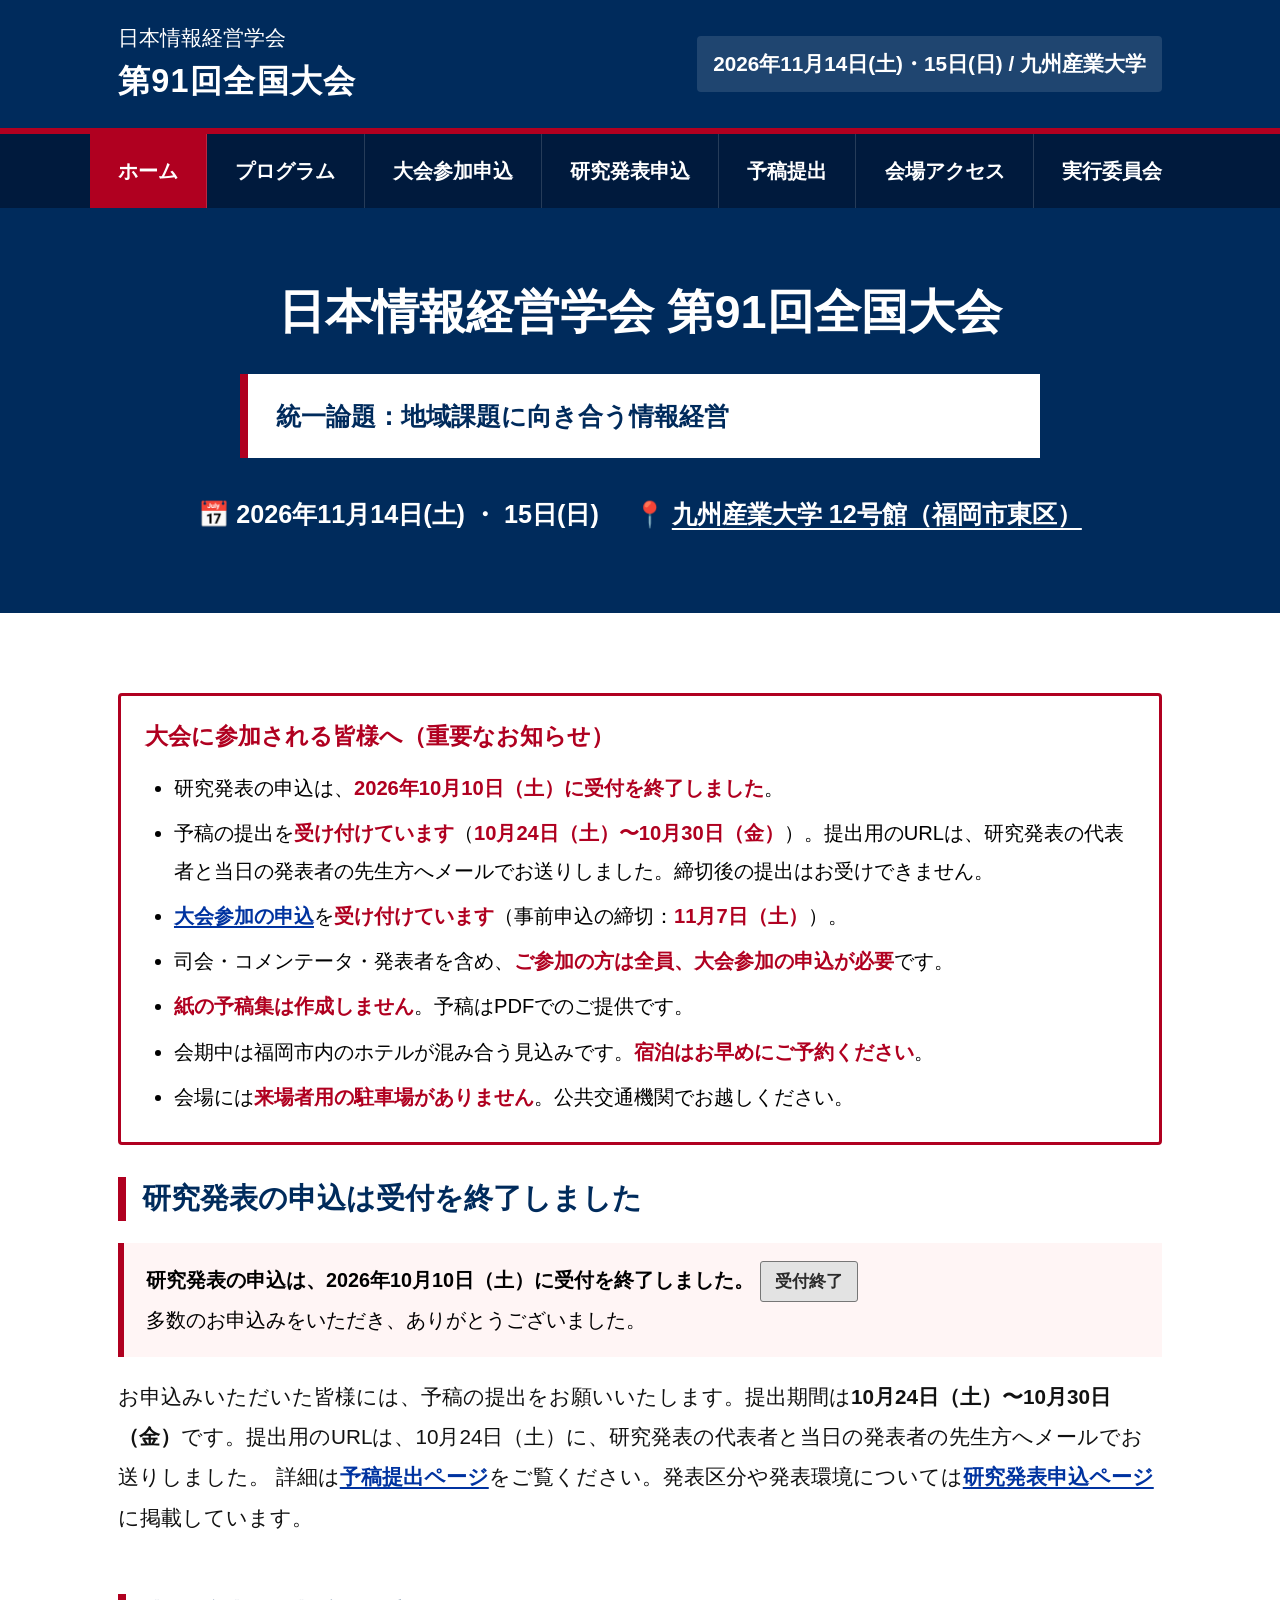
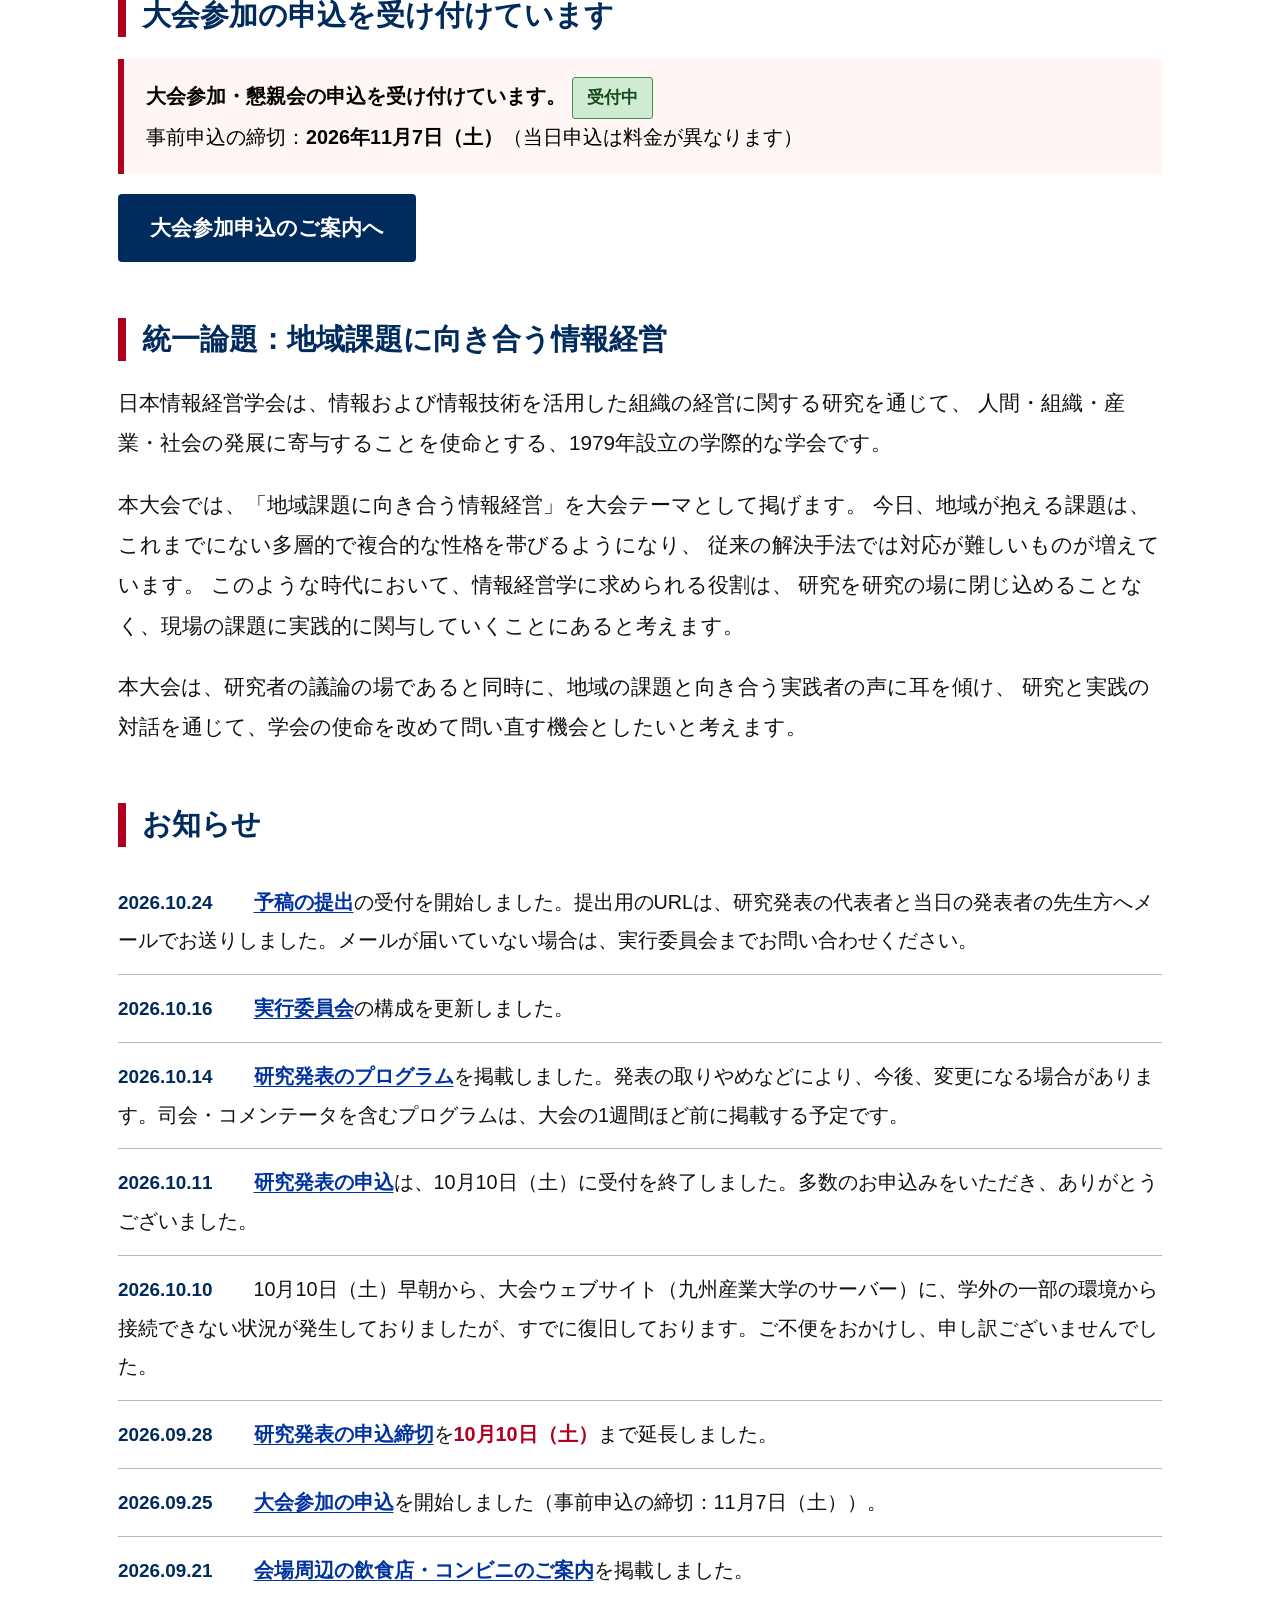
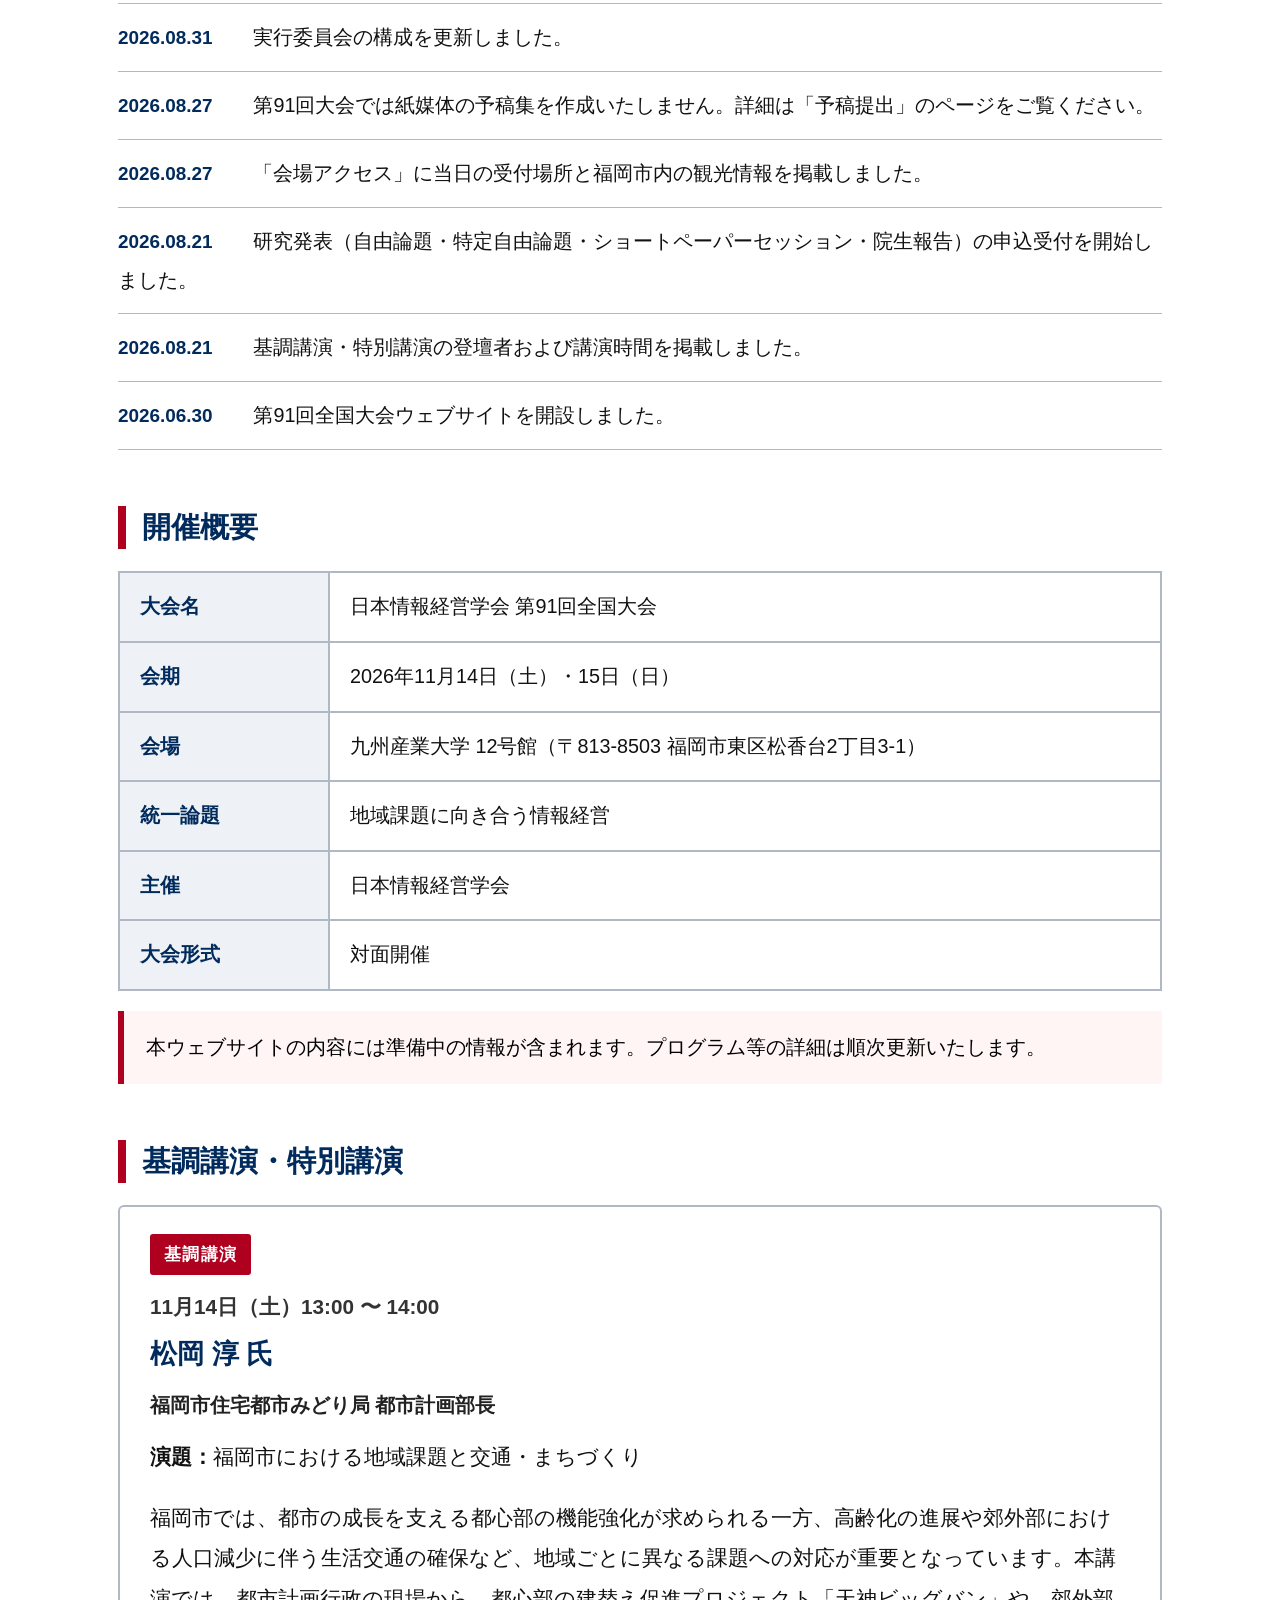
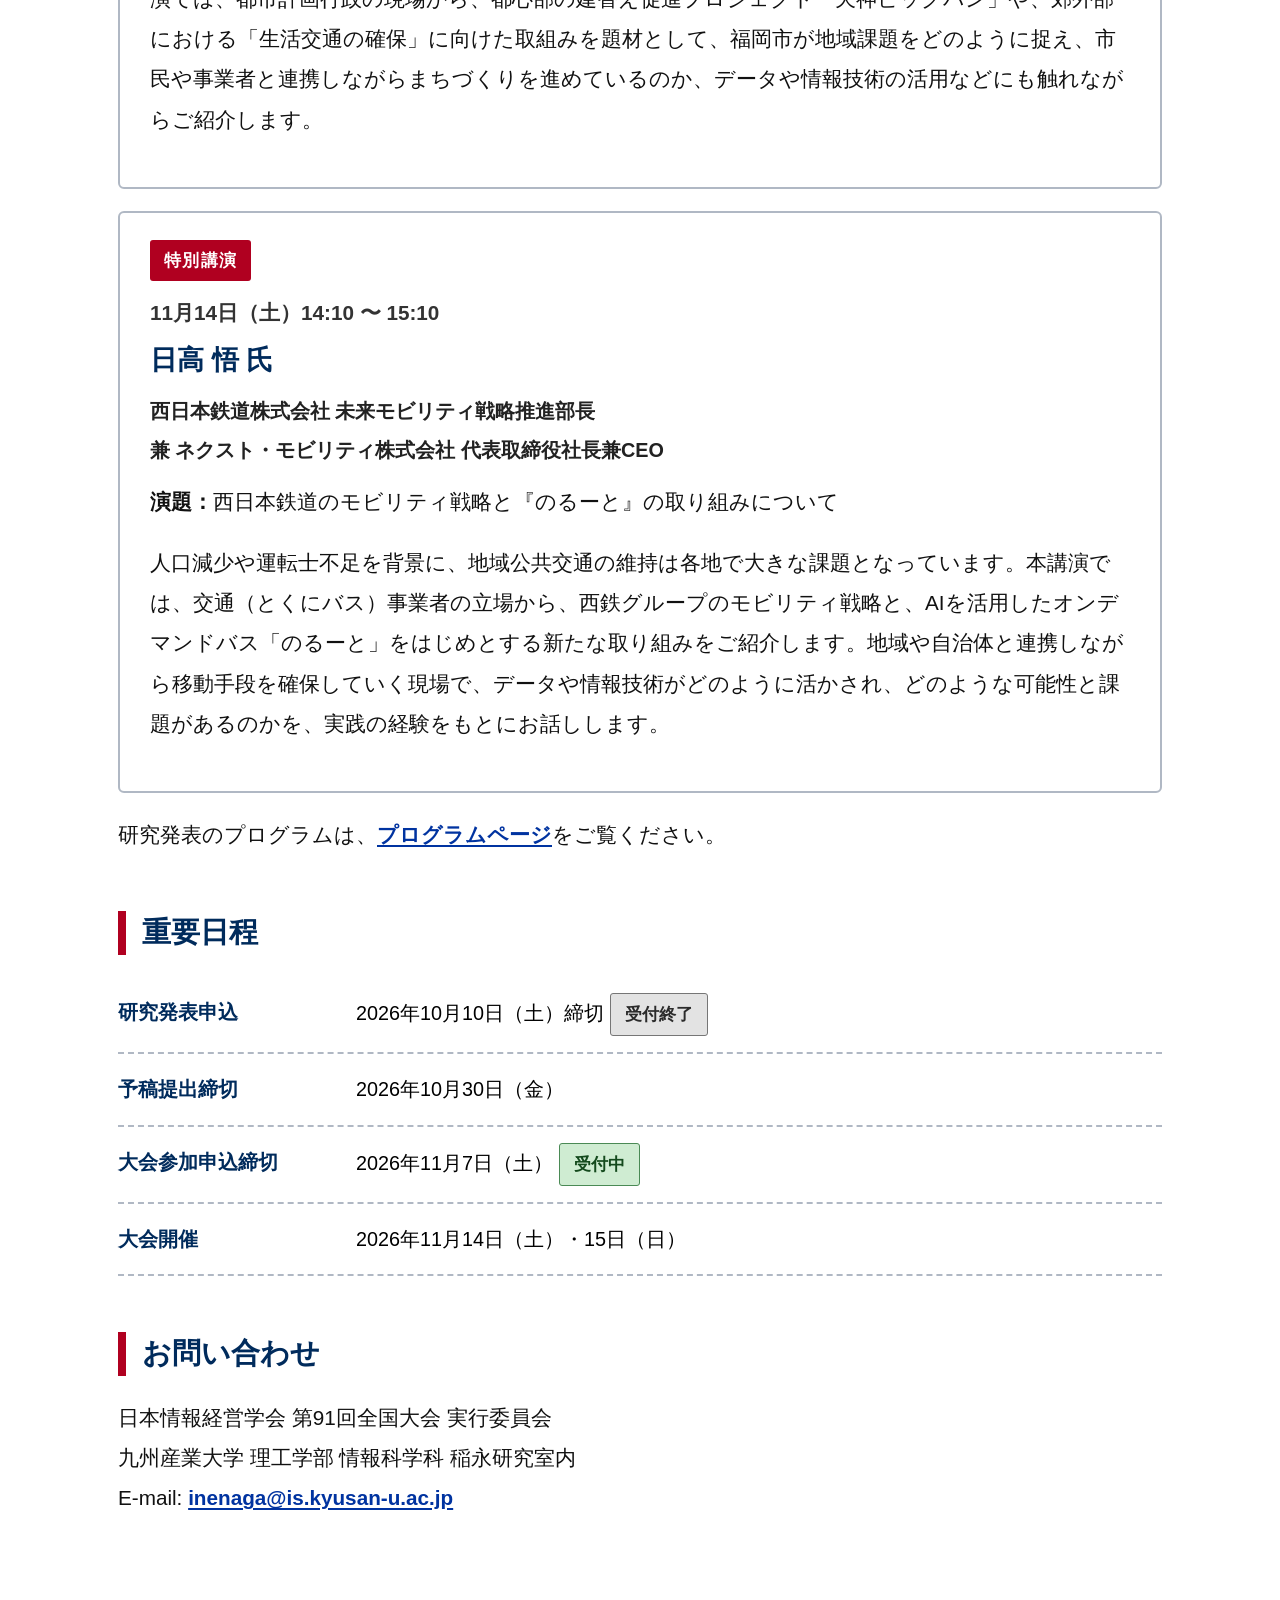
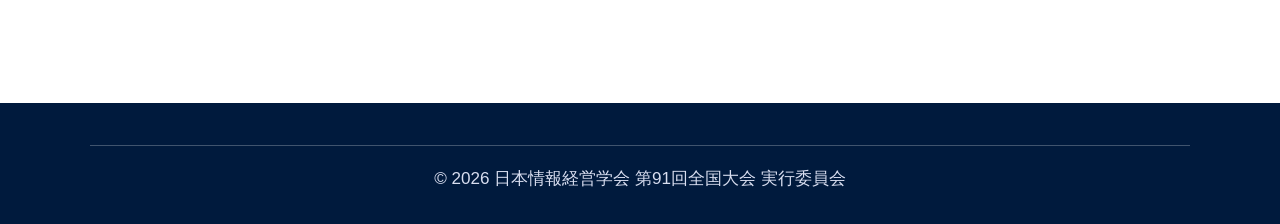
<file: index.html>
<!DOCTYPE html>
<html lang="ja">
<head>
<meta charset="UTF-8">
<meta name="viewport" content="width=device-width, initial-scale=1">
<title>日本情報経営学会 第91回全国大会</title>
<meta name="description" content="日本情報経営学会 第91回全国大会 公式ウェブサイト。2026年11月14日（土）・15日（日）、九州産業大学にて開催。大会参加の申込を受け付けています。">
<link rel="stylesheet" href="css/style.css?v=20261014">
</head>
<body>

<header class="site-header">
  <div class="site-header__inner">
    <h1 class="site-title">
      <a href="index.html">
        日本情報経営学会
        <strong>第91回全国大会</strong>
      </a>
    </h1>
    <div class="site-header__date">2026年11月14日(土)・15日(日) / 九州産業大学</div>
  </div>
</header>

<nav class="global-nav">
  <div class="global-nav__inner">
    <button class="nav-toggle" type="button" aria-expanded="false" aria-controls="global-nav-list" aria-label="メニューを開く">
      <span class="nav-toggle__icon" aria-hidden="true"><span></span><span></span><span></span></span>
      メニュー
    </button>
    <ul id="global-nav-list">
      <li><a href="index.html" class="is-current">ホーム</a></li>
      <li><a href="program.html">プログラム</a></li>
      <li><a href="registration.html">大会参加申込</a></li>
      <li><a href="submission.html">研究発表申込</a></li>
      <li><a href="proceedings.html">予稿提出</a></li>
      <li><a href="access.html">会場アクセス</a></li>
      <li><a href="committee.html">実行委員会</a></li>
    </ul>
  </div>
</nav>

<section class="hero">
  <h2 class="hero__title">日本情報経営学会 第91回全国大会</h2>
  <div class="hero__theme">
    <strong>統一論題：地域課題に向き合う情報経営</strong>
  </div>
  <div class="hero__meta">
    <span>📅 2026年11月14日(土) ・ 15日(日)</span>
    <span>📍 <a href="https://www.google.com/maps/search/?api=1&query=33.671211%2C130.446072" target="_blank" rel="noopener">九州産業大学 12号館（福岡市東区）</a></span>
  </div>
</section>

<main>

  <div class="keypoints">
    <h2 class="keypoints__title">大会に参加される皆様へ（重要なお知らせ）</h2>
    <ul>
      <li>研究発表の申込は、<span class="em">2026年10月10日（土）に受付を終了しました</span>。</li>
      <li>予稿の提出を<span class="em">受け付けています</span>（<span class="em">10月24日（土）〜10月30日（金）</span>）。提出用のURLは、研究発表の代表者と当日の発表者の先生方へメールでお送りしました。締切後の提出はお受けできません。</li>
      <li><a href="registration.html">大会参加の申込</a>を<span class="em">受け付けています</span>（事前申込の締切：<span class="em">11月7日（土）</span>）。</li>
      <li>司会・コメンテータ・発表者を含め、<span class="em">ご参加の方は全員、大会参加の申込が必要</span>です。</li>
      <li><span class="em">紙の予稿集は作成しません</span>。予稿はPDFでのご提供です。</li>
      <li>会期中は福岡市内のホテルが混み合う見込みです。<span class="em">宿泊はお早めにご予約ください</span>。</li>
      <li>会場には<span class="em">来場者用の駐車場がありません</span>。公共交通機関でお越しください。</li>
    </ul>
  </div>

  <section class="section">
    <h2 class="section__title">研究発表の申込は受付を終了しました</h2>
    <p class="note note--accent">
      <strong>研究発表の申込は、2026年10月10日（土）に受付を終了しました。</strong>
      <span class="badge badge--closed">受付終了</span><br>
      多数のお申込みをいただき、ありがとうございました。
    </p>
    <p>
      お申込みいただいた皆様には、予稿の提出をお願いいたします。提出期間は<strong>10月24日（土）〜10月30日（金）</strong>です。提出用のURLは、10月24日（土）に、研究発表の代表者と当日の発表者の先生方へメールでお送りしました。
      詳細は<a href="proceedings.html">予稿提出ページ</a>をご覧ください。発表区分や発表環境については<a href="submission.html">研究発表申込ページ</a>に掲載しています。
    </p>
  </section>

  <section class="section">
    <h2 class="section__title">大会参加の申込を受け付けています</h2>
    <p class="note note--accent">
      <strong>大会参加・懇親会の申込を受け付けています。</strong> <span class="badge badge--open">受付中</span><br>
      事前申込の締切：<strong>2026年11月7日（土）</strong>（当日申込は料金が異なります）
    </p>
    <p><a class="btn" href="registration.html">大会参加申込のご案内へ</a></p>
  </section>

  <section class="section">
    <h2 class="section__title">統一論題：地域課題に向き合う情報経営</h2>
    <p>
      日本情報経営学会は、情報および情報技術を活用した組織の経営に関する研究を通じて、
      人間・組織・産業・社会の発展に寄与することを使命とする、1979年設立の学際的な学会です。
    </p>
    <p>
      本大会では、「地域課題に向き合う情報経営」を大会テーマとして掲げます。
      今日、地域が抱える課題は、これまでにない多層的で複合的な性格を帯びるようになり、
      従来の解決手法では対応が難しいものが増えています。
      このような時代において、情報経営学に求められる役割は、
      研究を研究の場に閉じ込めることなく、現場の課題に実践的に関与していくことにあると考えます。
    </p>
    <p>
      本大会は、研究者の議論の場であると同時に、地域の課題と向き合う実践者の声に耳を傾け、
      研究と実践の対話を通じて、学会の使命を改めて問い直す機会としたいと考えます。
    </p>
  </section>

  <section class="section">
    <h2 class="section__title">お知らせ</h2>
    <ul class="news-list">
      <li>
        <time datetime="2026-10-24">2026.10.24</time>
        <a href="proceedings.html">予稿の提出</a>の受付を開始しました。提出用のURLは、研究発表の代表者と当日の発表者の先生方へメールでお送りしました。メールが届いていない場合は、実行委員会までお問い合わせください。
      </li>
      <li>
        <time datetime="2026-10-16">2026.10.16</time>
        <a href="committee.html">実行委員会</a>の構成を更新しました。
      </li>
      <li>
        <time datetime="2026-10-14">2026.10.14</time>
        <a href="program.html">研究発表のプログラム</a>を掲載しました。発表の取りやめなどにより、今後、変更になる場合があります。司会・コメンテータを含むプログラムは、大会の1週間ほど前に掲載する予定です。
      </li>
      <li>
        <time datetime="2026-10-11">2026.10.11</time>
        <a href="submission.html">研究発表の申込</a>は、10月10日（土）に受付を終了しました。多数のお申込みをいただき、ありがとうございました。
      </li>
      <li>
        <time datetime="2026-10-10">2026.10.10</time>
        10月10日（土）早朝から、大会ウェブサイト（九州産業大学のサーバー）に、学外の一部の環境から接続できない状況が発生しておりましたが、すでに復旧しております。ご不便をおかけし、申し訳ございませんでした。
      </li>
      <li>
        <time datetime="2026-09-28">2026.09.28</time>
        <a href="submission.html">研究発表の申込締切</a>を<strong class="em">10月10日（土）</strong>まで延長しました。
      </li>
      <li>
        <time datetime="2026-09-25">2026.09.25</time>
        <a href="registration.html">大会参加の申込</a>を開始しました（事前申込の締切：11月7日（土））。
      </li>
      <li>
        <time datetime="2026-09-21">2026.09.21</time>
        <a href="lunch.html">会場周辺の飲食店・コンビニのご案内</a>を掲載しました。
      </li>
      <li>
        <time datetime="2026-08-31">2026.08.31</time>
        実行委員会の構成を更新しました。
      </li>
      <li>
        <time datetime="2026-08-27">2026.08.27</time>
        第91回大会では紙媒体の予稿集を作成いたしません。詳細は「予稿提出」のページをご覧ください。
      </li>
      <li>
        <time datetime="2026-08-27">2026.08.27</time>
        「会場アクセス」に当日の受付場所と福岡市内の観光情報を掲載しました。
      </li>
      <li>
        <time datetime="2026-08-21">2026.08.21</time>
        研究発表（自由論題・特定自由論題・ショートペーパーセッション・院生報告）の申込受付を開始しました。
      </li>
      <li>
        <time datetime="2026-08-21">2026.08.21</time>
        基調講演・特別講演の登壇者および講演時間を掲載しました。
      </li>
      <li>
        <time datetime="2026-06-30">2026.06.30</time>
        第91回全国大会ウェブサイトを開設しました。
      </li>
    </ul>
  </section>

  <section class="section">
    <h2 class="section__title">開催概要</h2>
    <table class="info-table">
      <tbody>
        <tr><th>大会名</th><td>日本情報経営学会 第91回全国大会</td></tr>
        <tr><th>会期</th><td>2026年11月14日（土）・15日（日）</td></tr>
        <tr><th>会場</th><td>九州産業大学 12号館（〒813-8503 福岡市東区松香台2丁目3-1）</td></tr>
        <tr><th>統一論題</th><td>地域課題に向き合う情報経営</td></tr>
        <tr><th>主催</th><td>日本情報経営学会</td></tr>
        <tr><th>大会形式</th><td>対面開催</td></tr>
      </tbody>
    </table>
    <p class="note note--accent">
      本ウェブサイトの内容には準備中の情報が含まれます。プログラム等の詳細は順次更新いたします。
    </p>
  </section>

  <section class="section">
    <h2 class="section__title">基調講演・特別講演</h2>

    <div class="card">
      <span class="card__label">基調講演</span>
      <p style="margin:0 0 6px;font-weight:700;color:#333;">11月14日（土）13:00 〜 14:00</p>
      <h3 class="card__title">松岡 淳 氏</h3>
      <p class="card__affiliation">福岡市住宅都市みどり局 都市計画部長</p>
      <p><strong>演題：</strong>福岡市における地域課題と交通・まちづくり</p>
      <p>福岡市では、都市の成長を支える都心部の機能強化が求められる一方、高齢化の進展や郊外部における人口減少に伴う生活交通の確保など、地域ごとに異なる課題への対応が重要となっています。本講演では、都市計画行政の現場から、都心部の建替え促進プロジェクト「天神ビッグバン」や、郊外部における「生活交通の確保」に向けた取組みを題材として、福岡市が地域課題をどのように捉え、市民や事業者と連携しながらまちづくりを進めているのか、データや情報技術の活用などにも触れながらご紹介します。</p>
    </div>

    <div class="card">
      <span class="card__label">特別講演</span>
      <p style="margin:0 0 6px;font-weight:700;color:#333;">11月14日（土）14:10 〜 15:10</p>
      <h3 class="card__title">日高 悟 氏</h3>
      <p class="card__affiliation">西日本鉄道株式会社 未来モビリティ戦略推進部長<br>
        兼 ネクスト・モビリティ株式会社 代表取締役社長兼CEO</p>
      <p><strong>演題：</strong>西日本鉄道のモビリティ戦略と『のるーと』の取り組みについて</p>
      <p>人口減少や運転士不足を背景に、地域公共交通の維持は各地で大きな課題となっています。本講演では、交通（とくにバス）事業者の立場から、西鉄グループのモビリティ戦略と、AIを活用したオンデマンドバス「のるーと」をはじめとする新たな取り組みをご紹介します。地域や自治体と連携しながら移動手段を確保していく現場で、データや情報技術がどのように活かされ、どのような可能性と課題があるのかを、実践の経験をもとにお話しします。</p>
    </div>

    <p>研究発表のプログラムは、<a href="program.html">プログラムページ</a>をご覧ください。</p>
  </section>

  <section class="section">
    <h2 class="section__title">重要日程</h2>
    <ul class="schedule-list">
      <li>
        <span class="schedule-list__date">研究発表申込</span>
        <span class="schedule-list__item">2026年10月10日（土）締切 <span class="badge badge--closed">受付終了</span></span>
      </li>
      <li>
        <span class="schedule-list__date">予稿提出締切</span>
        <span class="schedule-list__item">2026年10月30日（金）</span>
      </li>
      <li>
        <span class="schedule-list__date">大会参加申込締切</span>
        <span class="schedule-list__item">2026年11月7日（土） <span class="badge badge--open">受付中</span></span>
      </li>
      <li>
        <span class="schedule-list__date">大会開催</span>
        <span class="schedule-list__item">2026年11月14日（土）・15日（日）</span>
      </li>
    </ul>
  </section>

  <section class="section">
    <h2 class="section__title">お問い合わせ</h2>
    <p>
      日本情報経営学会 第91回全国大会 実行委員会<br>
      九州産業大学 理工学部 情報科学科 稲永研究室内<br>
      E-mail: <span class="js-mail" data-m="pj.ca.u-nasuyk.si@aganeni">inenaga [at] is.kyusan-u.ac.jp</span>
    </p>
  </section>

</main>

<footer class="site-footer">
  <div class="site-footer__inner">
    <p class="copyright">© 2026 日本情報経営学会 第91回全国大会 実行委員会</p>
  </div>
</footer>

<script src="js/nav.js?v=20260921"></script>

</body>
</html>
</file>
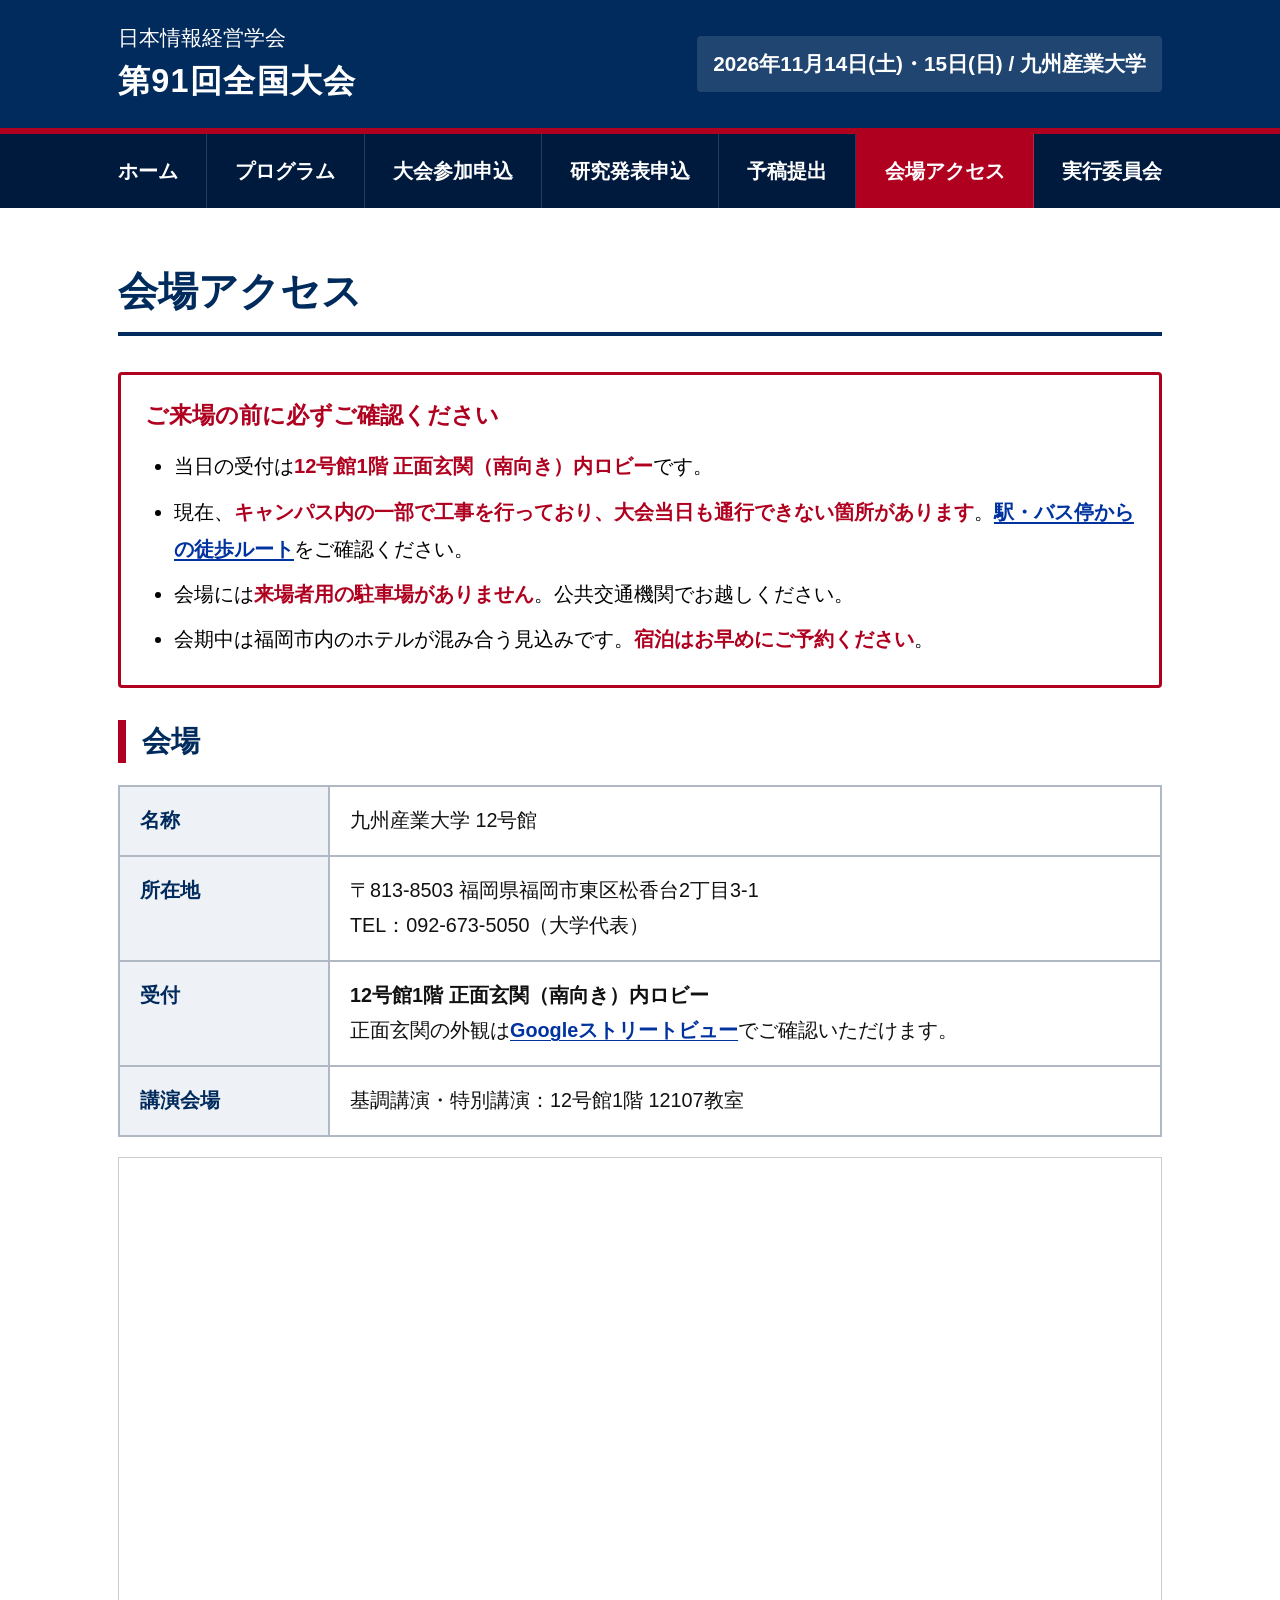
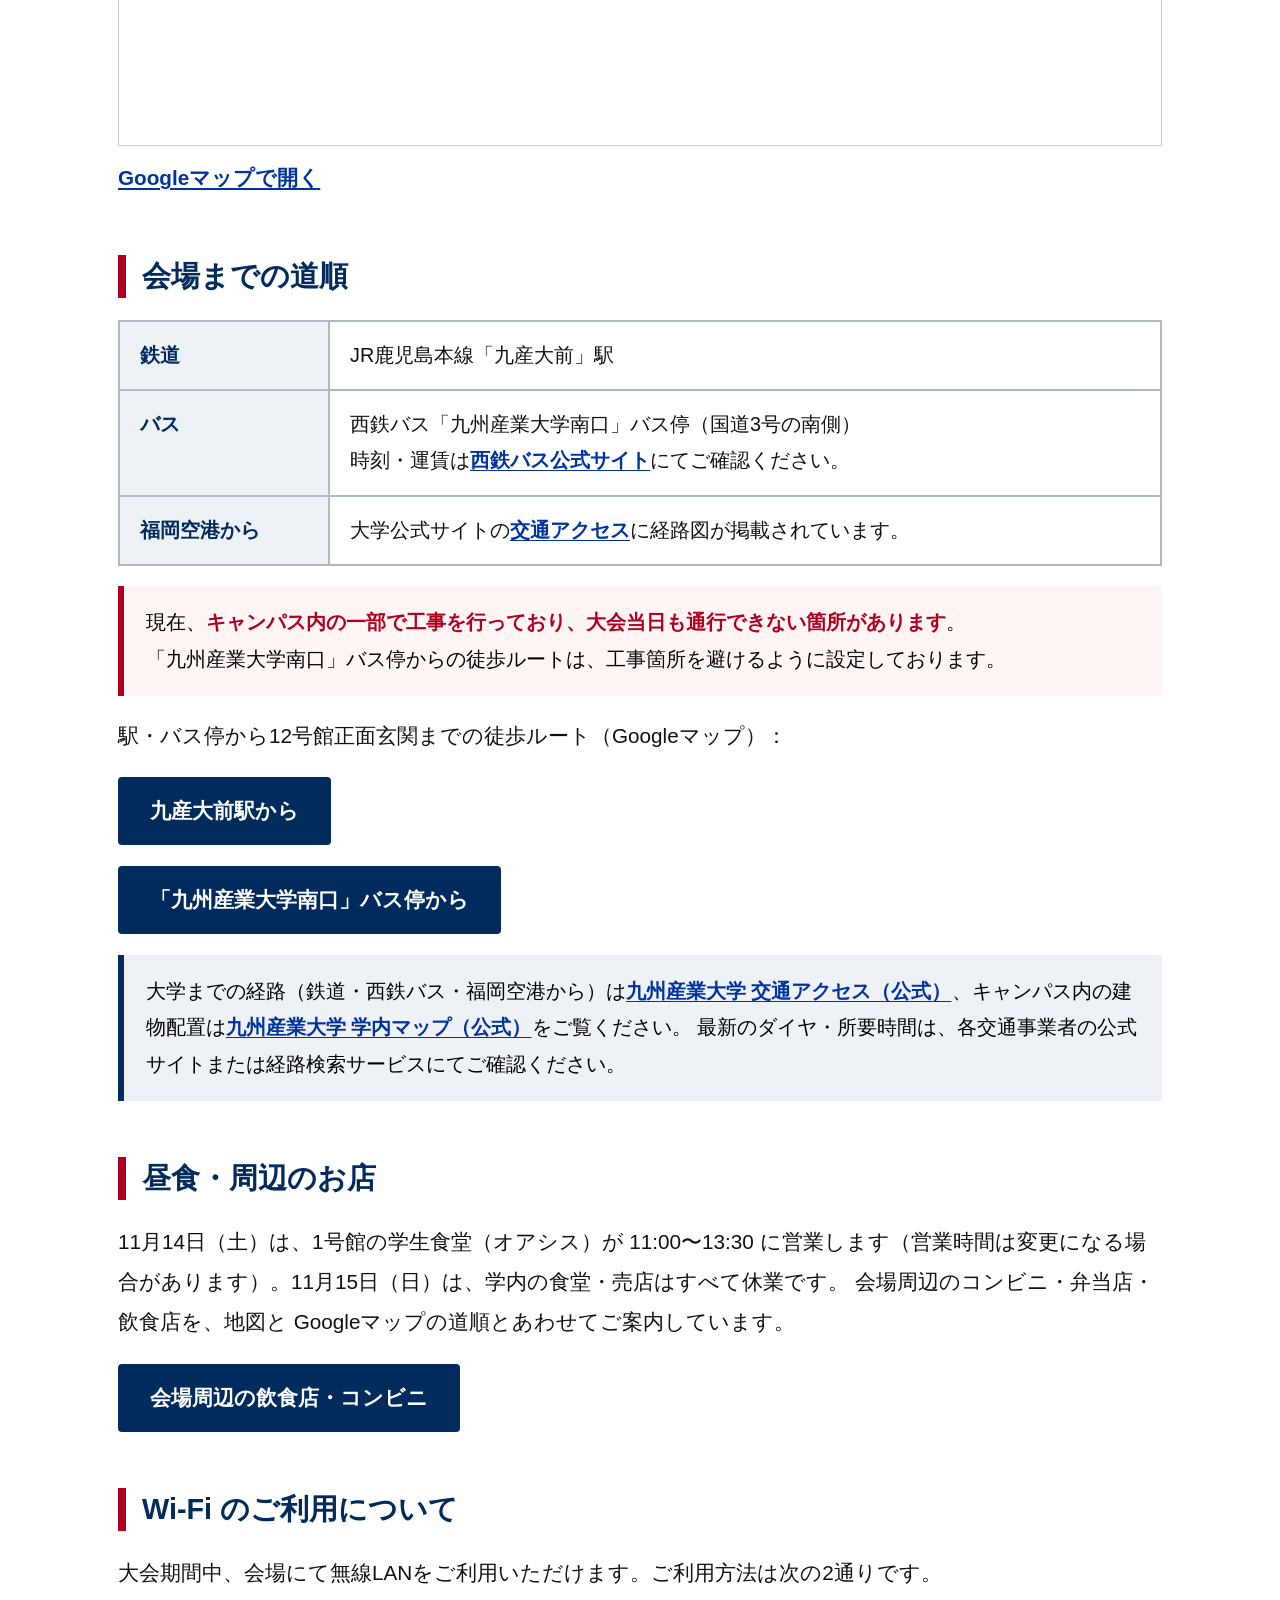
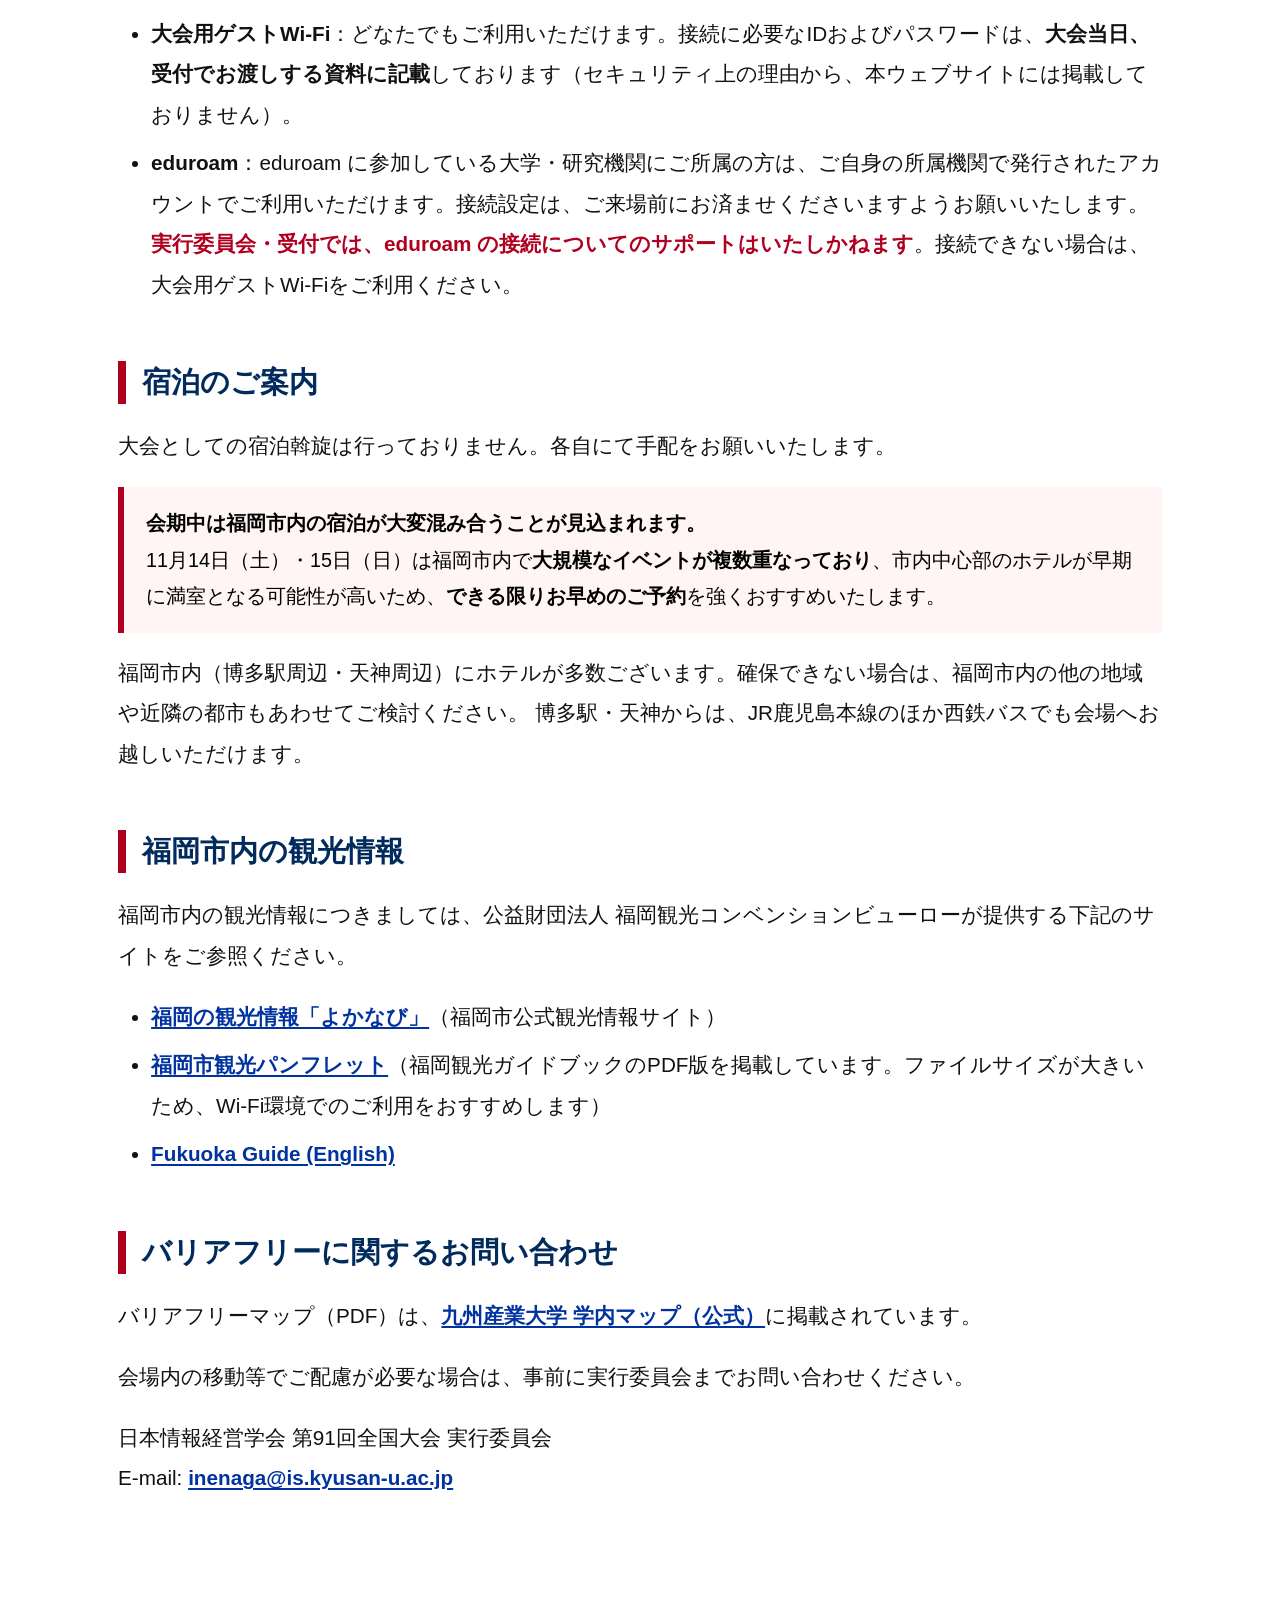
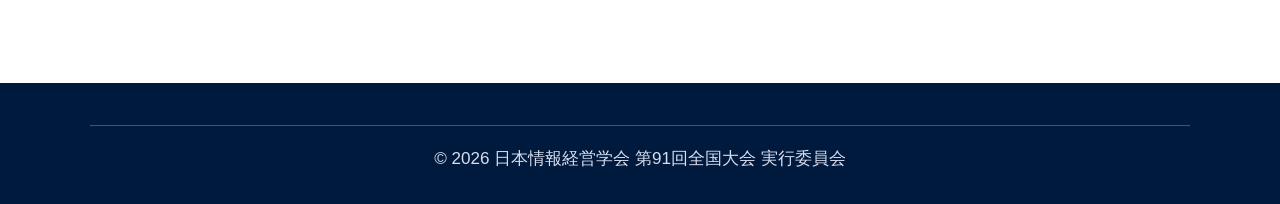
<file: access.html>
<!DOCTYPE html>
<html lang="ja">
<head>
<meta charset="UTF-8">
<meta name="viewport" content="width=device-width, initial-scale=1">
<title>会場アクセス｜日本情報経営学会 第91回全国大会</title>
<meta name="description" content="日本情報経営学会 第91回全国大会の会場（九州産業大学 12号館）へのアクセス情報">
<link rel="stylesheet" href="css/style.css?v=20260923">
</head>
<body>

<header class="site-header">
  <div class="site-header__inner">
    <h1 class="site-title">
      <a href="index.html">
        日本情報経営学会
        <strong>第91回全国大会</strong>
      </a>
    </h1>
    <div class="site-header__date">2026年11月14日(土)・15日(日) / 九州産業大学</div>
  </div>
</header>

<nav class="global-nav">
  <div class="global-nav__inner">
    <button class="nav-toggle" type="button" aria-expanded="false" aria-controls="global-nav-list" aria-label="メニューを開く">
      <span class="nav-toggle__icon" aria-hidden="true"><span></span><span></span><span></span></span>
      メニュー
    </button>
    <ul id="global-nav-list">
      <li><a href="index.html">ホーム</a></li>
      <li><a href="program.html">プログラム</a></li>
      <li><a href="registration.html">大会参加申込</a></li>
      <li><a href="submission.html">研究発表申込</a></li>
      <li><a href="proceedings.html">予稿提出</a></li>
      <li><a href="access.html" class="is-current">会場アクセス</a></li>
      <li><a href="committee.html">実行委員会</a></li>
    </ul>
  </div>
</nav>

<main>
  <h2 class="page-title">会場アクセス</h2>

  <div class="keypoints">
    <h3 class="keypoints__title">ご来場の前に必ずご確認ください</h3>
    <ul>
      <li>当日の受付は<span class="em">12号館1階 正面玄関（南向き）内ロビー</span>です。</li>
      <li>現在、<span class="em">キャンパス内の一部で工事を行っており、大会当日も通行できない箇所があります</span>。<a href="#route">駅・バス停からの徒歩ルート</a>をご確認ください。</li>
      <li>会場には<span class="em">来場者用の駐車場がありません</span>。公共交通機関でお越しください。</li>
      <li>会期中は福岡市内のホテルが混み合う見込みです。<span class="em">宿泊はお早めにご予約ください</span>。</li>
    </ul>
  </div>

  <section class="section">
    <h3 class="section__title">会場</h3>
    <table class="info-table">
      <tbody>
        <tr><th>名称</th><td>九州産業大学 12号館</td></tr>
        <tr><th>所在地</th><td>〒813-8503 福岡県福岡市東区松香台2丁目3-1<br>TEL：092-673-5050（大学代表）</td></tr>
        <tr><th>受付</th><td><strong>12号館1階 正面玄関（南向き）内ロビー</strong><br>正面玄関の外観は<a href="https://maps.app.goo.gl/hoxFYDVe72LBRwoc7" target="_blank" rel="noopener">Googleストリートビュー</a>でご確認いただけます。</td></tr>
        <tr><th>講演会場</th><td>基調講演・特別講演：12号館1階 12107教室</td></tr>
      </tbody>
    </table>
    <div class="map-embed">
      <iframe src="https://maps.google.com/maps?q=33.671211,130.446072&amp;z=17&amp;hl=ja&amp;output=embed" title="九州産業大学 12号館 周辺地図" style="border:0;" allowfullscreen loading="lazy" referrerpolicy="strict-origin-when-cross-origin"></iframe>
    </div>
    <p><a href="https://www.google.com/maps/search/?api=1&query=33.671211%2C130.446072" target="_blank" rel="noopener">Googleマップで開く</a></p>
  </section>

  <section class="section" id="route">
    <h3 class="section__title">会場までの道順</h3>
    <table class="info-table">
      <tbody>
        <tr><th>鉄道</th><td>JR鹿児島本線「九産大前」駅</td></tr>
        <tr><th>バス</th><td>西鉄バス「九州産業大学南口」バス停（国道3号の南側）<br>時刻・運賃は<a href="https://www.nishitetsu.jp/bus/" target="_blank" rel="noopener">西鉄バス公式サイト</a>にてご確認ください。</td></tr>
        <tr><th>福岡空港から</th><td>大学公式サイトの<a href="https://www.kyusan-u.ac.jp/guide/summary/access.html" target="_blank" rel="noopener">交通アクセス</a>に経路図が掲載されています。</td></tr>
      </tbody>
    </table>
    <p class="note note--accent">現在、<strong class="em">キャンパス内の一部で工事を行っており、大会当日も通行できない箇所があります</strong>。<br>
      「九州産業大学南口」バス停からの徒歩ルートは、工事箇所を避けるように設定しております。</p>
    <p>駅・バス停から12号館正面玄関までの徒歩ルート（Googleマップ）：</p>
    <p>
      <a class="btn" href="https://www.google.com/maps/dir/?api=1&amp;origin=%E4%B9%9D%E7%94%A3%E5%A4%A7%E5%89%8D%E9%A7%85&amp;destination=33.6711389%2C130.4461111&amp;travelmode=walking" target="_blank" rel="noopener">九産大前駅から</a>
    </p>
    <p>
      <a class="btn" href="https://www.google.com/maps/dir/?api=1&amp;origin=33.6681094%2C130.4457143&amp;destination=33.6711389%2C130.4461111&amp;waypoints=33.6692569%2C130.4444054&amp;travelmode=walking" target="_blank" rel="noopener">「九州産業大学南口」バス停から</a>
    </p>
    <p class="note">
      大学までの経路（鉄道・西鉄バス・福岡空港から）は<a href="https://www.kyusan-u.ac.jp/guide/summary/access.html" target="_blank" rel="noopener">九州産業大学 交通アクセス（公式）</a>、キャンパス内の建物配置は<a href="https://www.kyusan-u.ac.jp/guide/summary/campus.html" target="_blank" rel="noopener">九州産業大学 学内マップ（公式）</a>をご覧ください。
      最新のダイヤ・所要時間は、各交通事業者の公式サイトまたは経路検索サービスにてご確認ください。
    </p>
  </section>

  <section class="section">
    <h3 class="section__title">昼食・周辺のお店</h3>
    <p>
      11月14日（土）は、1号館の学生食堂（オアシス）が 11:00〜13:30 に営業します（営業時間は変更になる場合があります）。11月15日（日）は、学内の食堂・売店はすべて休業です。
      会場周辺のコンビニ・弁当店・飲食店を、地図と Googleマップの道順とあわせてご案内しています。
    </p>
    <p>
      <a class="btn" href="lunch.html">会場周辺の飲食店・コンビニ</a>
    </p>
  </section>

  <section class="section">
    <h3 class="section__title">Wi-Fi のご利用について</h3>
    <p>大会期間中、会場にて無線LANをご利用いただけます。ご利用方法は次の2通りです。</p>
    <ul>
      <li><strong>大会用ゲストWi-Fi</strong>：どなたでもご利用いただけます。接続に必要なIDおよびパスワードは、<strong>大会当日、受付でお渡しする資料に記載</strong>しております（セキュリティ上の理由から、本ウェブサイトには掲載しておりません）。</li>
      <li><strong>eduroam</strong>：eduroam に参加している大学・研究機関にご所属の方は、ご自身の所属機関で発行されたアカウントでご利用いただけます。接続設定は、ご来場前にお済ませくださいますようお願いいたします。<span class="em">実行委員会・受付では、eduroam の接続についてのサポートはいたしかねます</span>。接続できない場合は、大会用ゲストWi-Fiをご利用ください。</li>
    </ul>
  </section>

  <section class="section">
    <h3 class="section__title">宿泊のご案内</h3>
    <p>大会としての宿泊斡旋は行っておりません。各自にて手配をお願いいたします。</p>
    <p class="note note--accent">
      <strong>会期中は福岡市内の宿泊が大変混み合うことが見込まれます。</strong><br>
      11月14日（土）・15日（日）は福岡市内で<strong>大規模なイベントが複数重なっており</strong>、市内中心部のホテルが早期に満室となる可能性が高いため、<strong>できる限りお早めのご予約</strong>を強くおすすめいたします。
    </p>
    <p>
      福岡市内（博多駅周辺・天神周辺）にホテルが多数ございます。確保できない場合は、福岡市内の他の地域や近隣の都市もあわせてご検討ください。
      博多駅・天神からは、JR鹿児島本線のほか西鉄バスでも会場へお越しいただけます。
    </p>
  </section>

  <section class="section">
    <h3 class="section__title">福岡市内の観光情報</h3>
    <p>
      福岡市内の観光情報につきましては、公益財団法人 福岡観光コンベンションビューローが提供する下記のサイトをご参照ください。
    </p>
    <ul>
      <li><a href="https://yokanavi.com/" target="_blank" rel="noopener">福岡の観光情報「よかなび」</a>（福岡市公式観光情報サイト）</li>
      <li><a href="https://www.welcome-fukuoka.or.jp/travelinfo/pamphlet/" target="_blank" rel="noopener">福岡市観光パンフレット</a>（福岡観光ガイドブックのPDF版を掲載しています。ファイルサイズが大きいため、Wi-Fi環境でのご利用をおすすめします）</li>
      <li><a href="https://www.welcome-fukuoka.or.jp/english/convention/fukuoka/guide/" target="_blank" rel="noopener">Fukuoka Guide (English)</a></li>
    </ul>
  </section>

  <section class="section">
    <h3 class="section__title">バリアフリーに関するお問い合わせ</h3>
    <p>バリアフリーマップ（PDF）は、<a href="https://www.kyusan-u.ac.jp/guide/summary/campus.html" target="_blank" rel="noopener">九州産業大学 学内マップ（公式）</a>に掲載されています。</p>
    <p>会場内の移動等でご配慮が必要な場合は、事前に実行委員会までお問い合わせください。</p>
    <p>
      日本情報経営学会 第91回全国大会 実行委員会<br>
      E-mail: <span class="js-mail" data-m="pj.ca.u-nasuyk.si@aganeni">inenaga [at] is.kyusan-u.ac.jp</span>
    </p>
  </section>

</main>

<footer class="site-footer">
  <div class="site-footer__inner">
    <p class="copyright">© 2026 日本情報経営学会 第91回全国大会 実行委員会</p>
  </div>
</footer>

<script src="js/nav.js?v=20260921"></script>

</body>
</html>
</file>
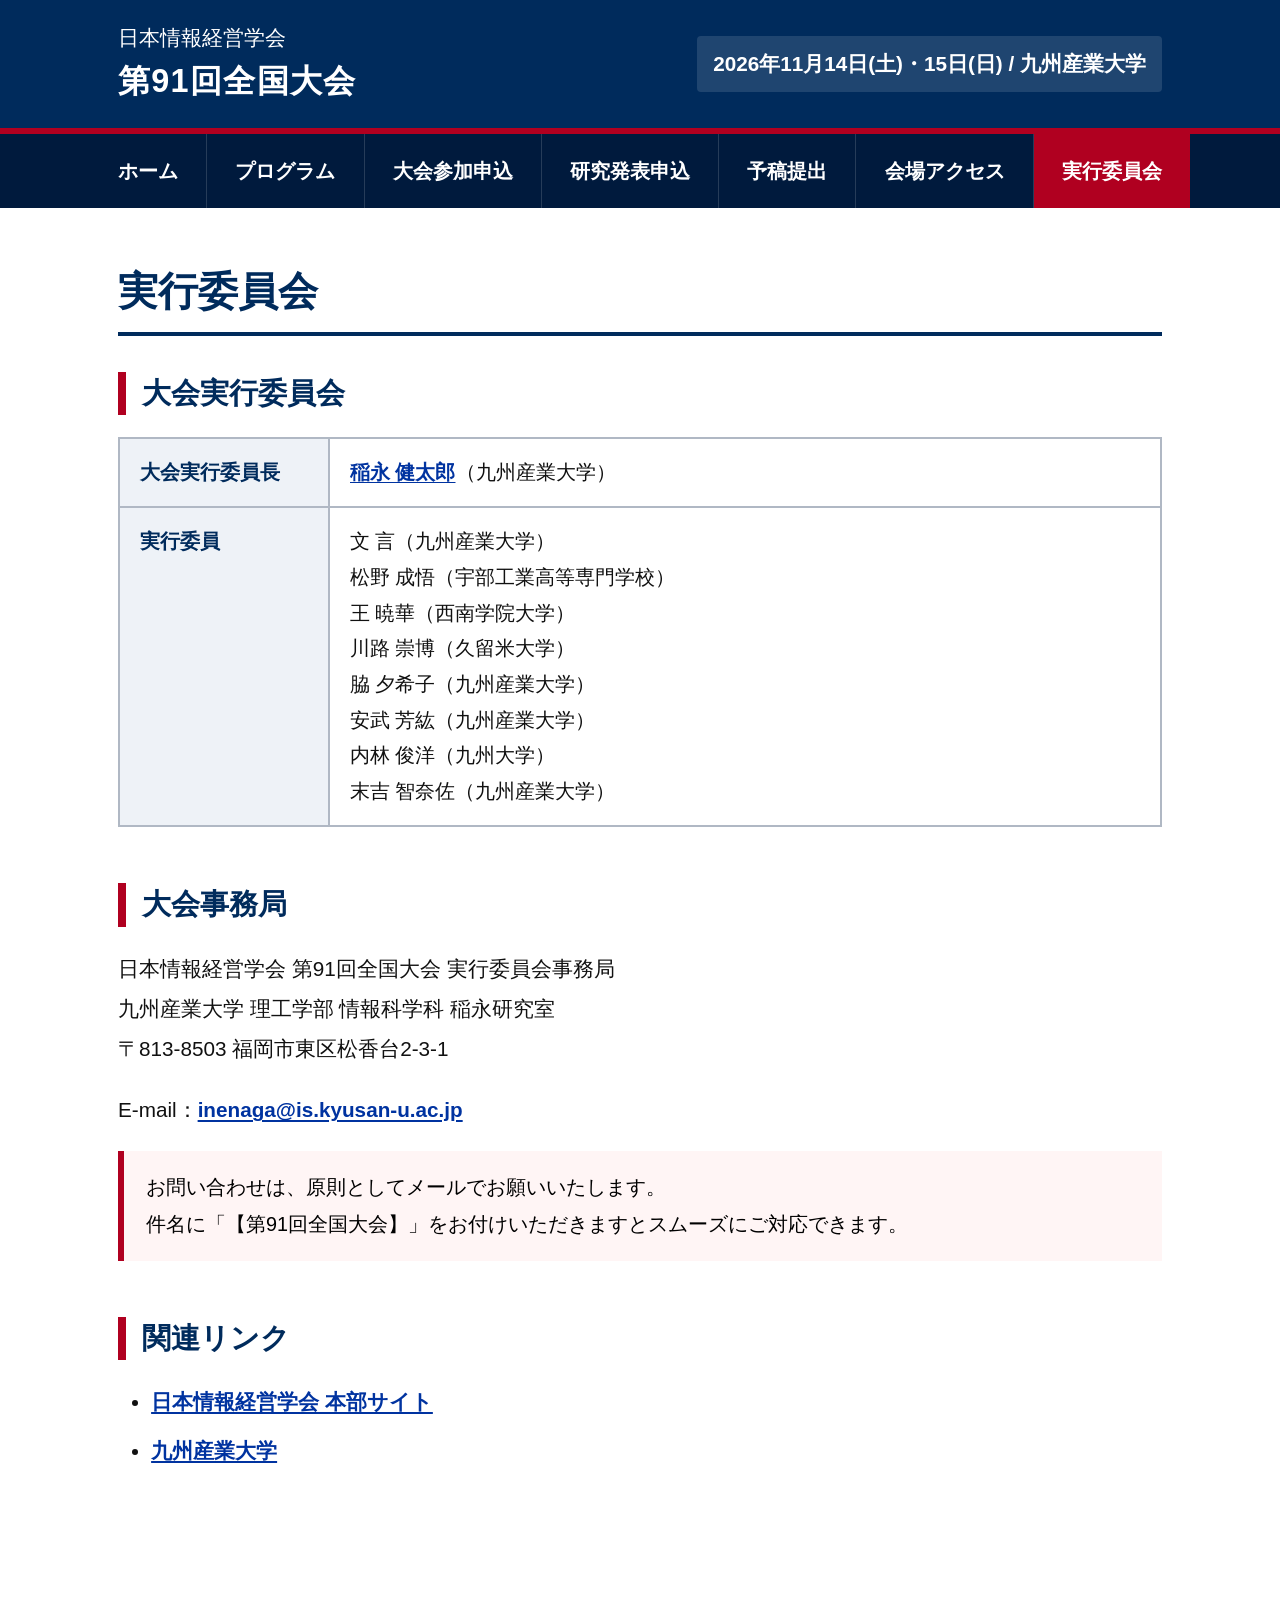
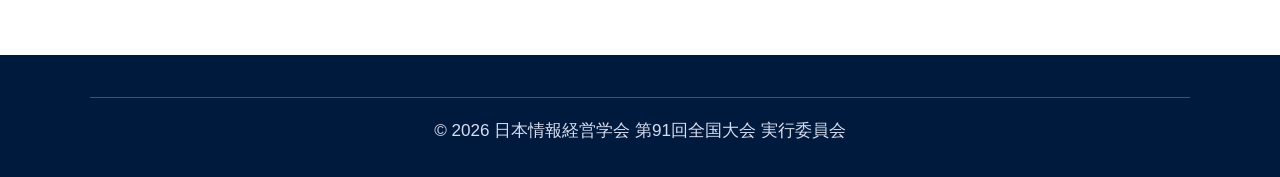
<file: committee.html>
<!DOCTYPE html>
<html lang="ja">
<head>
<meta charset="UTF-8">
<meta name="viewport" content="width=device-width, initial-scale=1">
<title>実行委員会｜日本情報経営学会 第91回全国大会</title>
<meta name="description" content="日本情報経営学会 第91回全国大会 実行委員会のご案内">
<link rel="stylesheet" href="css/style.css">
</head>
<body>

<header class="site-header">
  <div class="site-header__inner">
    <h1 class="site-title">
      <a href="index.html">
        日本情報経営学会
        <strong>第91回全国大会</strong>
      </a>
    </h1>
    <div class="site-header__date">2026年11月14日(土)・15日(日) / 九州産業大学</div>
  </div>
</header>

<nav class="global-nav">
  <div class="global-nav__inner">
    <button class="nav-toggle" type="button" aria-expanded="false" aria-controls="global-nav-list" aria-label="メニューを開く">
      <span class="nav-toggle__icon" aria-hidden="true"><span></span><span></span><span></span></span>
      メニュー
    </button>
    <ul id="global-nav-list">
      <li><a href="index.html">ホーム</a></li>
      <li><a href="program.html">プログラム</a></li>
      <li><a href="registration.html">大会参加申込</a></li>
      <li><a href="submission.html">研究発表申込</a></li>
      <li><a href="proceedings.html">予稿提出</a></li>
      <li><a href="access.html">会場アクセス</a></li>
      <li><a href="committee.html" class="is-current">実行委員会</a></li>
    </ul>
  </div>
</nav>

<main>
  <h2 class="page-title">実行委員会</h2>

  <section class="section">
    <h3 class="section__title">大会実行委員会</h3>
    <table class="info-table">
      <tbody>
        <tr><th>大会実行委員長</th><td><a href="https://www.is.kyusan-u.ac.jp/~inenaga/" target="_blank" rel="noopener">稲永 健太郎</a>（九州産業大学）</td></tr>
        <tr><th>実行委員</th><td>文 言（九州産業大学）<br>松野 成悟（宇部工業高等専門学校）<br>王 暁華（西南学院大学）<br>川路 崇博（久留米大学）<br>脇 夕希子（九州産業大学）<br>安武 芳紘（九州産業大学）<br>内林 俊洋（九州大学）<br>末吉 智奈佐（九州産業大学）</td></tr>
      </tbody>
    </table>
  </section>

  <section class="section">
    <h3 class="section__title">大会事務局</h3>
    <p>
      日本情報経営学会 第91回全国大会 実行委員会事務局<br>
      九州産業大学 理工学部 情報科学科 稲永研究室<br>
      〒813-8503 福岡市東区松香台2-3-1
    </p>
    <p>
      E-mail：<span class="js-mail" data-m="pj.ca.u-nasuyk.si@aganeni">inenaga [at] is.kyusan-u.ac.jp</span>
    </p>
    <p class="note note--accent">
      お問い合わせは、原則としてメールでお願いいたします。<br>
      件名に「【第91回全国大会】」をお付けいただきますとスムーズにご対応できます。
    </p>
  </section>

  <section class="section">
    <h3 class="section__title">関連リンク</h3>
    <ul>
      <li><a href="https://jsim.gr.jp/" target="_blank" rel="noopener">日本情報経営学会 本部サイト</a></li>
      <li><a href="https://www.kyusan-u.ac.jp/" target="_blank" rel="noopener">九州産業大学</a></li>
    </ul>
  </section>

</main>

<footer class="site-footer">
  <div class="site-footer__inner">
    <p class="copyright">© 2026 日本情報経営学会 第91回全国大会 実行委員会</p>
  </div>
</footer>

<script src="js/nav.js?v=20260921"></script>

</body>
</html>
</file>
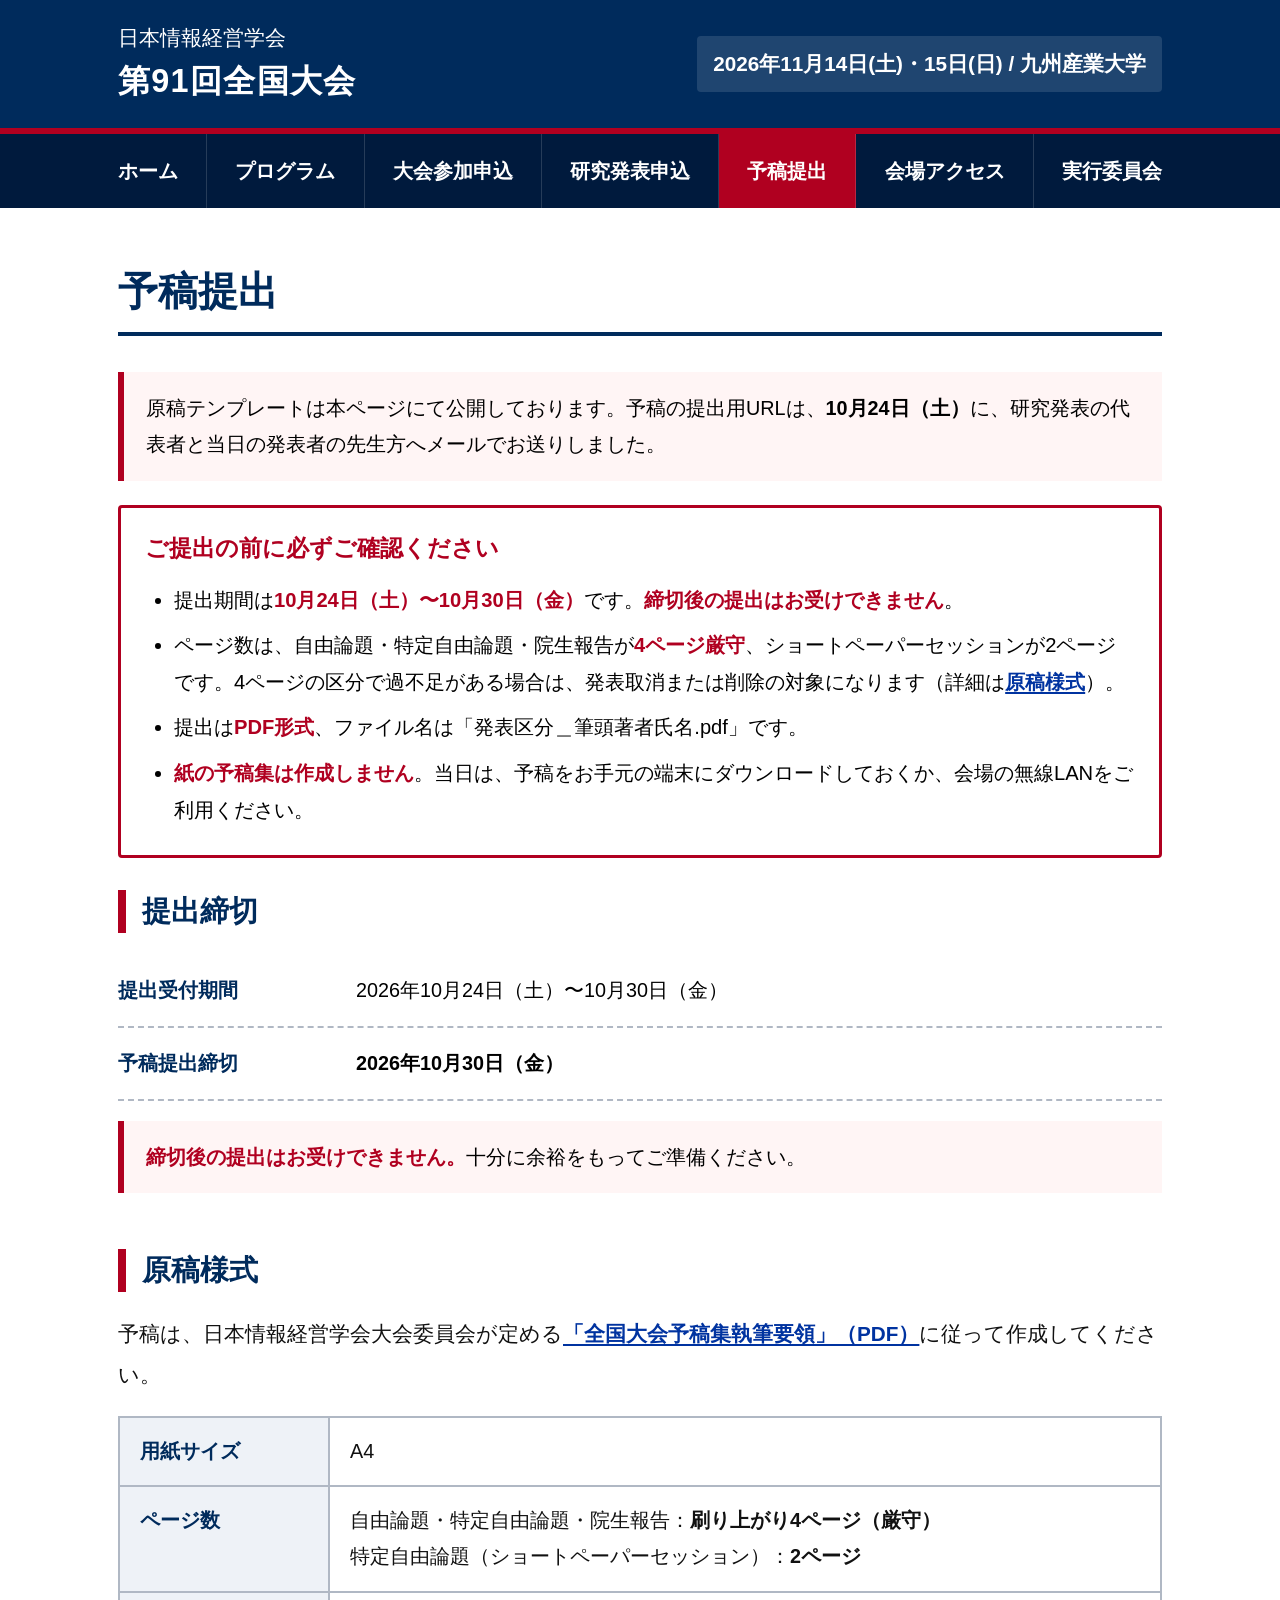
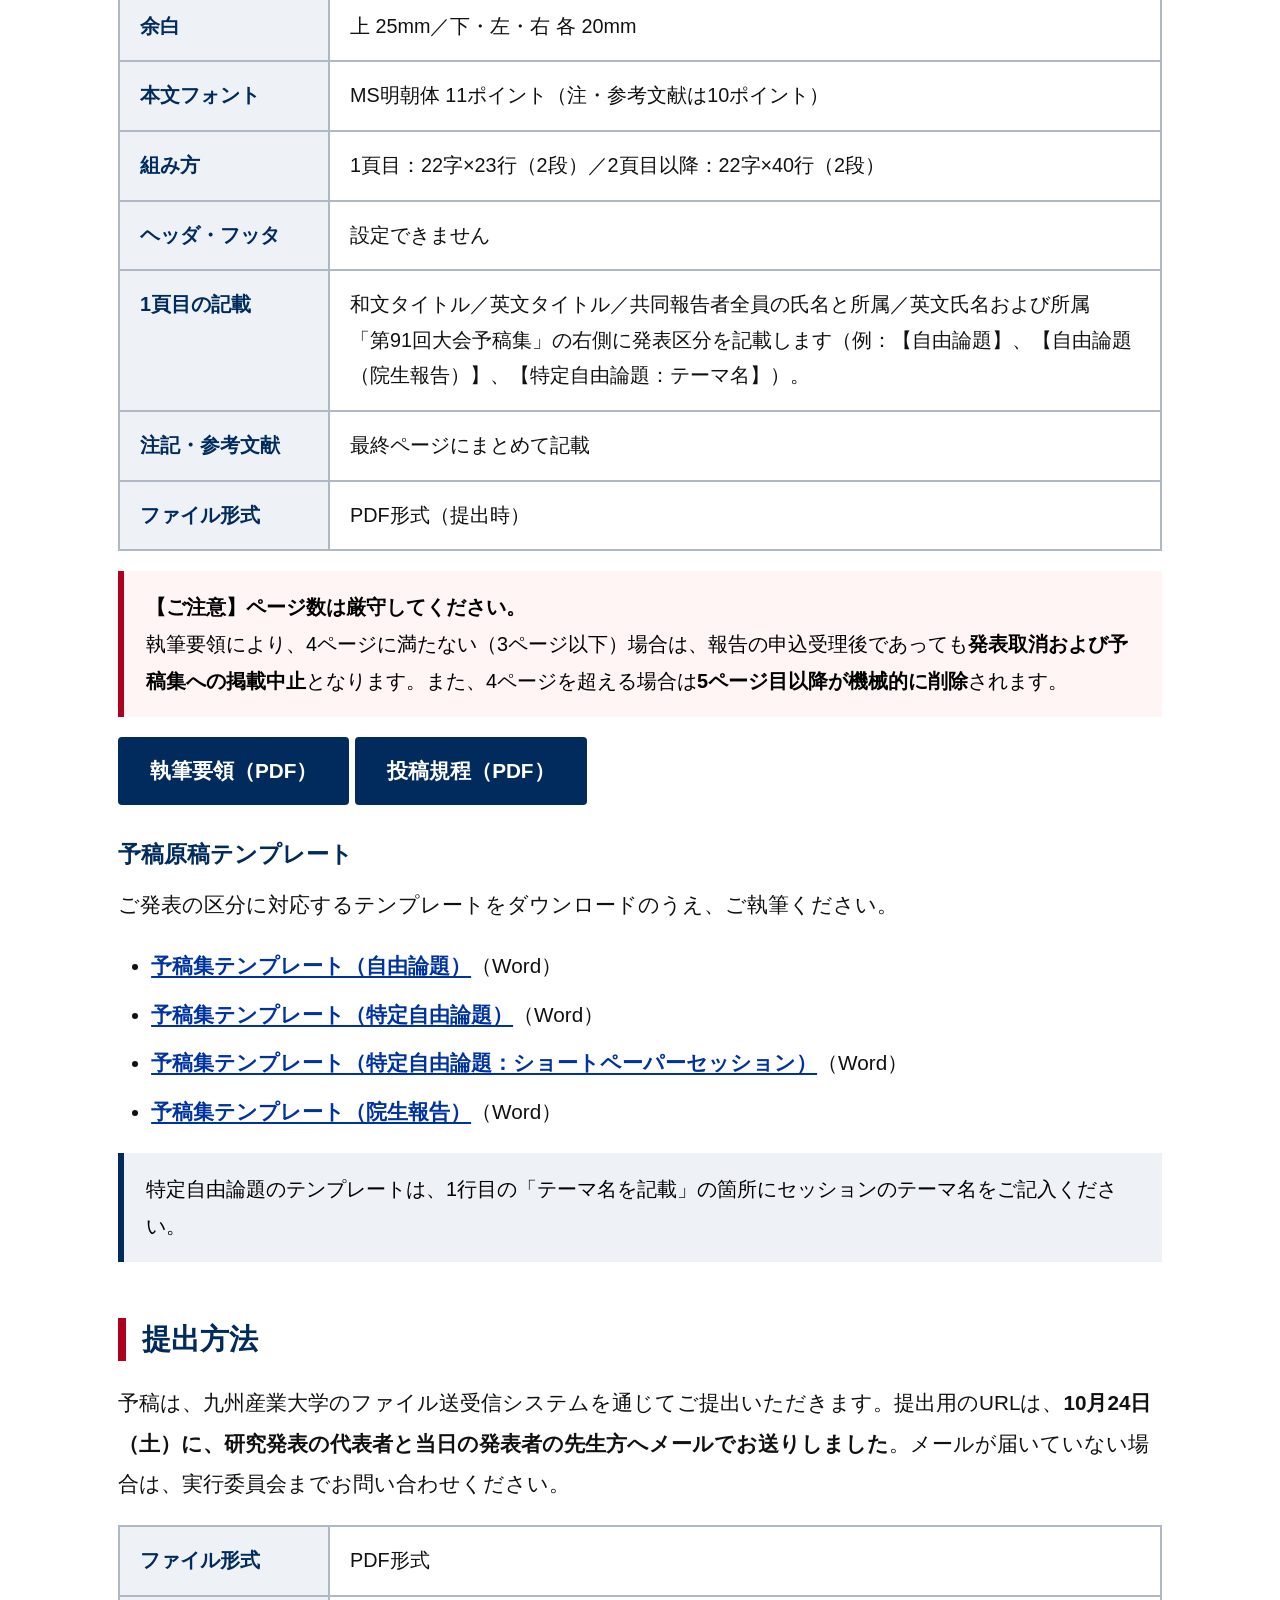
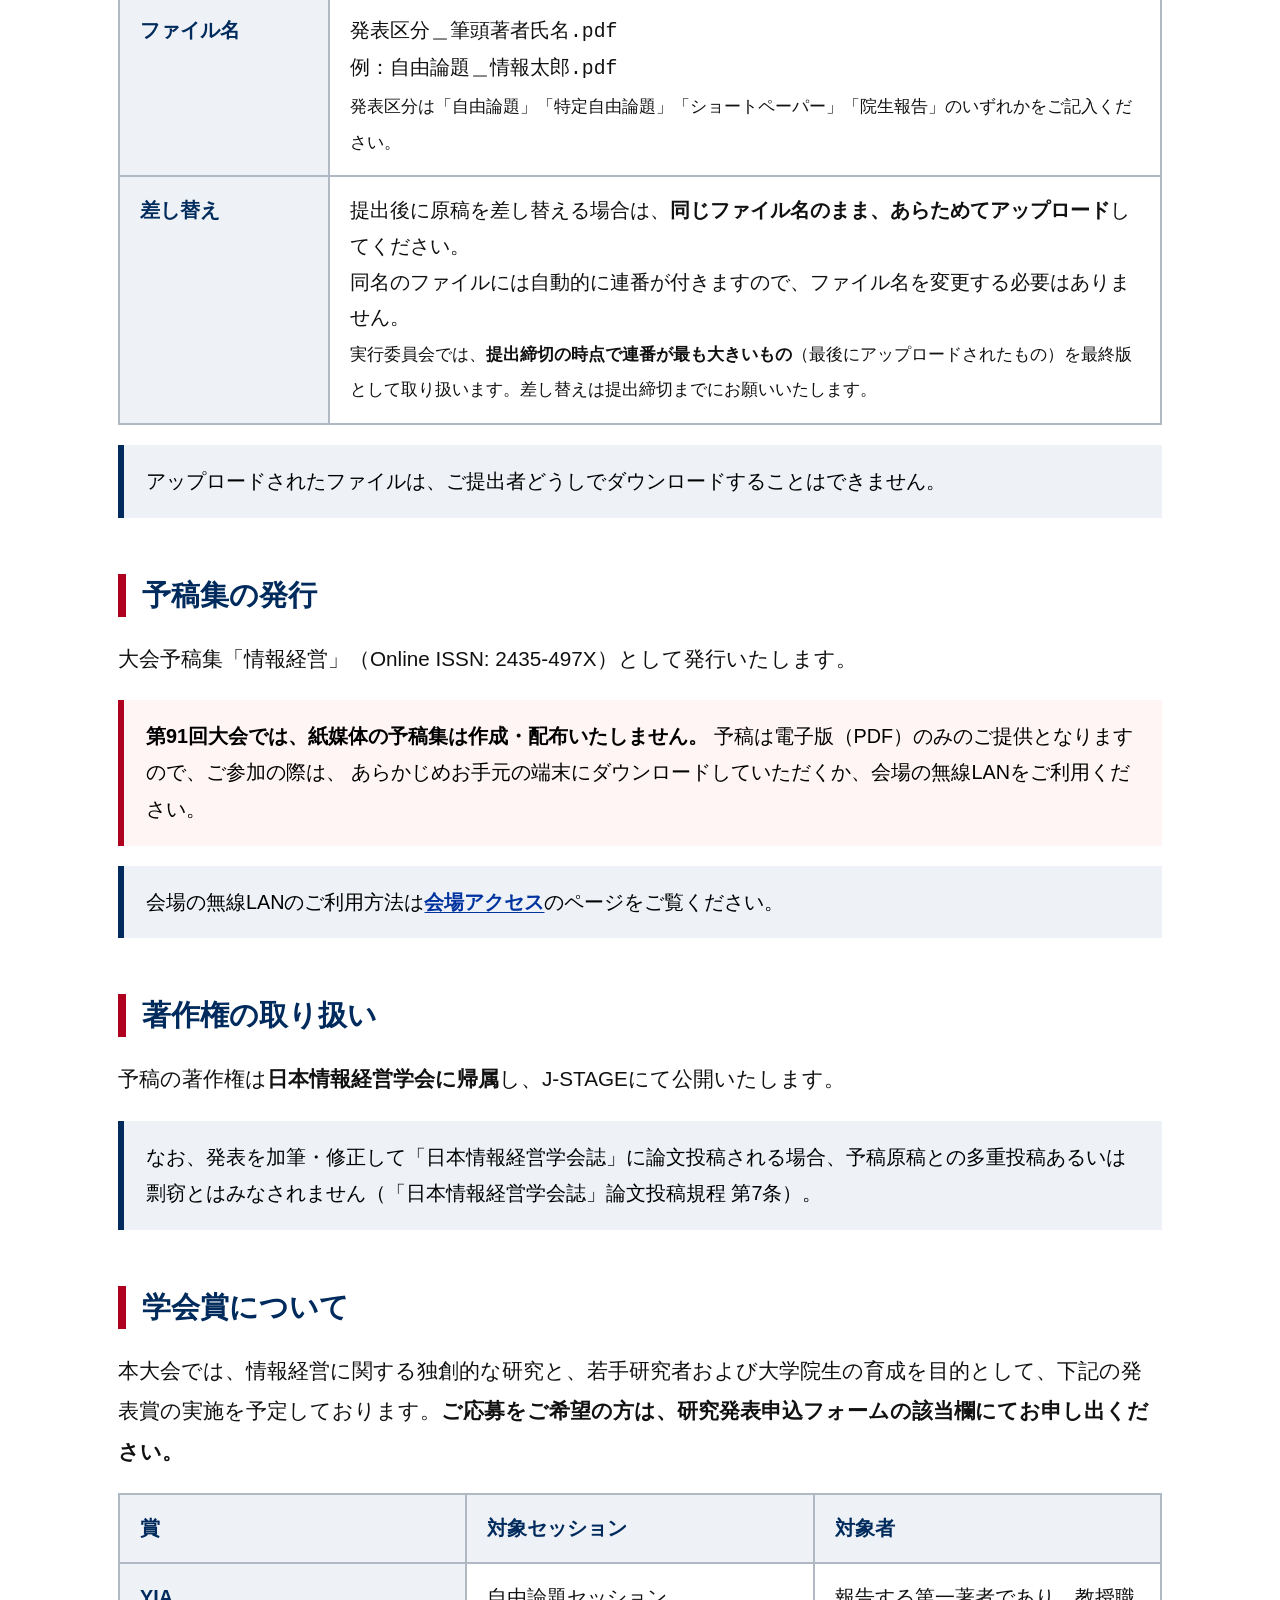
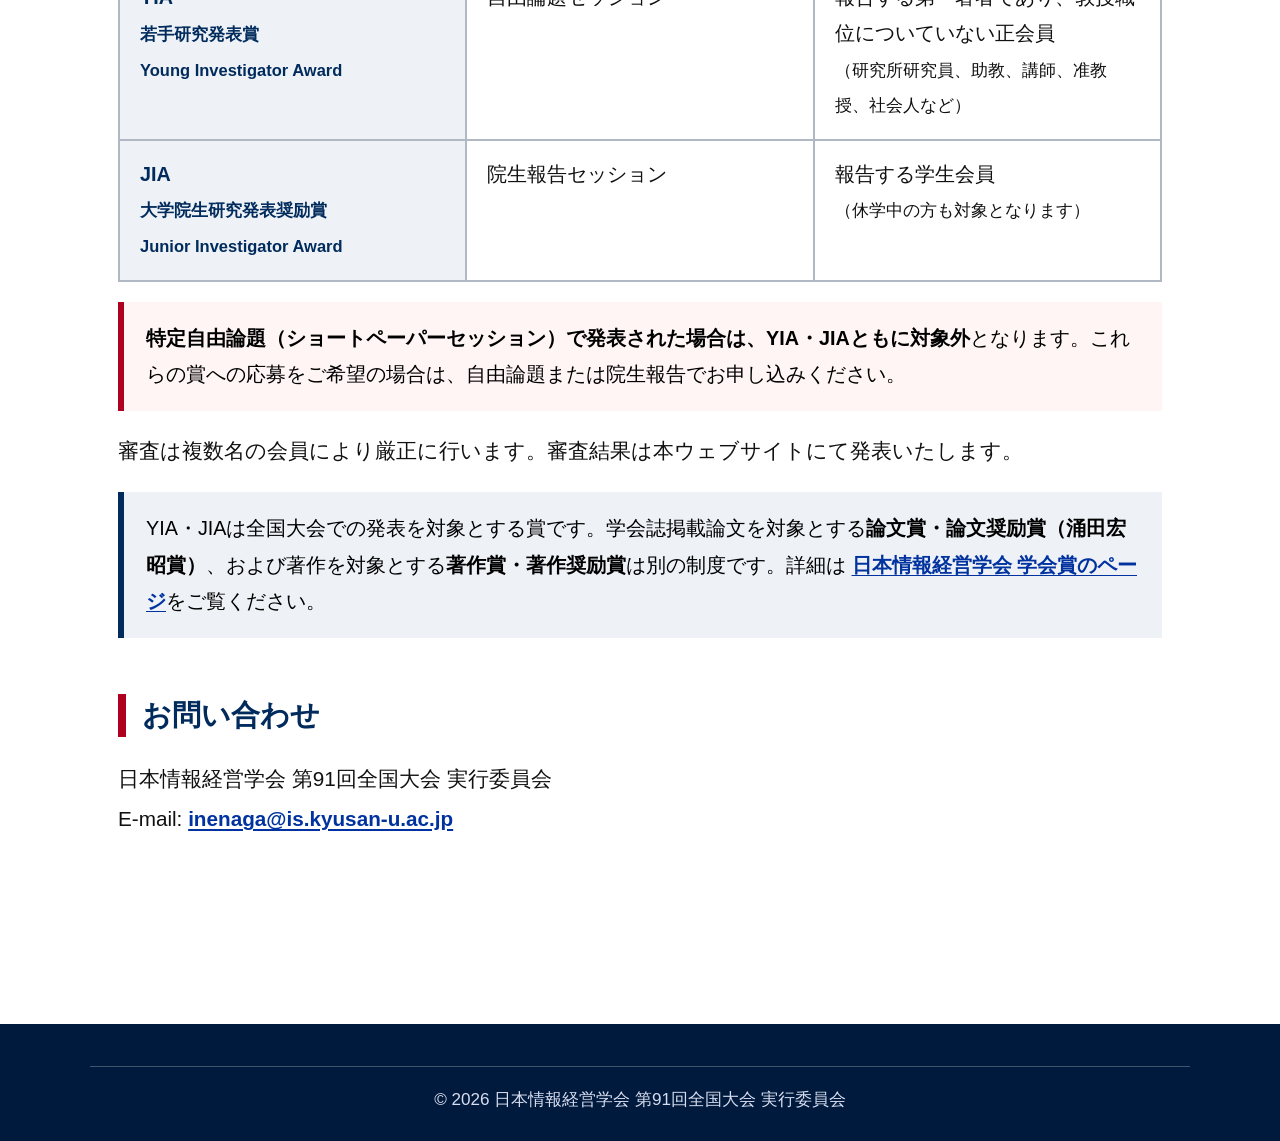
<file: proceedings.html>
<!DOCTYPE html>
<html lang="ja">
<head>
<meta charset="UTF-8">
<meta name="viewport" content="width=device-width, initial-scale=1">
<title>予稿提出｜日本情報経営学会 第91回全国大会</title>
<meta name="description" content="日本情報経営学会 第91回全国大会の予稿提出のご案内。提出締切は2026年10月30日（金）です。">
<link rel="stylesheet" href="css/style.css?v=20260923">
</head>
<body>

<header class="site-header">
  <div class="site-header__inner">
    <h1 class="site-title">
      <a href="index.html">
        日本情報経営学会
        <strong>第91回全国大会</strong>
      </a>
    </h1>
    <div class="site-header__date">2026年11月14日(土)・15日(日) / 九州産業大学</div>
  </div>
</header>

<nav class="global-nav">
  <div class="global-nav__inner">
    <button class="nav-toggle" type="button" aria-expanded="false" aria-controls="global-nav-list" aria-label="メニューを開く">
      <span class="nav-toggle__icon" aria-hidden="true"><span></span><span></span><span></span></span>
      メニュー
    </button>
    <ul id="global-nav-list">
      <li><a href="index.html">ホーム</a></li>
      <li><a href="program.html">プログラム</a></li>
      <li><a href="registration.html">大会参加申込</a></li>
      <li><a href="submission.html">研究発表申込</a></li>
      <li><a href="proceedings.html" class="is-current">予稿提出</a></li>
      <li><a href="access.html">会場アクセス</a></li>
      <li><a href="committee.html">実行委員会</a></li>
    </ul>
  </div>
</nav>

<main>
  <h2 class="page-title">予稿提出</h2>

  <p class="note note--accent">
    原稿テンプレートは本ページにて公開しております。予稿の提出用URLは、<strong>10月24日（土）</strong>に、研究発表の代表者と当日の発表者の先生方へメールでお送りしました。
  </p>

  <div class="keypoints">
    <h3 class="keypoints__title">ご提出の前に必ずご確認ください</h3>
    <ul>
      <li>提出期間は<span class="em">10月24日（土）〜10月30日（金）</span>です。<span class="em">締切後の提出はお受けできません</span>。</li>
      <li>ページ数は、自由論題・特定自由論題・院生報告が<span class="em">4ページ厳守</span>、ショートペーパーセッションが2ページです。4ページの区分で過不足がある場合は、発表取消または削除の対象になります（詳細は<a href="#yoshiki">原稿様式</a>）。</li>
      <li>提出は<span class="em">PDF形式</span>、ファイル名は「発表区分＿筆頭著者氏名.pdf」です。</li>
      <li><span class="em">紙の予稿集は作成しません</span>。当日は、予稿をお手元の端末にダウンロードしておくか、会場の無線LANをご利用ください。</li>
    </ul>
  </div>

  <section class="section">
    <h3 class="section__title">提出締切</h3>
    <ul class="schedule-list">
      <li>
        <span class="schedule-list__date">提出受付期間</span>
        <span class="schedule-list__item">2026年10月24日（土）〜10月30日（金）</span>
      </li>
      <li>
        <span class="schedule-list__date">予稿提出締切</span>
        <span class="schedule-list__item"><strong>2026年10月30日（金）</strong></span>
      </li>
    </ul>
    <p class="note note--accent"><strong class="em">締切後の提出はお受けできません。</strong>十分に余裕をもってご準備ください。</p>
  </section>

  <section class="section" id="yoshiki">
    <h3 class="section__title">原稿様式</h3>
    <p>予稿は、日本情報経営学会大会委員会が定める<a href="https://jsim.gr.jp/conferences/guide.pdf" target="_blank" rel="noopener">「全国大会予稿集執筆要領」（PDF）</a>に従って作成してください。</p>
    <table class="info-table">
      <tbody>
        <tr><th>用紙サイズ</th><td>A4</td></tr>
        <tr><th>ページ数</th><td>
          自由論題・特定自由論題・院生報告：<strong>刷り上がり4ページ（厳守）</strong><br>
          特定自由論題（ショートペーパーセッション）：<strong>2ページ</strong>
        </td></tr>
        <tr><th>余白</th><td>上 25mm／下・左・右 各 20mm</td></tr>
        <tr><th>本文フォント</th><td>MS明朝体 11ポイント（注・参考文献は10ポイント）</td></tr>
        <tr><th>組み方</th><td>1頁目：22字×23行（2段）／2頁目以降：22字×40行（2段）</td></tr>
        <tr><th>ヘッダ・フッタ</th><td>設定できません</td></tr>
        <tr><th>1頁目の記載</th><td>和文タイトル／英文タイトル／共同報告者全員の氏名と所属／英文氏名および所属<br>
          「第91回大会予稿集」の右側に発表区分を記載します（例：【自由論題】、【自由論題（院生報告）】、【特定自由論題：テーマ名】）。</td></tr>
        <tr><th>注記・参考文献</th><td>最終ページにまとめて記載</td></tr>
        <tr><th>ファイル形式</th><td>PDF形式（提出時）</td></tr>
      </tbody>
    </table>
    <p class="note note--accent">
      <strong>【ご注意】ページ数は厳守してください。</strong><br>
      執筆要領により、4ページに満たない（3ページ以下）場合は、報告の申込受理後であっても<strong>発表取消および予稿集への掲載中止</strong>となります。また、4ページを超える場合は<strong>5ページ目以降が機械的に削除</strong>されます。
    </p>
    <p>
      <a class="btn" href="https://jsim.gr.jp/conferences/guide.pdf" target="_blank" rel="noopener">執筆要領（PDF）</a>
      <a class="btn" href="https://jsim.gr.jp/conferences/rules.pdf" target="_blank" rel="noopener">投稿規程（PDF）</a>
    </p>
    <h4 class="section__subtitle">予稿原稿テンプレート</h4>
    <p>ご発表の区分に対応するテンプレートをダウンロードのうえ、ご執筆ください。</p>
    <ul>
      <li><a href="templates/jsim91_free_template_name.docx">予稿集テンプレート（自由論題）</a>（Word）</li>
      <li><a href="templates/jsim91_specific_template_name.docx">予稿集テンプレート（特定自由論題）</a>（Word）</li>
      <li><a href="templates/jsim91_short_template_name.docx">予稿集テンプレート（特定自由論題：ショートペーパーセッション）</a>（Word）</li>
      <li><a href="templates/jsim91_graduate_template_name.docx">予稿集テンプレート（院生報告）</a>（Word）</li>
    </ul>
    <p class="note">特定自由論題のテンプレートは、1行目の「テーマ名を記載」の箇所にセッションのテーマ名をご記入ください。</p>
  </section>

  <section class="section">
    <h3 class="section__title">提出方法</h3>
    <p>予稿は、九州産業大学のファイル送受信システムを通じてご提出いただきます。提出用のURLは、<strong>10月24日（土）に、研究発表の代表者と当日の発表者の先生方へメールでお送りしました</strong>。メールが届いていない場合は、実行委員会までお問い合わせください。</p>
    <table class="info-table">
      <tbody>
        <tr><th>ファイル形式</th><td>PDF形式</td></tr>
        <tr>
          <th>ファイル名</th>
          <td>
            <code>発表区分＿筆頭著者氏名.pdf</code><br>
            例：<code>自由論題＿情報太郎.pdf</code><br>
            <small>発表区分は「自由論題」「特定自由論題」「ショートペーパー」「院生報告」のいずれかをご記入ください。</small>
          </td>
        </tr>
        <tr>
          <th>差し替え</th>
          <td>
            提出後に原稿を差し替える場合は、<strong>同じファイル名のまま、あらためてアップロード</strong>してください。<br>
            同名のファイルには自動的に連番が付きますので、ファイル名を変更する必要はありません。<br>
            <small>実行委員会では、<strong>提出締切の時点で連番が最も大きいもの</strong>（最後にアップロードされたもの）を最終版として取り扱います。差し替えは提出締切までにお願いいたします。</small>
          </td>
        </tr>
      </tbody>
    </table>
    <p class="note">アップロードされたファイルは、ご提出者どうしでダウンロードすることはできません。</p>
  </section>

  <section class="section">
    <h3 class="section__title">予稿集の発行</h3>
    <p>大会予稿集「情報経営」（Online ISSN: 2435-497X）として発行いたします。</p>
    <p class="note note--accent">
      <strong>第91回大会では、紙媒体の予稿集は作成・配布いたしません。</strong>
      予稿は電子版（PDF）のみのご提供となりますので、ご参加の際は、
      あらかじめお手元の端末にダウンロードしていただくか、会場の無線LANをご利用ください。
    </p>
    <p class="note">会場の無線LANのご利用方法は<a href="access.html">会場アクセス</a>のページをご覧ください。</p>
  </section>

  <section class="section">
    <h3 class="section__title">著作権の取り扱い</h3>
    <p>予稿の著作権は<strong>日本情報経営学会に帰属</strong>し、J-STAGEにて公開いたします。</p>
    <p class="note">
      なお、発表を加筆・修正して「日本情報経営学会誌」に論文投稿される場合、予稿原稿との多重投稿あるいは剽窃とはみなされません（「日本情報経営学会誌」論文投稿規程 第7条）。
    </p>
  </section>

  <section class="section">
    <h3 class="section__title">学会賞について</h3>
    <p>本大会では、情報経営に関する独創的な研究と、若手研究者および大学院生の育成を目的として、下記の発表賞の実施を予定しております。<strong>ご応募をご希望の方は、研究発表申込フォームの該当欄にてお申し出ください。</strong></p>
    <table class="info-table">
      <thead>
        <tr><th>賞</th><th>対象セッション</th><th>対象者</th></tr>
      </thead>
      <tbody>
        <tr>
          <th>YIA<br><small>若手研究発表賞<br>Young Investigator Award</small></th>
          <td>自由論題セッション</td>
          <td>報告する第一著者であり、教授職位についていない正会員<br>
            <small>（研究所研究員、助教、講師、准教授、社会人など）</small></td>
        </tr>
        <tr>
          <th>JIA<br><small>大学院生研究発表奨励賞<br>Junior Investigator Award</small></th>
          <td>院生報告セッション</td>
          <td>報告する学生会員<br><small>（休学中の方も対象となります）</small></td>
        </tr>
      </tbody>
    </table>
    <p class="note note--accent">
      <strong>特定自由論題（ショートペーパーセッション）で発表された場合は、YIA・JIAともに対象外</strong>となります。これらの賞への応募をご希望の場合は、自由論題または院生報告でお申し込みください。
    </p>
    <p>審査は複数名の会員により厳正に行います。審査結果は本ウェブサイトにて発表いたします。</p>
    <p class="note">YIA・JIAは全国大会での発表を対象とする賞です。学会誌掲載論文を対象とする<strong>論文賞・論文奨励賞（涌田宏昭賞）</strong>、および著作を対象とする<strong>著作賞・著作奨励賞</strong>は別の制度です。詳細は
      <a href="https://jsim.gr.jp/prize/index.html" target="_blank" rel="noopener">日本情報経営学会 学会賞のページ</a>をご覧ください。</p>
  </section>

  <section class="section">
    <h3 class="section__title">お問い合わせ</h3>
    <p>
      日本情報経営学会 第91回全国大会 実行委員会<br>
      E-mail: <span class="js-mail" data-m="pj.ca.u-nasuyk.si@aganeni">inenaga [at] is.kyusan-u.ac.jp</span>
    </p>
  </section>

</main>

<footer class="site-footer">
  <div class="site-footer__inner">
    <p class="copyright">© 2026 日本情報経営学会 第91回全国大会 実行委員会</p>
  </div>
</footer>

<script src="js/nav.js?v=20260921"></script>

</body>
</html>
</file>
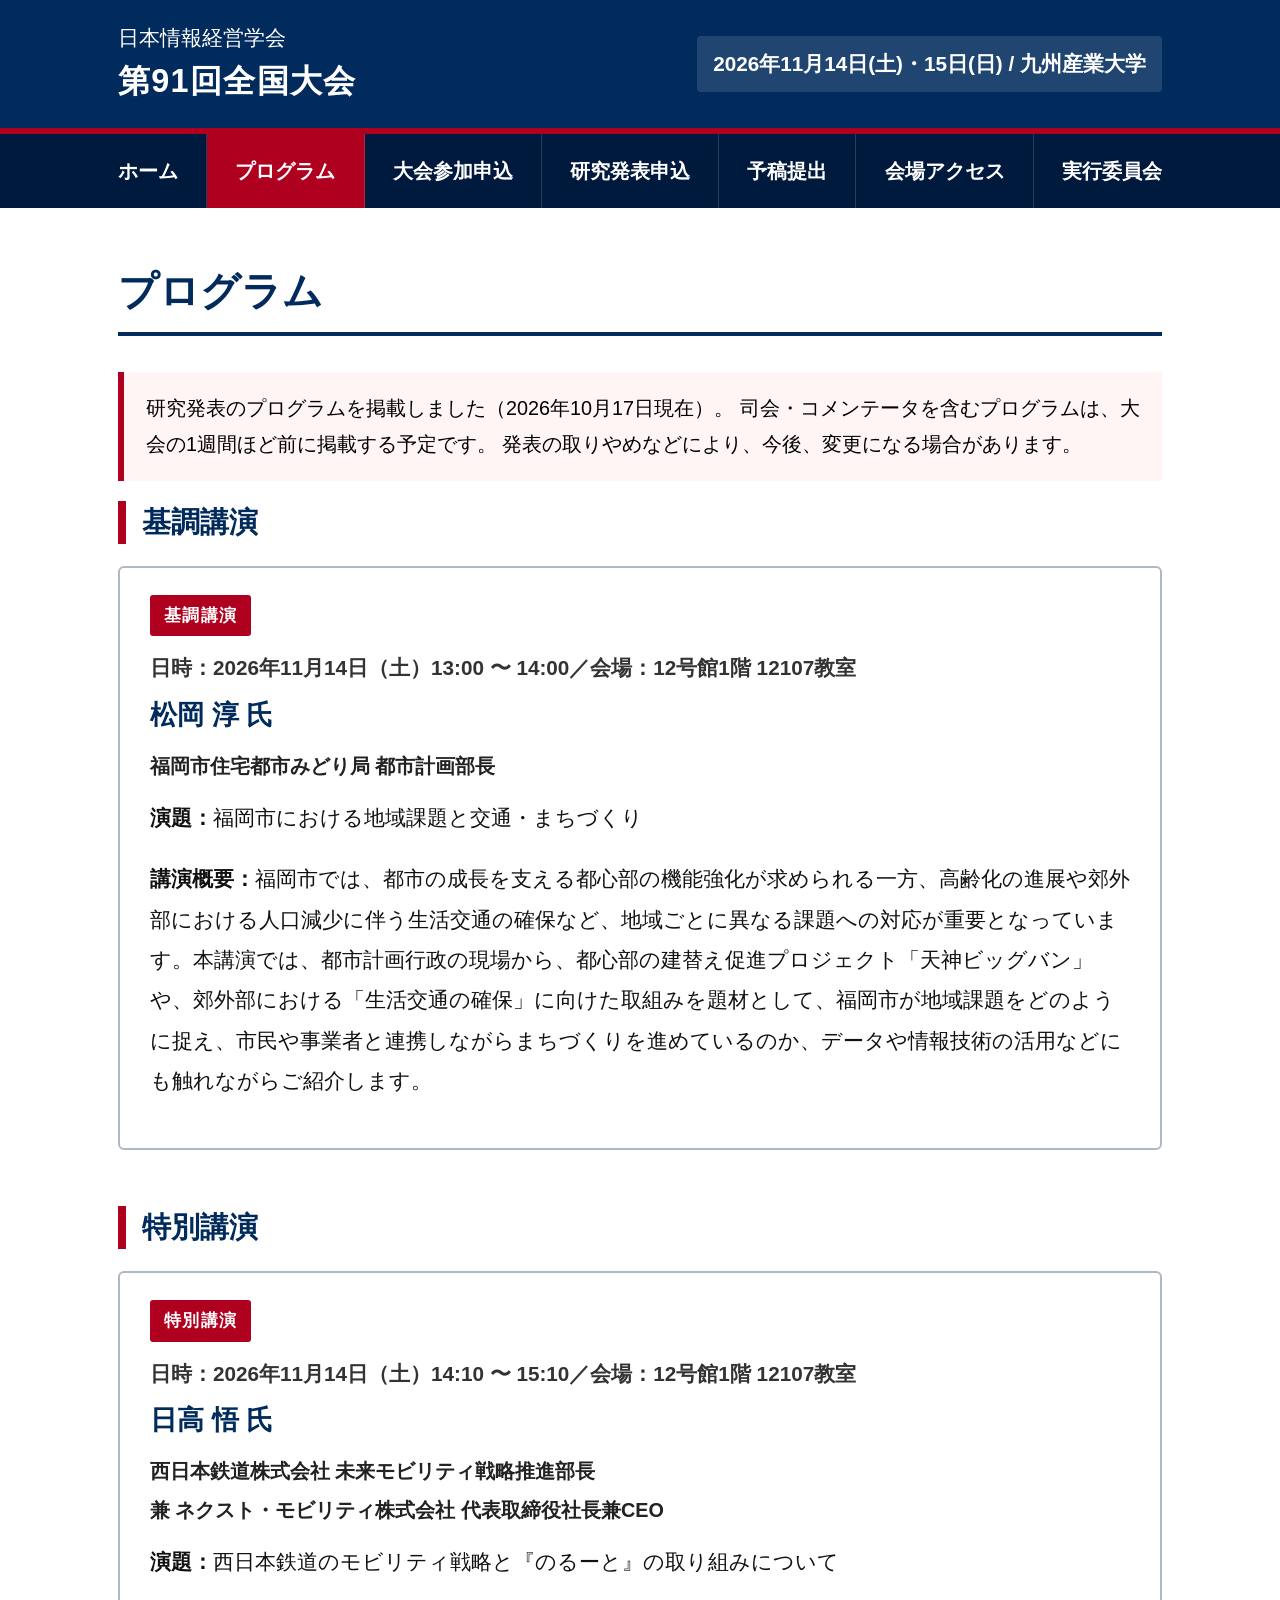
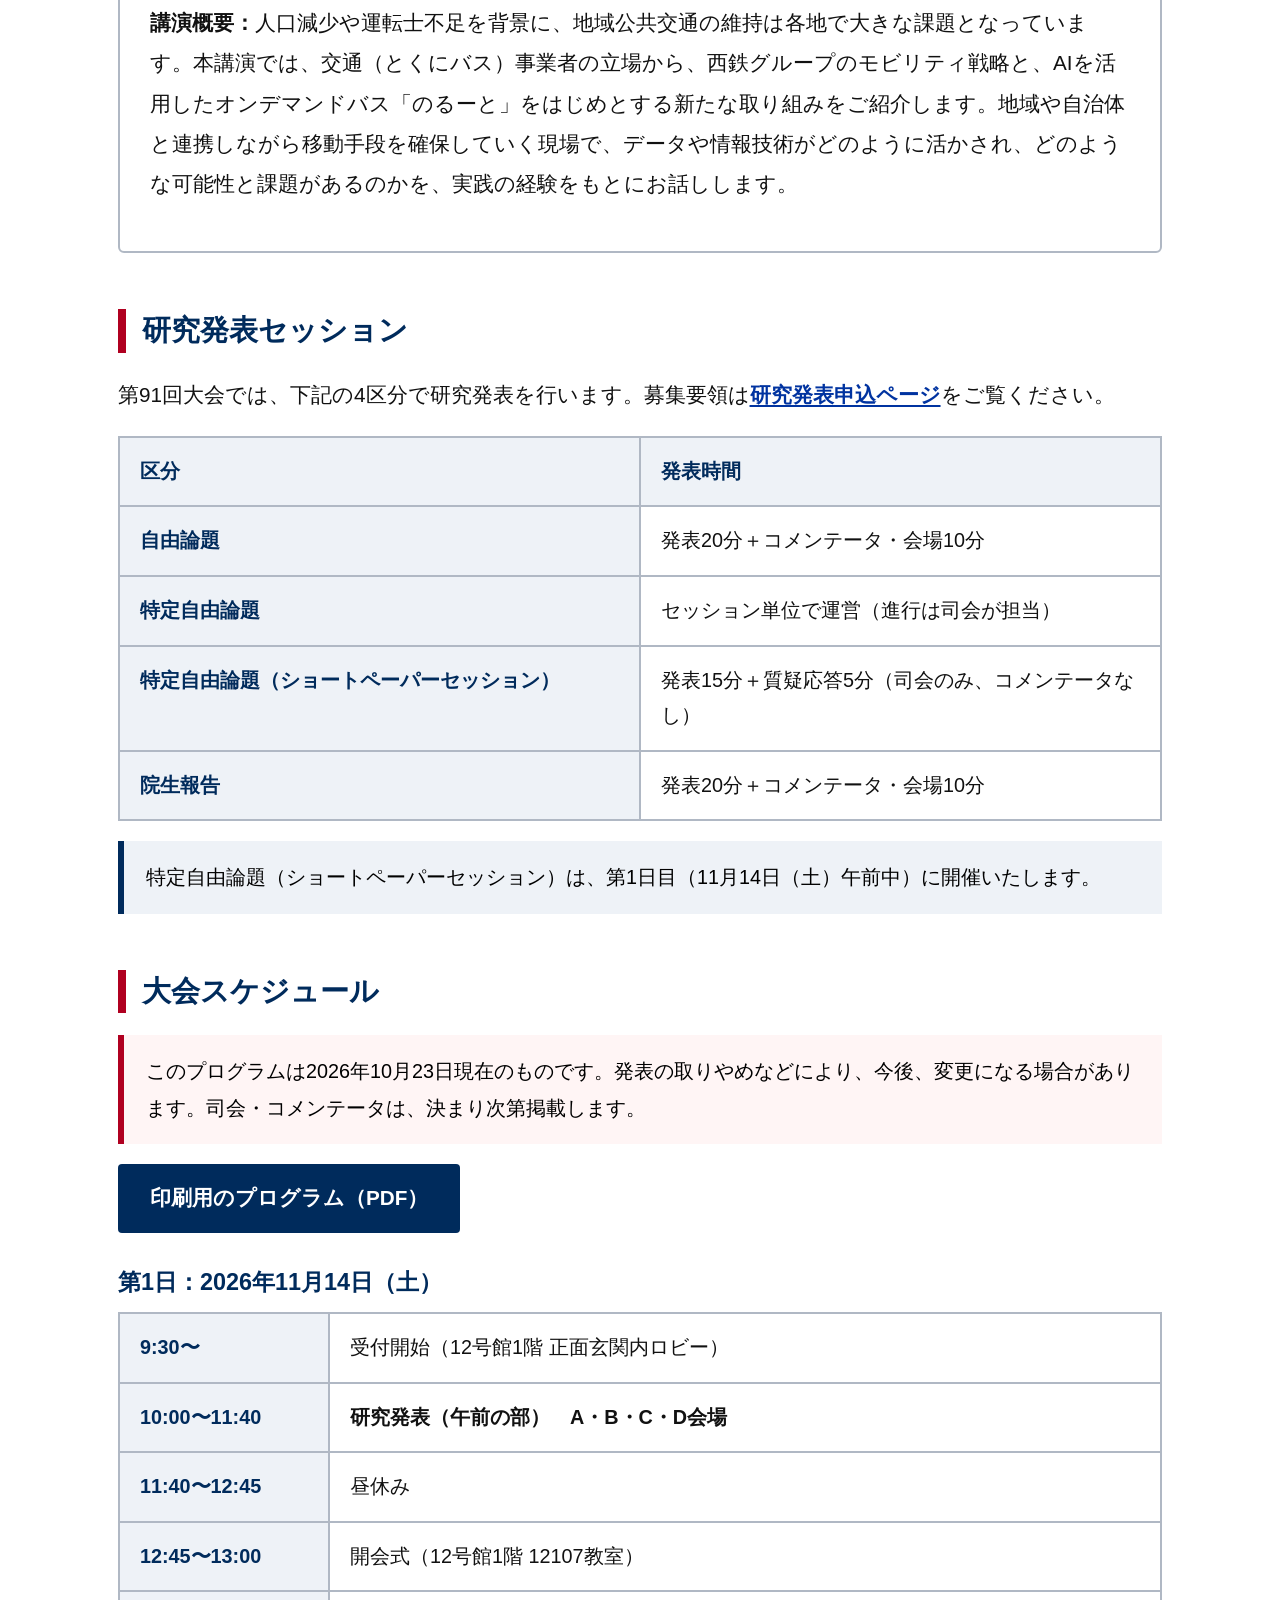
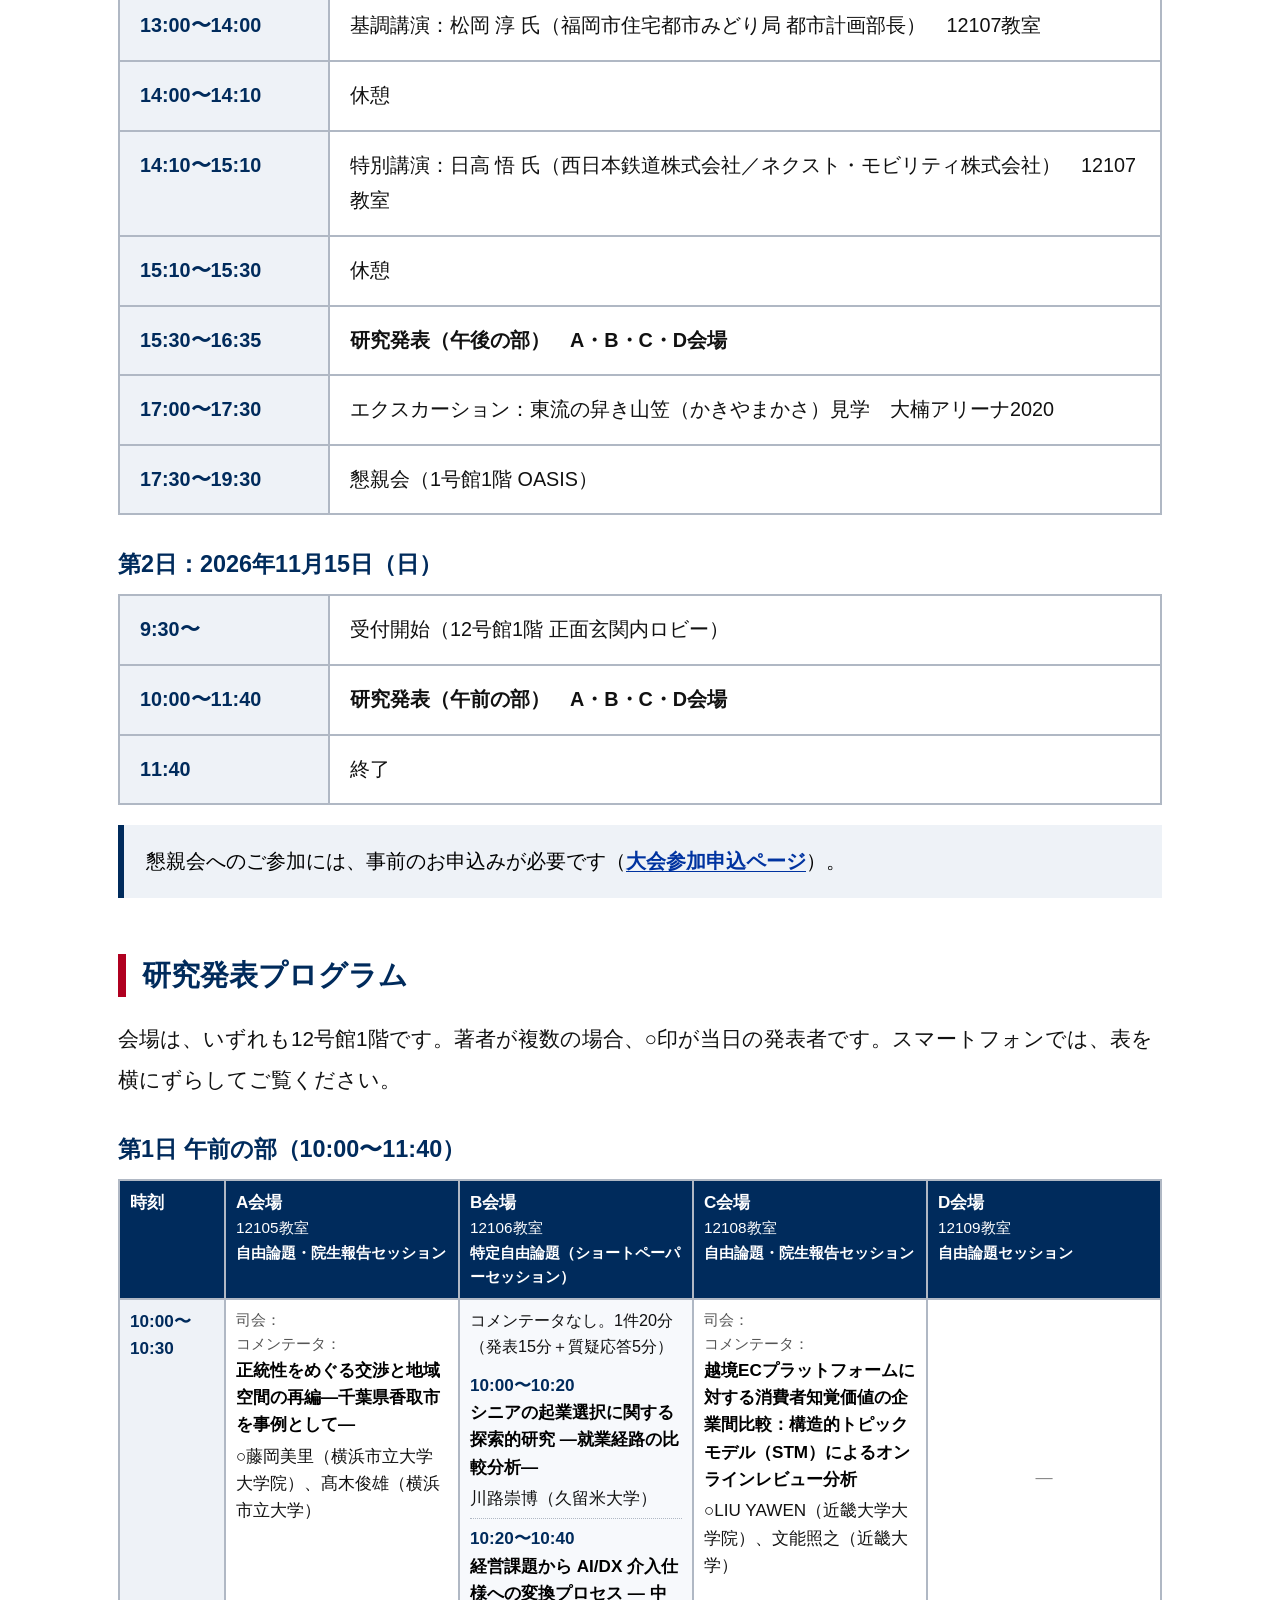
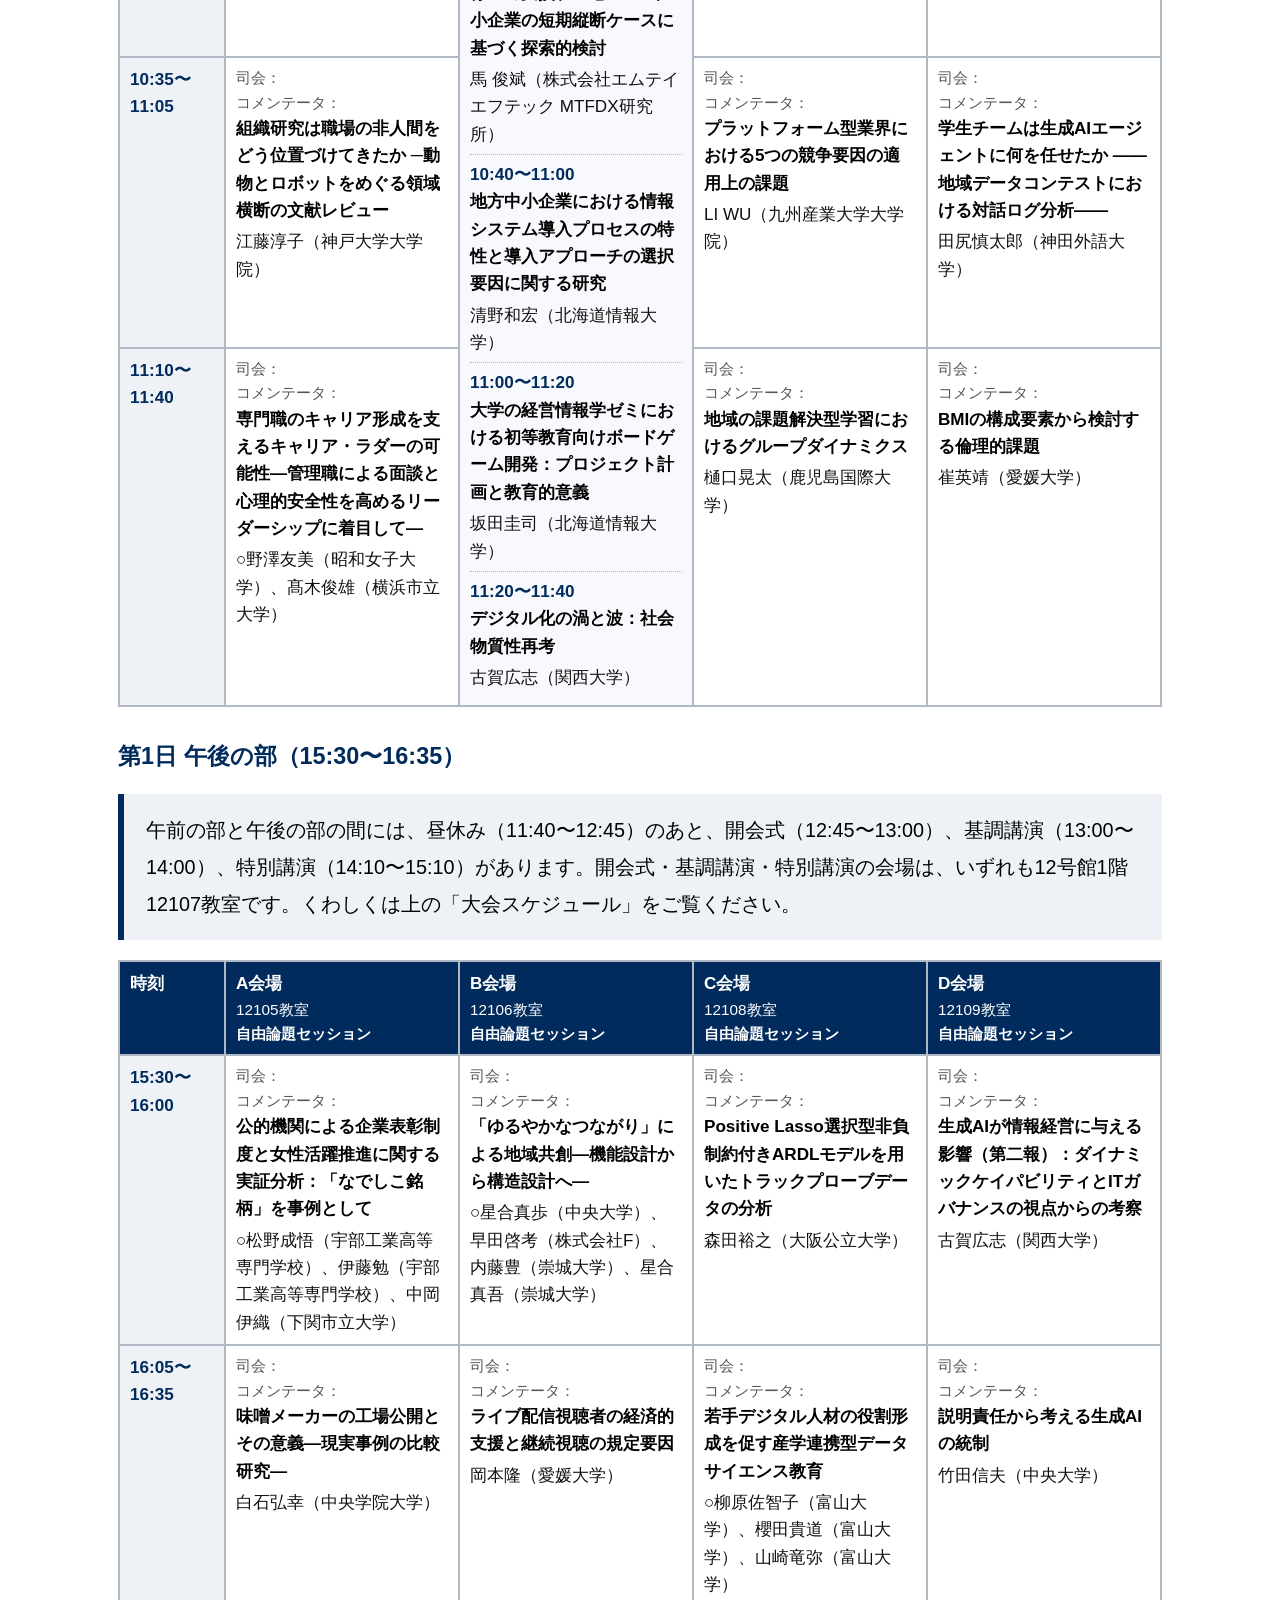
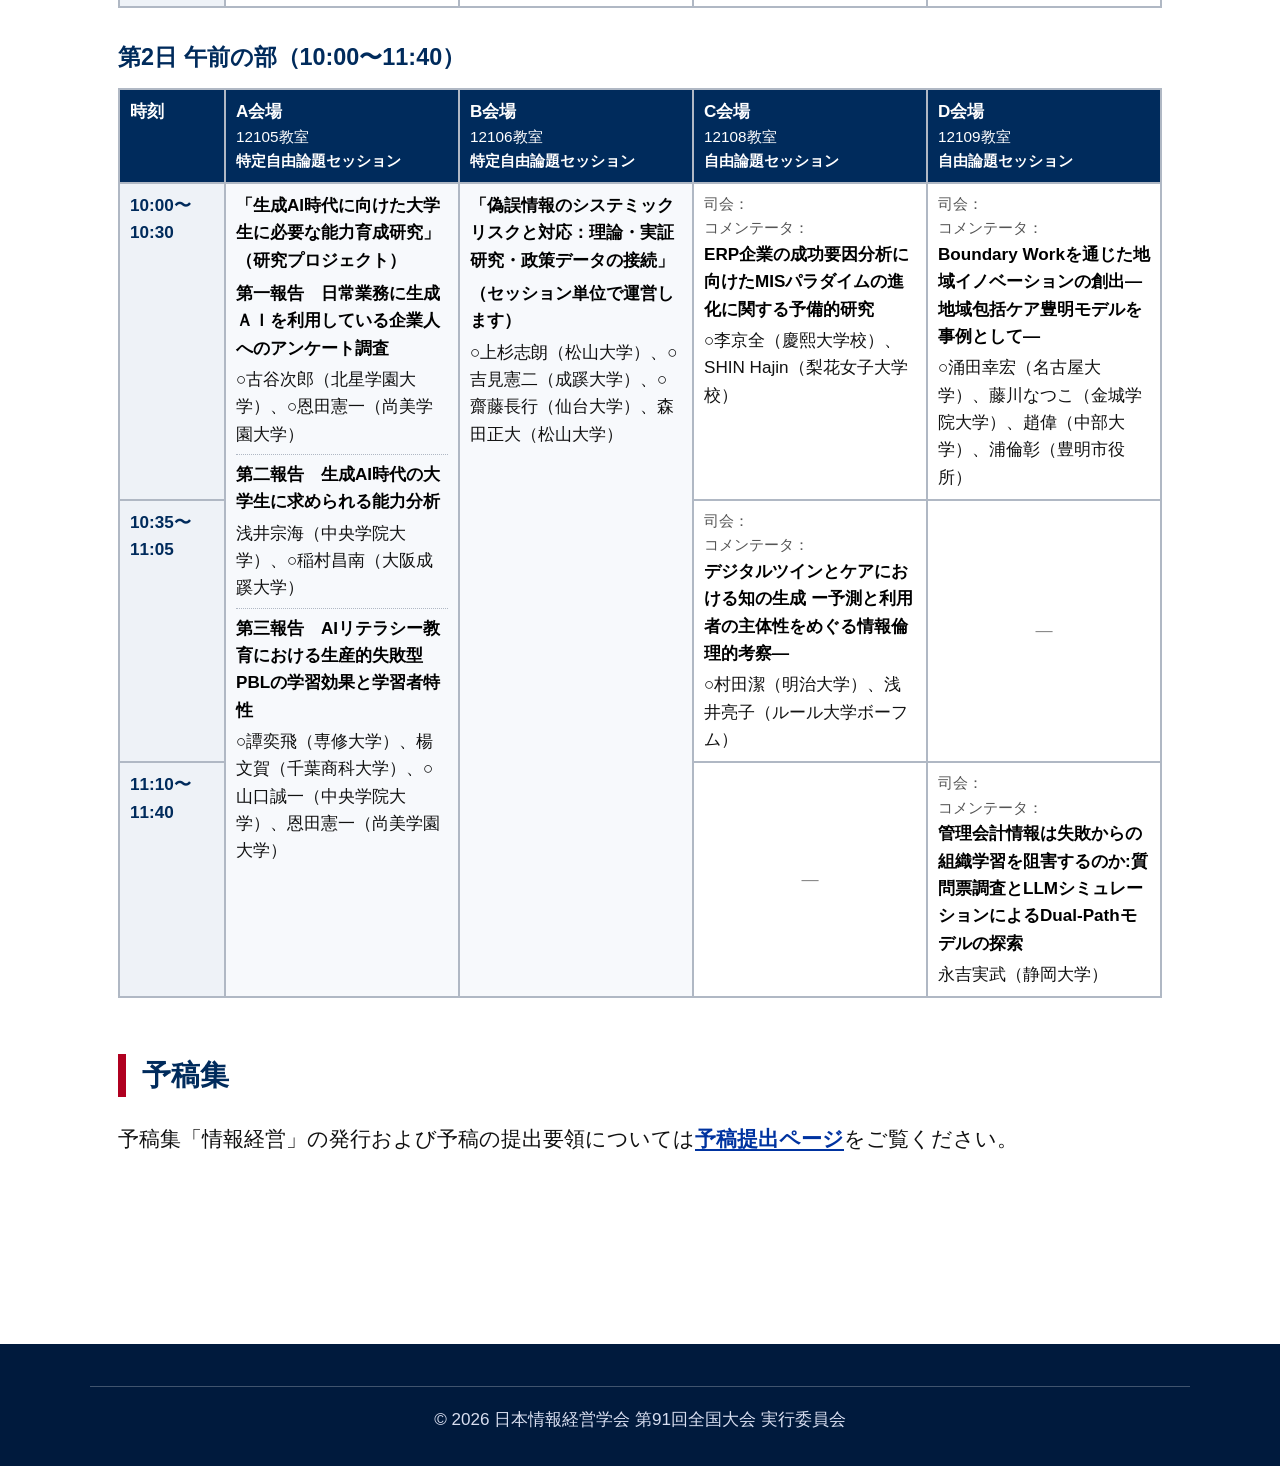
<file: program.html>
<!DOCTYPE html>
<html lang="ja">
<head>
<meta charset="UTF-8">
<meta name="viewport" content="width=device-width, initial-scale=1">
<title>プログラム｜日本情報経営学会 第91回全国大会</title>
<meta name="description" content="日本情報経営学会 第91回全国大会のプログラム情報">
<link rel="stylesheet" href="css/style.css?v=20261014">
</head>
<body>

<header class="site-header">
  <div class="site-header__inner">
    <h1 class="site-title">
      <a href="index.html">
        日本情報経営学会
        <strong>第91回全国大会</strong>
      </a>
    </h1>
    <div class="site-header__date">2026年11月14日(土)・15日(日) / 九州産業大学</div>
  </div>
</header>

<nav class="global-nav">
  <div class="global-nav__inner">
    <button class="nav-toggle" type="button" aria-expanded="false" aria-controls="global-nav-list" aria-label="メニューを開く">
      <span class="nav-toggle__icon" aria-hidden="true"><span></span><span></span><span></span></span>
      メニュー
    </button>
    <ul id="global-nav-list">
      <li><a href="index.html">ホーム</a></li>
      <li><a href="program.html" class="is-current">プログラム</a></li>
      <li><a href="registration.html">大会参加申込</a></li>
      <li><a href="submission.html">研究発表申込</a></li>
      <li><a href="proceedings.html">予稿提出</a></li>
      <li><a href="access.html">会場アクセス</a></li>
      <li><a href="committee.html">実行委員会</a></li>
    </ul>
  </div>
</nav>

<main>
  <h2 class="page-title">プログラム</h2>

  <p class="note note--accent">
    研究発表のプログラムを掲載しました（2026年10月17日現在）。
    司会・コメンテータを含むプログラムは、大会の1週間ほど前に掲載する予定です。
    発表の取りやめなどにより、今後、変更になる場合があります。
  </p>

  <section class="section">
    <h3 class="section__title">基調講演</h3>
    <div class="card">
      <span class="card__label">基調講演</span>
      <p style="margin:0 0 6px;font-weight:700;color:#333;">日時：2026年11月14日（土）13:00 〜 14:00／会場：12号館1階 12107教室</p>
      <h4 class="card__title">松岡 淳 氏</h4>
      <p class="card__affiliation">福岡市住宅都市みどり局 都市計画部長</p>
      <p><strong>演題：</strong>福岡市における地域課題と交通・まちづくり</p>
      <p><strong>講演概要：</strong>福岡市では、都市の成長を支える都心部の機能強化が求められる一方、高齢化の進展や郊外部における人口減少に伴う生活交通の確保など、地域ごとに異なる課題への対応が重要となっています。本講演では、都市計画行政の現場から、都心部の建替え促進プロジェクト「天神ビッグバン」や、郊外部における「生活交通の確保」に向けた取組みを題材として、福岡市が地域課題をどのように捉え、市民や事業者と連携しながらまちづくりを進めているのか、データや情報技術の活用などにも触れながらご紹介します。</p>
    </div>
  </section>

  <section class="section">
    <h3 class="section__title">特別講演</h3>

    <div class="card">
      <span class="card__label">特別講演</span>
      <p style="margin:0 0 6px;font-weight:700;color:#333;">日時：2026年11月14日（土）14:10 〜 15:10／会場：12号館1階 12107教室</p>
      <h4 class="card__title">日高 悟 氏</h4>
      <p class="card__affiliation">西日本鉄道株式会社 未来モビリティ戦略推進部長<br>
        兼 ネクスト・モビリティ株式会社 代表取締役社長兼CEO</p>
      <p><strong>演題：</strong>西日本鉄道のモビリティ戦略と『のるーと』の取り組みについて</p>
      <p><strong>講演概要：</strong>人口減少や運転士不足を背景に、地域公共交通の維持は各地で大きな課題となっています。本講演では、交通（とくにバス）事業者の立場から、西鉄グループのモビリティ戦略と、AIを活用したオンデマンドバス「のるーと」をはじめとする新たな取り組みをご紹介します。地域や自治体と連携しながら移動手段を確保していく現場で、データや情報技術がどのように活かされ、どのような可能性と課題があるのかを、実践の経験をもとにお話しします。</p>
    </div>
  </section>

  <section class="section">
    <h3 class="section__title">研究発表セッション</h3>
    <p>第91回大会では、下記の4区分で研究発表を行います。募集要領は<a href="submission.html">研究発表申込ページ</a>をご覧ください。</p>
    <table class="info-table">
      <thead>
        <tr><th>区分</th><th>発表時間</th></tr>
      </thead>
      <tbody>
        <tr><th>自由論題</th><td>発表20分＋コメンテータ・会場10分</td></tr>
        <tr><th>特定自由論題</th><td>セッション単位で運営（進行は司会が担当）</td></tr>
        <tr><th>特定自由論題（ショートペーパーセッション）</th><td>発表15分＋質疑応答5分（司会のみ、コメンテータなし）</td></tr>
        <tr><th>院生報告</th><td>発表20分＋コメンテータ・会場10分</td></tr>
      </tbody>
    </table>
    <p class="note">特定自由論題（ショートペーパーセッション）は、第1日目（11月14日（土）午前中）に開催いたします。</p>
  </section>

  <!-- PROGRAM:BEGIN -->
  <section class="section" id="schedule">
    <h3 class="section__title">大会スケジュール</h3>
    <p class="note note--accent">このプログラムは2026年10月23日現在のものです。発表の取りやめなどにより、今後、変更になる場合があります。司会・コメンテータは、決まり次第掲載します。</p>
    <p><a class="btn" href="assets/JSIM91_program.pdf?v=20261023">印刷用のプログラム（PDF）</a></p>

    <h4 class="section__subtitle">第1日：2026年11月14日（土）</h4>
    <table class="info-table">
      <tbody>
        <tr><th>9:30〜</th><td>受付開始（12号館1階 正面玄関内ロビー）</td></tr>
        <tr><th>10:00〜11:40</th><td><strong>研究発表（午前の部）　A・B・C・D会場</strong></td></tr>
        <tr><th>11:40〜12:45</th><td>昼休み</td></tr>
        <tr><th>12:45〜13:00</th><td>開会式（12号館1階 12107教室）</td></tr>
        <tr><th>13:00〜14:00</th><td>基調講演：松岡 淳 氏（福岡市住宅都市みどり局 都市計画部長）　12107教室</td></tr>
        <tr><th>14:00〜14:10</th><td>休憩</td></tr>
        <tr><th>14:10〜15:10</th><td>特別講演：日高 悟 氏（西日本鉄道株式会社／ネクスト・モビリティ株式会社）　12107教室</td></tr>
        <tr><th>15:10〜15:30</th><td>休憩</td></tr>
        <tr><th>15:30〜16:35</th><td><strong>研究発表（午後の部）　A・B・C・D会場</strong></td></tr>
        <tr><th>17:00〜17:30</th><td>エクスカーション：東流の舁き山笠（かきやまかさ）見学　大楠アリーナ2020</td></tr>
        <tr><th>17:30〜19:30</th><td>懇親会（1号館1階 OASIS）</td></tr>
      </tbody>
    </table>

    <h4 class="section__subtitle">第2日：2026年11月15日（日）</h4>
    <table class="info-table">
      <tbody>
        <tr><th>9:30〜</th><td>受付開始（12号館1階 正面玄関内ロビー）</td></tr>
        <tr><th>10:00〜11:40</th><td><strong>研究発表（午前の部）　A・B・C・D会場</strong></td></tr>
        <tr><th>11:40</th><td>終了</td></tr>
      </tbody>
    </table>
    <p class="note">懇親会へのご参加には、事前のお申込みが必要です（<a href="registration.html">大会参加申込ページ</a>）。</p>
  </section>

  <section class="section" id="sessions">
    <h3 class="section__title">研究発表プログラム</h3>
    <p>会場は、いずれも12号館1階です。著者が複数の場合、○印が当日の発表者です。スマートフォンでは、表を横にずらしてご覧ください。</p>

    <h4 class="section__subtitle">第1日 午前の部（10:00〜11:40）</h4>
    <div class="program-grid-wrap">
    <table class="program-grid">
      <thead><tr><th class="pg-time">時刻</th>
        <th>A会場<span class="pg-room">12105教室</span><span class="pg-kind">自由論題・院生報告セッション</span></th>
        <th>B会場<span class="pg-room">12106教室</span><span class="pg-kind">特定自由論題（ショートペーパーセッション）</span></th>
        <th>C会場<span class="pg-room">12108教室</span><span class="pg-kind">自由論題・院生報告セッション</span></th>
        <th>D会場<span class="pg-room">12109教室</span><span class="pg-kind">自由論題セッション</span></th>
      </tr></thead>
      <tbody>
        <tr><th class="pg-time">10:00〜<br>10:30</th>
          <td><span class="pg-role">司会：</span><span class="pg-role">コメンテータ：</span><span class="program-title">正統性をめぐる交渉と地域空間の再編―千葉県香取市を事例として―</span><span class="program-authors">○藤岡美里（横浜市立大学大学院）、髙木俊雄（横浜市立大学）</span></td>
          <td rowspan="3" class="pg-merged"><span class="pg-note">コメンテータなし。1件20分（発表15分＋質疑応答5分）</span><span class="pg-sp"><span class="pg-sp-time">10:00〜10:20</span><span class="program-title">シニアの起業選択に関する探索的研究 ―就業経路の比較分析―</span><span class="program-authors">川路崇博（久留米大学）</span></span><span class="pg-sp"><span class="pg-sp-time">10:20〜10:40</span><span class="program-title">経営課題から AI/DX 介入仕様への変換プロセス ― 中小企業の短期縦断ケースに基づく探索的検討</span><span class="program-authors">馬 俊斌（株式会社エムテイエフテック MTFDX研究所）</span></span><span class="pg-sp"><span class="pg-sp-time">10:40〜11:00</span><span class="program-title">地方中小企業における情報システム導入プロセスの特性と導入アプローチの選択要因に関する研究</span><span class="program-authors">清野和宏（北海道情報大学）</span></span><span class="pg-sp"><span class="pg-sp-time">11:00〜11:20</span><span class="program-title">大学の経営情報学ゼミにおける初等教育向けボードゲーム開発：プロジェクト計画と教育的意義</span><span class="program-authors">坂田圭司（北海道情報大学）</span></span><span class="pg-sp"><span class="pg-sp-time">11:20〜11:40</span><span class="program-title">デジタル化の渦と波：社会物質性再考</span><span class="program-authors">古賀広志（関西大学）</span></span></td>
          <td><span class="pg-role">司会：</span><span class="pg-role">コメンテータ：</span><span class="program-title">越境ECプラットフォームに対する消費者知覚価値の企業間比較：構造的トピックモデル（STM）によるオンラインレビュー分析</span><span class="program-authors">○LIU YAWEN（近畿大学大学院）、文能照之（近畿大学）</span></td>
          <td class="pg-empty">—</td>
        </tr>
        <tr><th class="pg-time">10:35〜<br>11:05</th>
          <td><span class="pg-role">司会：</span><span class="pg-role">コメンテータ：</span><span class="program-title">組織研究は職場の非人間をどう位置づけてきたか ─動物とロボットをめぐる領域横断の文献レビュー</span><span class="program-authors">江藤淳子（神戸大学大学院）</span></td>
          <td><span class="pg-role">司会：</span><span class="pg-role">コメンテータ：</span><span class="program-title">プラットフォーム型業界における5つの競争要因の適用上の課題</span><span class="program-authors">LI WU（九州産業大学大学院）</span></td>
          <td><span class="pg-role">司会：</span><span class="pg-role">コメンテータ：</span><span class="program-title">学生チームは生成AIエージェントに何を任せたか ——地域データコンテストにおける対話ログ分析——</span><span class="program-authors">田尻慎太郎（神田外語大学）</span></td>
        </tr>
        <tr><th class="pg-time">11:10〜<br>11:40</th>
          <td><span class="pg-role">司会：</span><span class="pg-role">コメンテータ：</span><span class="program-title">専門職のキャリア形成を支えるキャリア・ラダーの可能性―管理職による面談と心理的安全性を高めるリーダーシップに着目して―</span><span class="program-authors">○野澤友美（昭和女子大学）、髙木俊雄（横浜市立大学）</span></td>
          <td><span class="pg-role">司会：</span><span class="pg-role">コメンテータ：</span><span class="program-title">地域の課題解決型学習におけるグループダイナミクス</span><span class="program-authors">樋口晃太（鹿児島国際大学）</span></td>
          <td><span class="pg-role">司会：</span><span class="pg-role">コメンテータ：</span><span class="program-title">BMIの構成要素から検討する倫理的課題</span><span class="program-authors">崔英靖（愛媛大学）</span></td>
        </tr>
      </tbody>
    </table>
    </div>

    <h4 class="section__subtitle">第1日 午後の部（15:30〜16:35）</h4>
    <p class="note">午前の部と午後の部の間には、昼休み（11:40〜12:45）のあと、開会式（12:45〜13:00）、基調講演（13:00〜14:00）、特別講演（14:10〜15:10）があります。開会式・基調講演・特別講演の会場は、いずれも12号館1階 12107教室です。くわしくは上の「大会スケジュール」をご覧ください。</p>
    <div class="program-grid-wrap">
    <table class="program-grid">
      <thead><tr><th class="pg-time">時刻</th>
        <th>A会場<span class="pg-room">12105教室</span><span class="pg-kind">自由論題セッション</span></th>
        <th>B会場<span class="pg-room">12106教室</span><span class="pg-kind">自由論題セッション</span></th>
        <th>C会場<span class="pg-room">12108教室</span><span class="pg-kind">自由論題セッション</span></th>
        <th>D会場<span class="pg-room">12109教室</span><span class="pg-kind">自由論題セッション</span></th>
      </tr></thead>
      <tbody>
        <tr><th class="pg-time">15:30〜<br>16:00</th>
          <td><span class="pg-role">司会：</span><span class="pg-role">コメンテータ：</span><span class="program-title">公的機関による企業表彰制度と女性活躍推進に関する実証分析：「なでしこ銘柄」を事例として</span><span class="program-authors">○松野成悟（宇部工業高等専門学校）、伊藤勉（宇部工業高等専門学校）、中岡伊織（下関市立大学）</span></td>
          <td><span class="pg-role">司会：</span><span class="pg-role">コメンテータ：</span><span class="program-title">「ゆるやかなつながり」による地域共創―機能設計から構造設計へ―</span><span class="program-authors">○星合真歩（中央大学）、早田啓考（株式会社F）、内藤豊（崇城大学）、星合真吾（崇城大学）</span></td>
          <td><span class="pg-role">司会：</span><span class="pg-role">コメンテータ：</span><span class="program-title">Positive Lasso選択型非負制約付きARDLモデルを用いたトラックプローブデータの分析</span><span class="program-authors">森田裕之（大阪公立大学）</span></td>
          <td><span class="pg-role">司会：</span><span class="pg-role">コメンテータ：</span><span class="program-title">生成AIが情報経営に与える影響（第二報）：ダイナミックケイパビリティとITガバナンスの視点からの考察</span><span class="program-authors">古賀広志（関西大学）</span></td>
        </tr>
        <tr><th class="pg-time">16:05〜<br>16:35</th>
          <td><span class="pg-role">司会：</span><span class="pg-role">コメンテータ：</span><span class="program-title">味噌メーカーの工場公開とその意義―現実事例の比較研究―</span><span class="program-authors">白石弘幸（中央学院大学）</span></td>
          <td><span class="pg-role">司会：</span><span class="pg-role">コメンテータ：</span><span class="program-title">ライブ配信視聴者の経済的支援と継続視聴の規定要因</span><span class="program-authors">岡本隆（愛媛大学）</span></td>
          <td><span class="pg-role">司会：</span><span class="pg-role">コメンテータ：</span><span class="program-title">若手デジタル人材の役割形成を促す産学連携型データサイエンス教育</span><span class="program-authors">○柳原佐智子（富山大学）、櫻田貴道（富山大学）、山崎竜弥（富山大学）</span></td>
          <td><span class="pg-role">司会：</span><span class="pg-role">コメンテータ：</span><span class="program-title">説明責任から考える生成AIの統制</span><span class="program-authors">竹田信夫（中央大学）</span></td>
        </tr>
      </tbody>
    </table>
    </div>

    <h4 class="section__subtitle">第2日 午前の部（10:00〜11:40）</h4>
    <div class="program-grid-wrap">
    <table class="program-grid">
      <thead><tr><th class="pg-time">時刻</th>
        <th>A会場<span class="pg-room">12105教室</span><span class="pg-kind">特定自由論題セッション</span></th>
        <th>B会場<span class="pg-room">12106教室</span><span class="pg-kind">特定自由論題セッション</span></th>
        <th>C会場<span class="pg-room">12108教室</span><span class="pg-kind">自由論題セッション</span></th>
        <th>D会場<span class="pg-room">12109教室</span><span class="pg-kind">自由論題セッション</span></th>
      </tr></thead>
      <tbody>
        <tr><th class="pg-time">10:00〜<br>10:30</th>
          <td rowspan="3" class="pg-merged"><span class="program-title">「生成AI時代に向けた大学生に必要な能力育成研究」（研究プロジェクト）</span><span class="pg-sp"><span class="program-title">第一報告　日常業務に生成ＡＩを利用している企業人へのアンケート調査</span><span class="program-authors">○古谷次郎（北星学園大学）、○恩田憲一（尚美学園大学）</span></span><span class="pg-sp"><span class="program-title">第二報告　生成AI時代の大学生に求められる能力分析</span><span class="program-authors">浅井宗海（中央学院大学）、○稲村昌南（大阪成蹊大学）</span></span><span class="pg-sp"><span class="program-title">第三報告　AIリテラシー教育における生産的失敗型PBLの学習効果と学習者特性</span><span class="program-authors">○譚奕飛（専修大学）、楊文賀（千葉商科大学）、○山口誠一（中央学院大学）、恩田憲一（尚美学園大学）</span></span></td>
          <td rowspan="3" class="pg-merged"><span class="program-title">「偽誤情報のシステミックリスクと対応：理論・実証研究・政策データの接続」</span><span class="pg-sp"><span class="program-title">（セッション単位で運営します）</span><span class="program-authors">○上杉志朗（松山大学）、○吉見憲二（成蹊大学）、○齋藤長行（仙台大学）、森田正大（松山大学）</span></span></td>
          <td><span class="pg-role">司会：</span><span class="pg-role">コメンテータ：</span><span class="program-title">ERP企業の成功要因分析に向けたMISパラダイムの進化に関する予備的研究</span><span class="program-authors">○李京全（慶熙大学校）、SHIN Hajin（梨花女子大学校）</span></td>
          <td><span class="pg-role">司会：</span><span class="pg-role">コメンテータ：</span><span class="program-title">Boundary Workを通じた地域イノベーションの創出―地域包括ケア豊明モデルを事例として―</span><span class="program-authors">○涌田幸宏（名古屋大学）、藤川なつこ（金城学院大学）、趙偉（中部大学）、浦倫彰（豊明市役所）</span></td>
        </tr>
        <tr><th class="pg-time">10:35〜<br>11:05</th>
          <td><span class="pg-role">司会：</span><span class="pg-role">コメンテータ：</span><span class="program-title">デジタルツインとケアにおける知の生成 ー予測と利用者の主体性をめぐる情報倫理的考察―</span><span class="program-authors">○村田潔（明治大学）、浅井亮子（ルール大学ボーフム）</span></td>
          <td class="pg-empty">—</td>
        </tr>
        <tr><th class="pg-time">11:10〜<br>11:40</th>
          <td class="pg-empty">—</td>
          <td><span class="pg-role">司会：</span><span class="pg-role">コメンテータ：</span><span class="program-title">管理会計情報は失敗からの組織学習を阻害するのか:質問票調査とLLMシミュレーションによるDual-Pathモデルの探索</span><span class="program-authors">永吉実武（静岡大学）</span></td>
        </tr>
      </tbody>
    </table>
    </div>
  </section>
  <!-- PROGRAM:END -->

  <section class="section">
    <h3 class="section__title">予稿集</h3>
    <p>予稿集「情報経営」の発行および予稿の提出要領については<a href="proceedings.html">予稿提出ページ</a>をご覧ください。</p>
  </section>

</main>

<footer class="site-footer">
  <div class="site-footer__inner">
    <p class="copyright">© 2026 日本情報経営学会 第91回全国大会 実行委員会</p>
  </div>
</footer>

<script src="js/nav.js?v=20260921"></script>

</body>
</html>
</file>
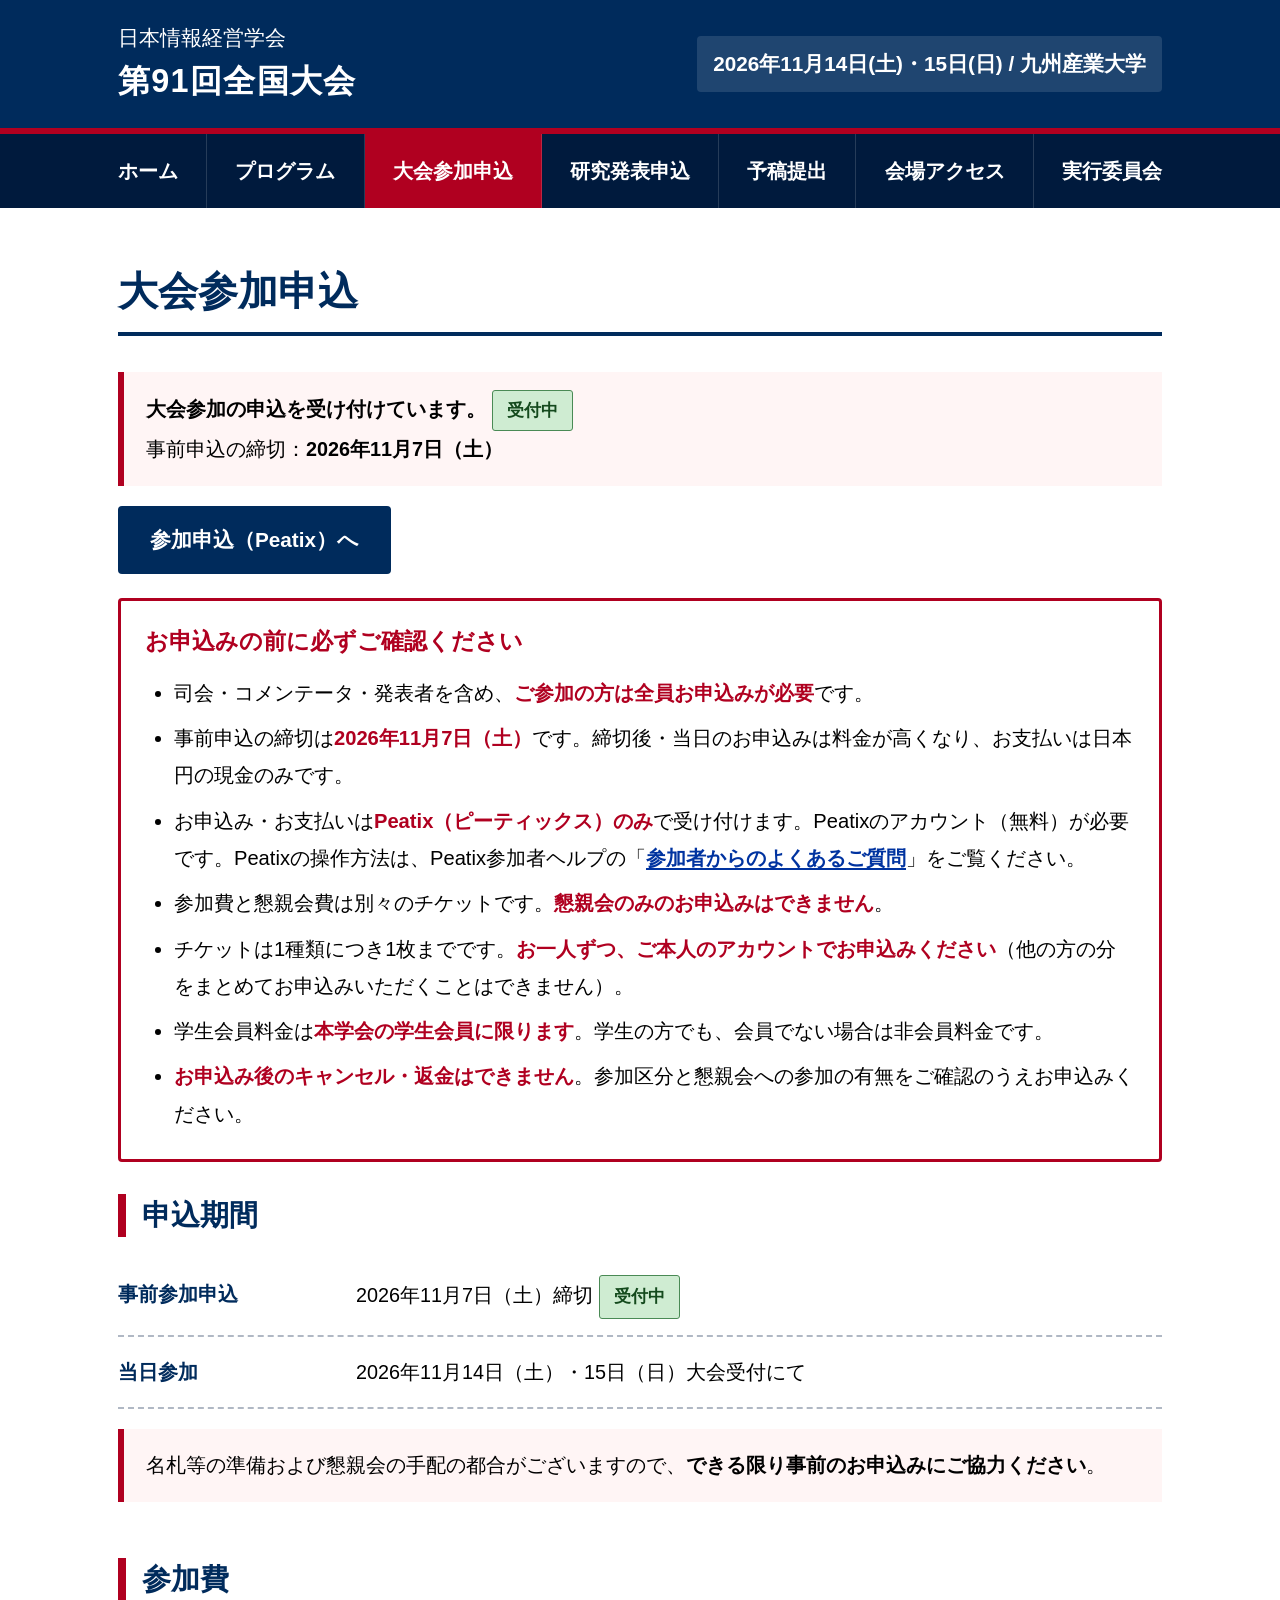
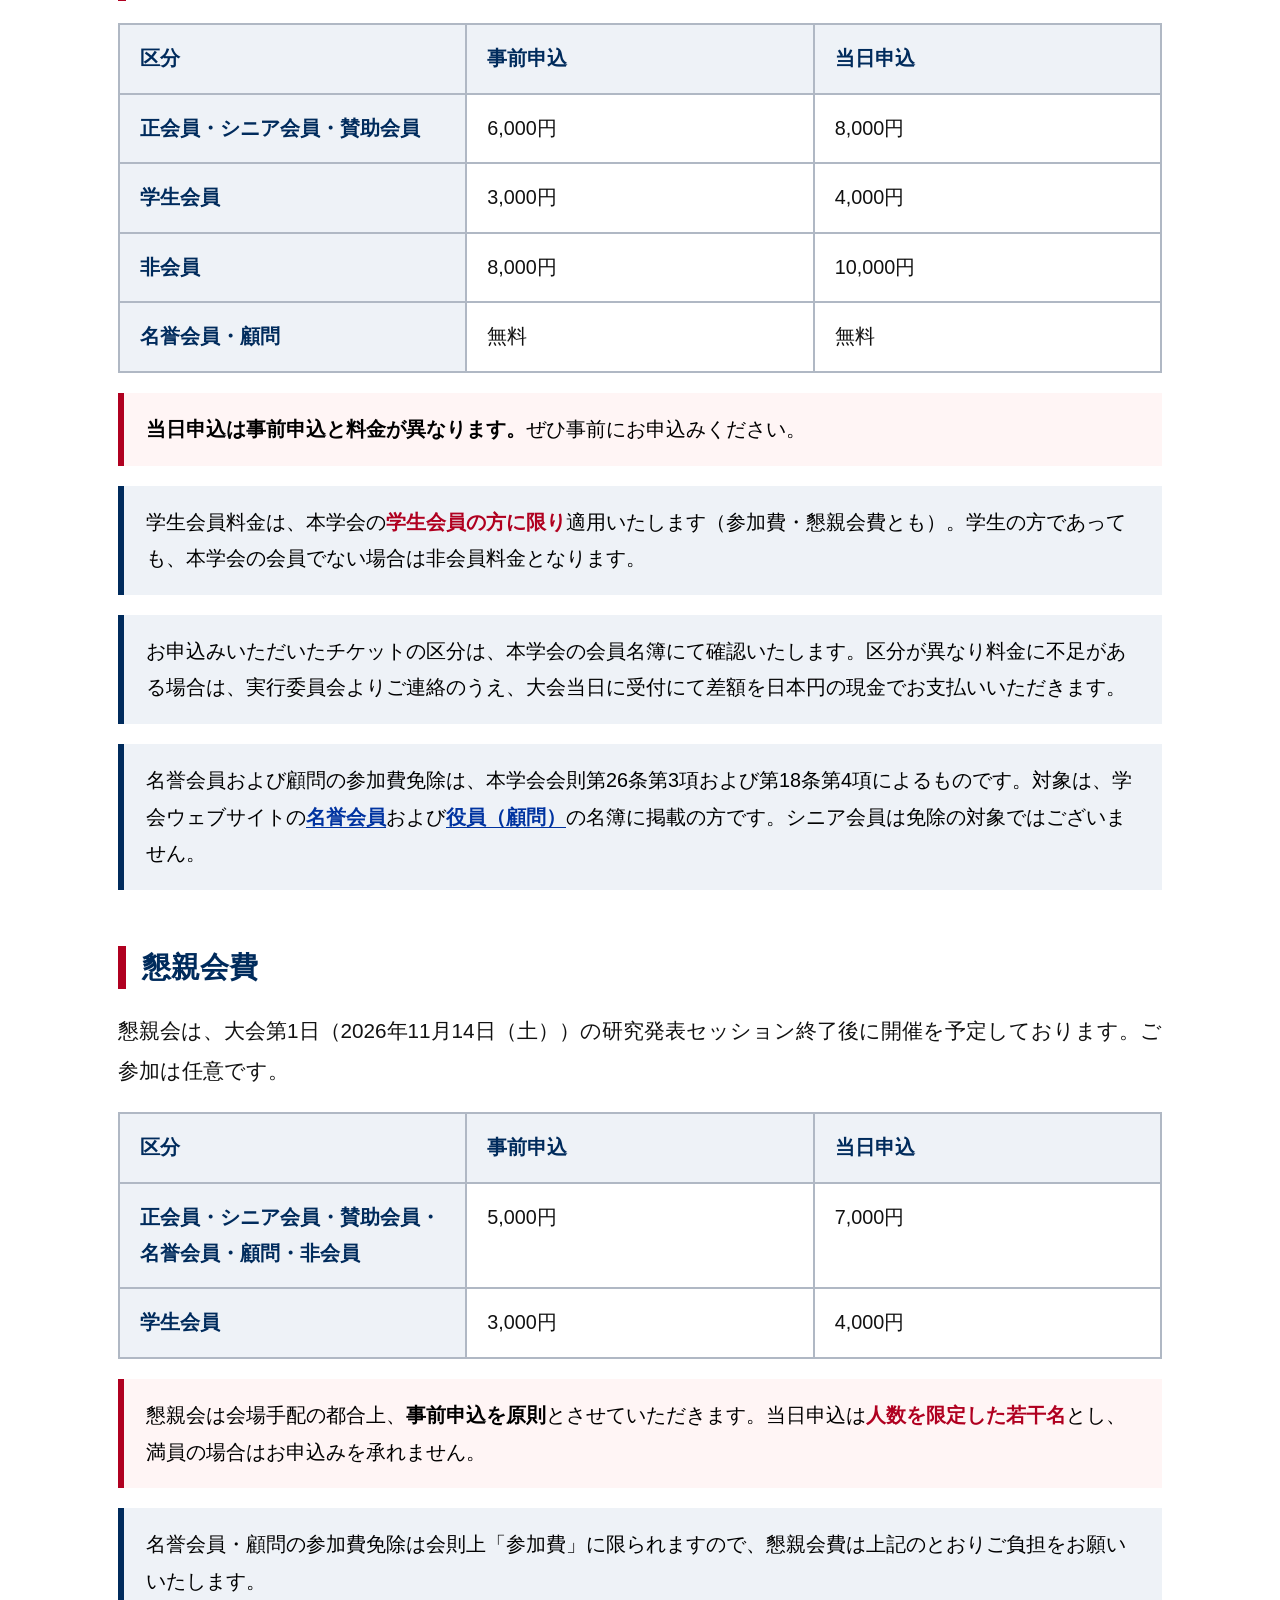
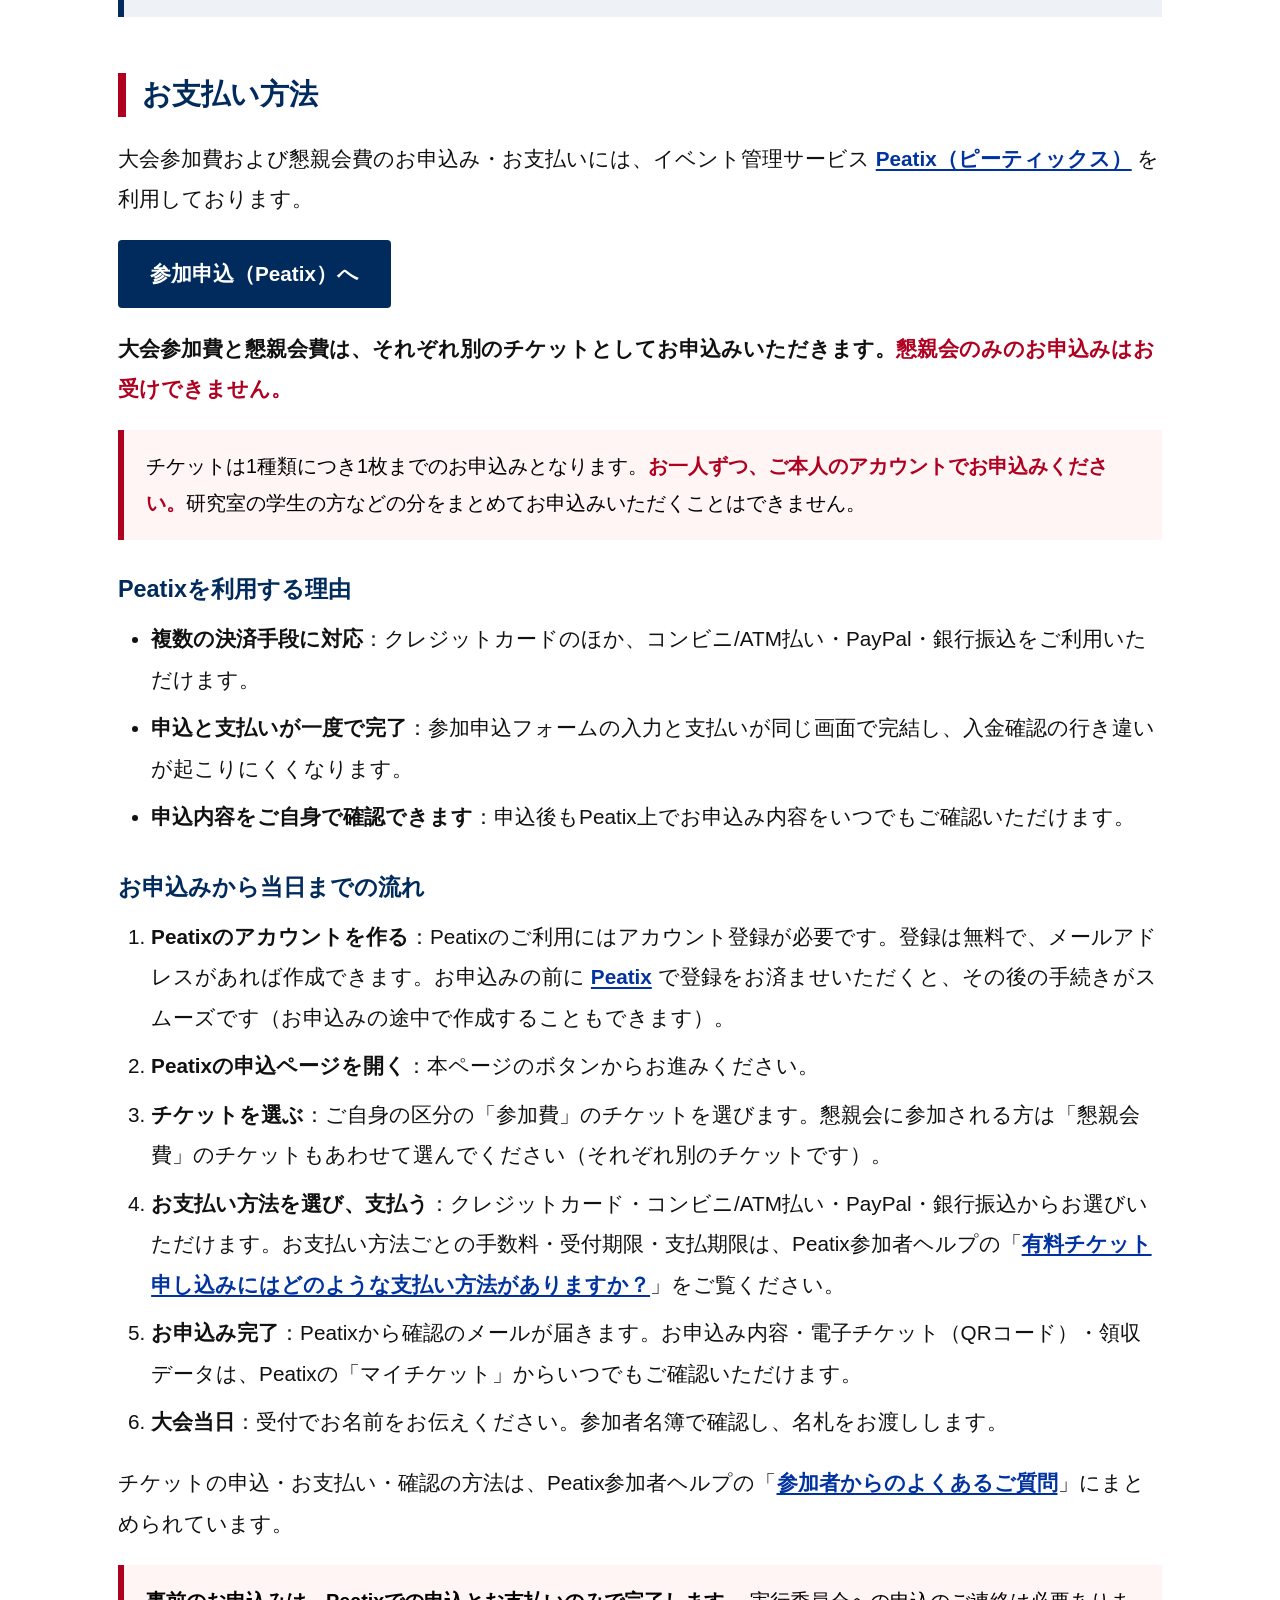
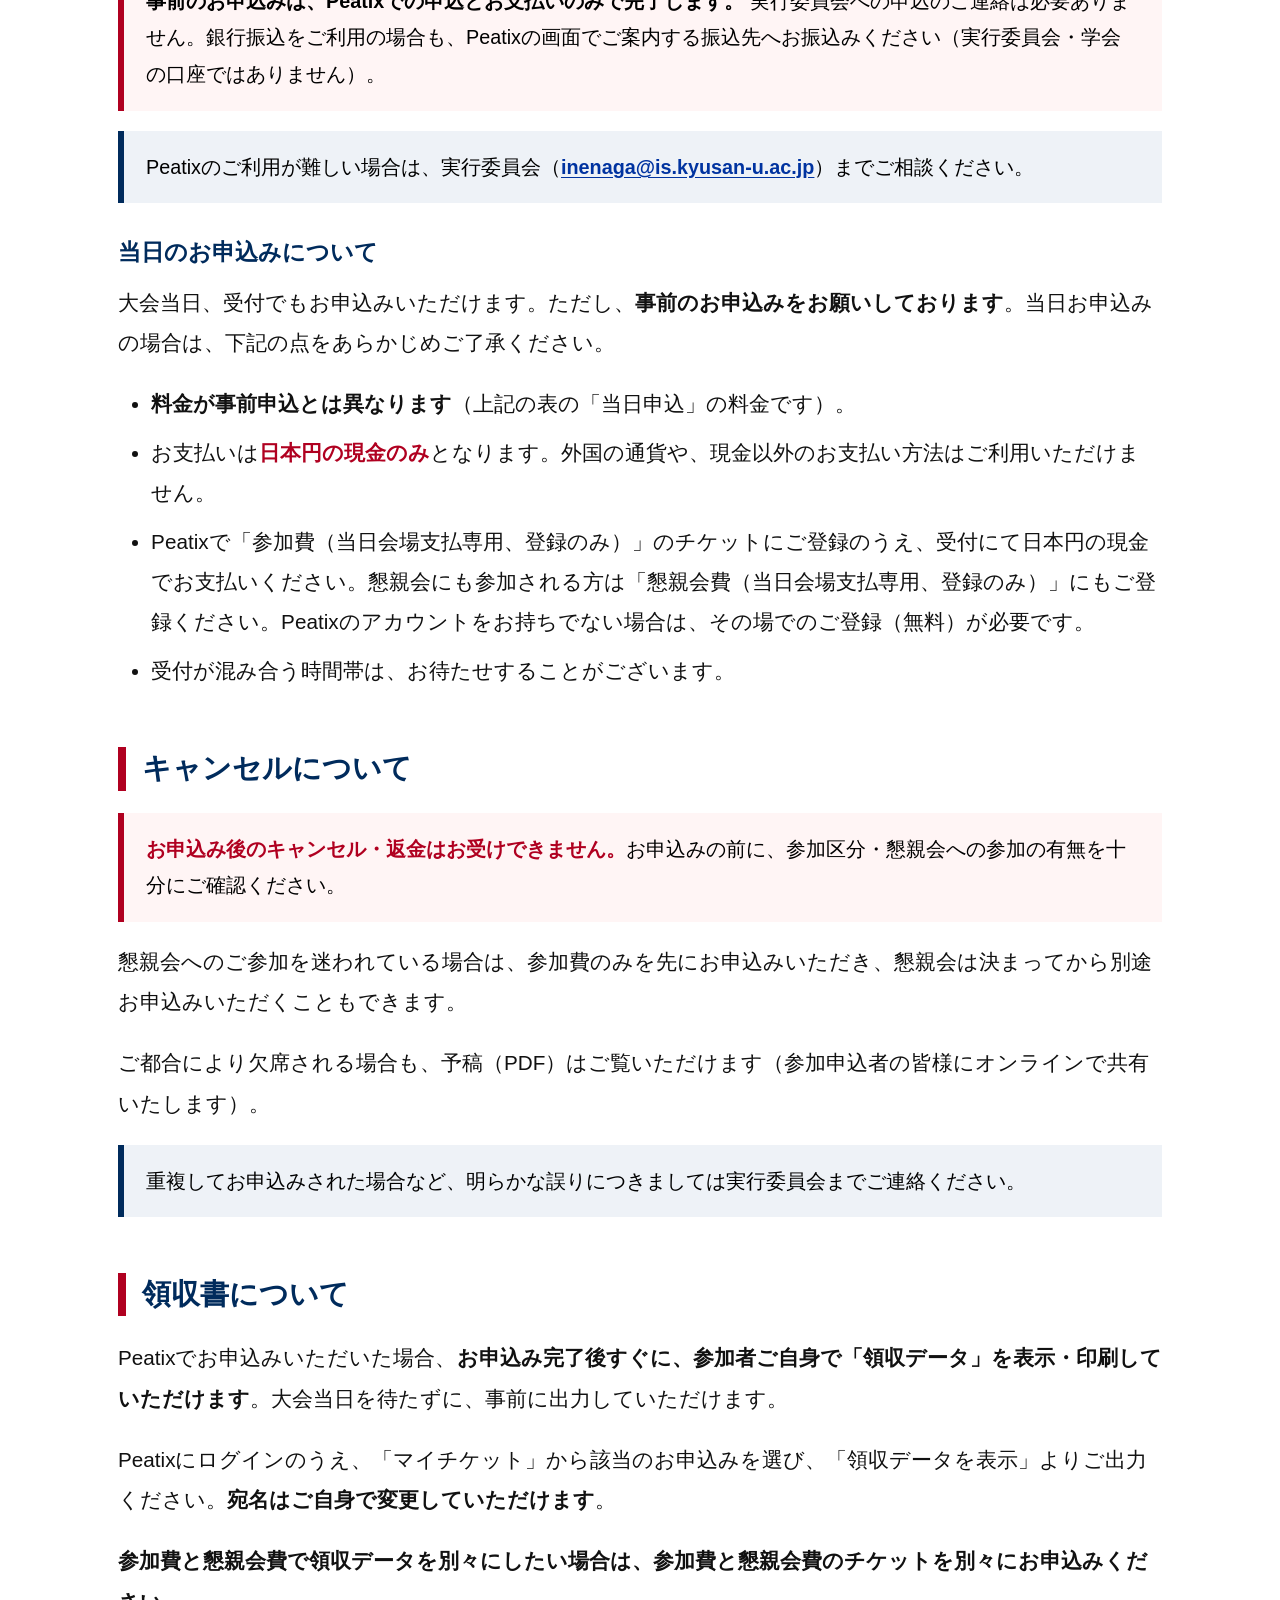
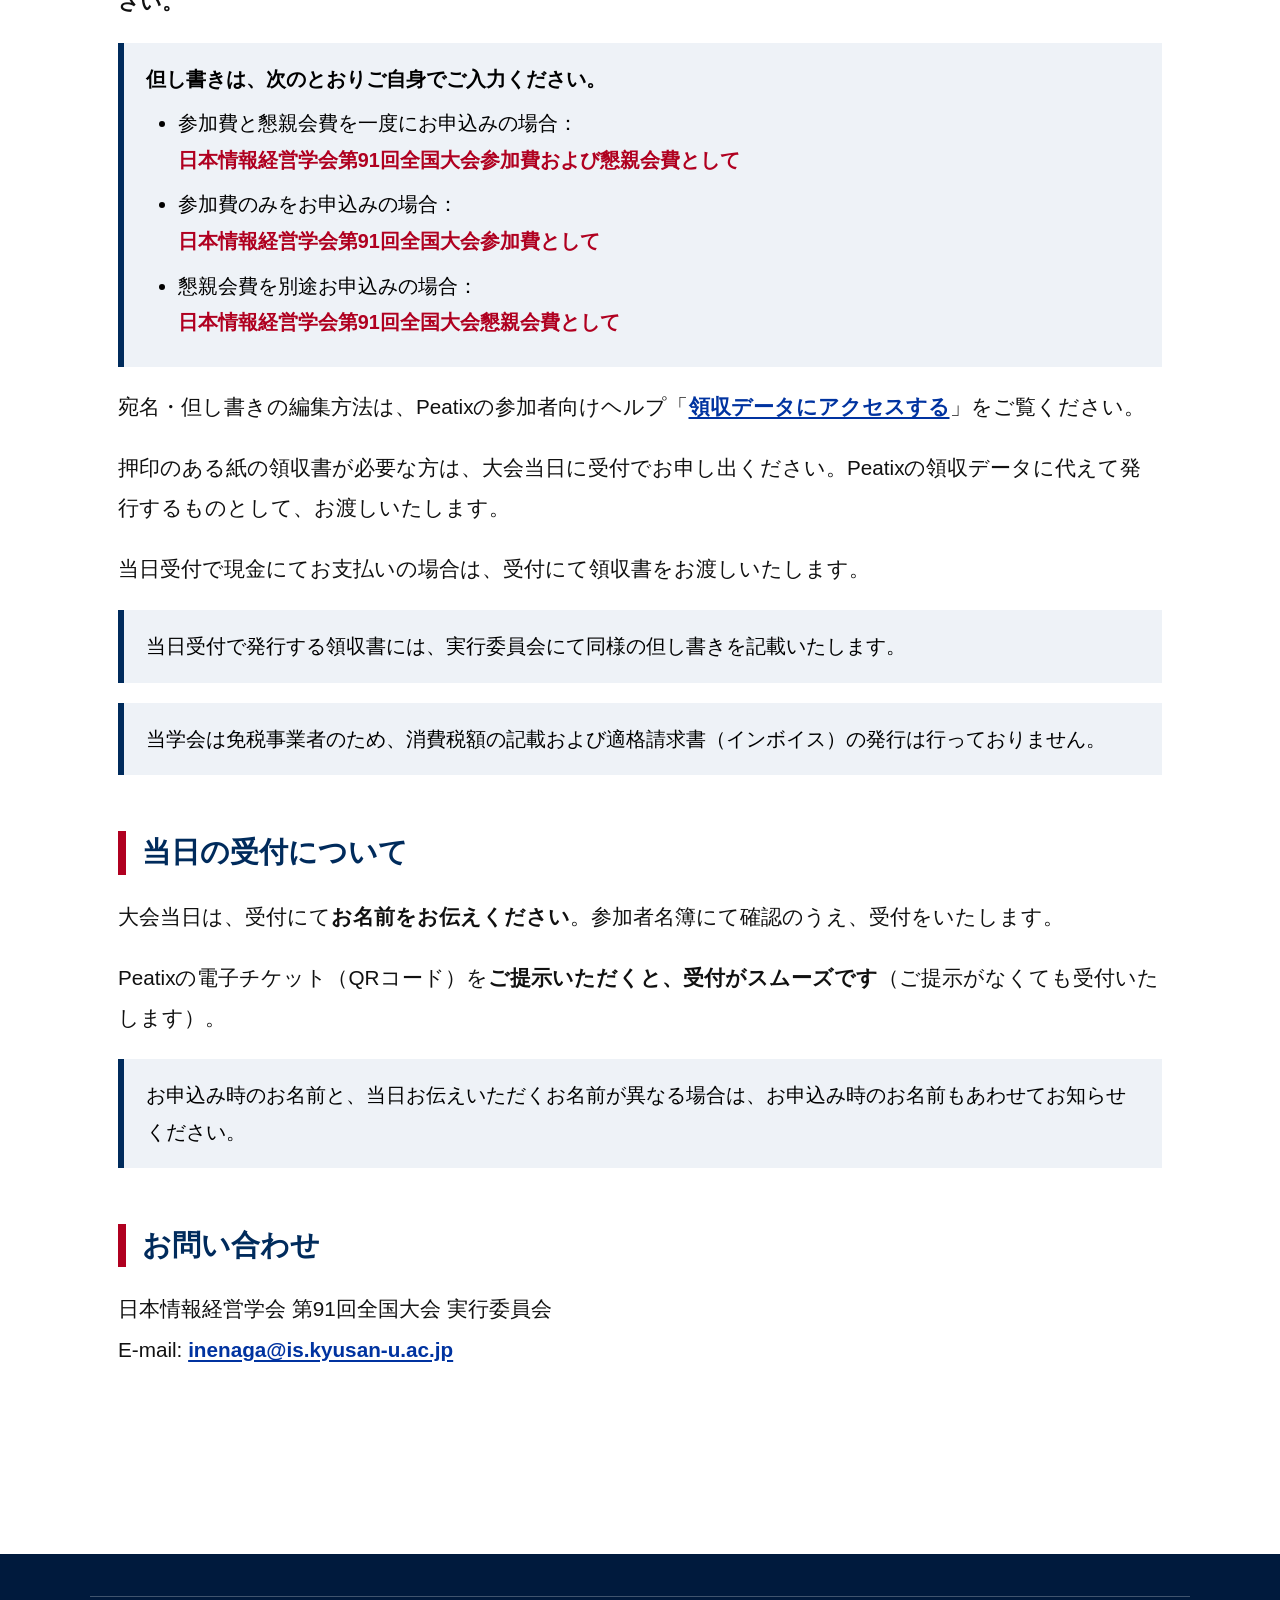
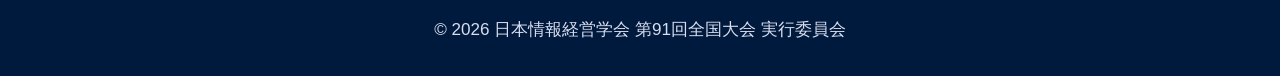
<file: registration.html>
<!DOCTYPE html>
<html lang="ja">
<head>
<meta charset="UTF-8">
<meta name="viewport" content="width=device-width, initial-scale=1">
<title>大会参加申込｜日本情報経営学会 第91回全国大会</title>
<meta name="description" content="日本情報経営学会 第91回全国大会の参加申込のご案内。事前参加申込の締切は2026年11月7日（土）です。">
<link rel="stylesheet" href="css/style.css?v=20260923">
</head>
<body>

<header class="site-header">
  <div class="site-header__inner">
    <h1 class="site-title">
      <a href="index.html">
        日本情報経営学会
        <strong>第91回全国大会</strong>
      </a>
    </h1>
    <div class="site-header__date">2026年11月14日(土)・15日(日) / 九州産業大学</div>
  </div>
</header>

<nav class="global-nav">
  <div class="global-nav__inner">
    <button class="nav-toggle" type="button" aria-expanded="false" aria-controls="global-nav-list" aria-label="メニューを開く">
      <span class="nav-toggle__icon" aria-hidden="true"><span></span><span></span><span></span></span>
      メニュー
    </button>
    <ul id="global-nav-list">
      <li><a href="index.html">ホーム</a></li>
      <li><a href="program.html">プログラム</a></li>
      <li><a href="registration.html" class="is-current">大会参加申込</a></li>
      <li><a href="submission.html">研究発表申込</a></li>
      <li><a href="proceedings.html">予稿提出</a></li>
      <li><a href="access.html">会場アクセス</a></li>
      <li><a href="committee.html">実行委員会</a></li>
    </ul>
  </div>
</nav>

<main>
  <h2 class="page-title">大会参加申込</h2>

  <p class="note note--accent">
    <strong>大会参加の申込を受け付けています。</strong> <span class="badge badge--open">受付中</span><br>
    事前申込の締切：<strong>2026年11月7日（土）</strong>
  </p>
  <p>
    <a class="btn" href="https://peatix.com/event/5146898" target="_blank" rel="noopener">参加申込（Peatix）へ</a>
  </p>

  <div class="keypoints">
    <h3 class="keypoints__title">お申込みの前に必ずご確認ください</h3>
    <ul>
      <li>司会・コメンテータ・発表者を含め、<span class="em">ご参加の方は全員お申込みが必要</span>です。</li>
      <li>事前申込の締切は<span class="em">2026年11月7日（土）</span>です。締切後・当日のお申込みは料金が高くなり、お支払いは日本円の現金のみです。</li>
      <li>お申込み・お支払いは<span class="em">Peatix（ピーティックス）のみ</span>で受け付けます。Peatixのアカウント（無料）が必要です。Peatixの操作方法は、Peatix参加者ヘルプの「<a href="https://help-attendee.peatix.com/ja-JP/support/solutions/44000452613" target="_blank" rel="noopener">参加者からのよくあるご質問</a>」をご覧ください。</li>
      <li>参加費と懇親会費は別々のチケットです。<span class="em">懇親会のみのお申込みはできません</span>。</li>
      <li>チケットは1種類につき1枚までです。<span class="em">お一人ずつ、ご本人のアカウントでお申込みください</span>（他の方の分をまとめてお申込みいただくことはできません）。</li>
      <li>学生会員料金は<span class="em">本学会の学生会員に限ります</span>。学生の方でも、会員でない場合は非会員料金です。</li>
      <li><span class="em">お申込み後のキャンセル・返金はできません</span>。参加区分と懇親会への参加の有無をご確認のうえお申込みください。</li>
    </ul>
  </div>

  <section class="section">
    <h3 class="section__title">申込期間</h3>
    <ul class="schedule-list">
      <li>
        <span class="schedule-list__date">事前参加申込</span>
        <span class="schedule-list__item">2026年11月7日（土）締切 <span class="badge badge--open">受付中</span></span>
      </li>
      <li>
        <span class="schedule-list__date">当日参加</span>
        <span class="schedule-list__item">2026年11月14日（土）・15日（日）大会受付にて</span>
      </li>
    </ul>
    <p class="note note--accent">
      名札等の準備および懇親会の手配の都合がございますので、<strong>できる限り事前のお申込みにご協力ください</strong>。
    </p>
  </section>

  <section class="section">
    <h3 class="section__title">参加費</h3>
    <table class="info-table">
      <thead>
        <tr>
          <th>区分</th>
          <th>事前申込</th>
          <th>当日申込</th>
        </tr>
      </thead>
      <tbody>
        <tr><th>正会員・シニア会員・賛助会員</th><td>6,000円</td><td>8,000円</td></tr>
        <tr><th>学生会員</th><td>3,000円</td><td>4,000円</td></tr>
        <tr><th>非会員</th><td>8,000円</td><td>10,000円</td></tr>
        <tr><th>名誉会員・顧問</th><td>無料</td><td>無料</td></tr>
      </tbody>
    </table>
    <p class="note note--accent">
      <strong>当日申込は事前申込と料金が異なります。</strong>ぜひ事前にお申込みください。
    </p>
    <p class="note">学生会員料金は、本学会の<strong class="em">学生会員の方に限り</strong>適用いたします（参加費・懇親会費とも）。学生の方であっても、本学会の会員でない場合は非会員料金となります。</p>
    <p class="note">お申込みいただいたチケットの区分は、本学会の会員名簿にて確認いたします。区分が異なり料金に不足がある場合は、実行委員会よりご連絡のうえ、大会当日に受付にて差額を日本円の現金でお支払いいただきます。</p>
    <p class="note">名誉会員および顧問の参加費免除は、本学会会則第26条第3項および第18条第4項によるものです。対象は、学会ウェブサイトの<a href="https://jsim.gr.jp/org/org03.html" target="_blank" rel="noopener">名誉会員</a>および<a href="https://jsim.gr.jp/org/org01.html" target="_blank" rel="noopener">役員（顧問）</a>の名簿に掲載の方です。シニア会員は免除の対象ではございません。</p>
  </section>

  <section class="section">
    <h3 class="section__title">懇親会費</h3>
    <p>懇親会は、大会第1日（2026年11月14日（土））の研究発表セッション終了後に開催を予定しております。ご参加は任意です。</p>
    <table class="info-table">
      <thead>
        <tr>
          <th>区分</th>
          <th>事前申込</th>
          <th>当日申込</th>
        </tr>
      </thead>
      <tbody>
        <tr><th>正会員・シニア会員・賛助会員・名誉会員・顧問・非会員</th><td>5,000円</td><td>7,000円</td></tr>
        <tr><th>学生会員</th><td>3,000円</td><td>4,000円</td></tr>
      </tbody>
    </table>
    <p class="note note--accent">
      懇親会は会場手配の都合上、<strong>事前申込を原則</strong>とさせていただきます。当日申込は<strong class="em">人数を限定した若干名</strong>とし、満員の場合はお申込みを承れません。
    </p>
    <p class="note">名誉会員・顧問の参加費免除は会則上「参加費」に限られますので、懇親会費は上記のとおりご負担をお願いいたします。</p>
  </section>

  <section class="section">
    <h3 class="section__title">お支払い方法</h3>
    <p>大会参加費および懇親会費のお申込み・お支払いには、イベント管理サービス <a href="https://peatix.com/" target="_blank" rel="noopener">Peatix（ピーティックス）</a> を利用しております。</p>
    <p><a class="btn" href="https://peatix.com/event/5146898" target="_blank" rel="noopener">参加申込（Peatix）へ</a></p>
    <p><strong>大会参加費と懇親会費は、それぞれ別のチケットとしてお申込みいただきます。</strong><strong class="em">懇親会のみのお申込みはお受けできません。</strong></p>
    <p class="note note--accent">チケットは1種類につき1枚までのお申込みとなります。<strong class="em">お一人ずつ、ご本人のアカウントでお申込みください。</strong>研究室の学生の方などの分をまとめてお申込みいただくことはできません。</p>

    <h4 class="section__subtitle">Peatixを利用する理由</h4>
    <ul>
      <li><strong>複数の決済手段に対応</strong>：クレジットカードのほか、コンビニ/ATM払い・PayPal・銀行振込をご利用いただけます。</li>
      <li><strong>申込と支払いが一度で完了</strong>：参加申込フォームの入力と支払いが同じ画面で完結し、入金確認の行き違いが起こりにくくなります。</li>
      <li><strong>申込内容をご自身で確認できます</strong>：申込後もPeatix上でお申込み内容をいつでもご確認いただけます。</li>
    </ul>
    <h4 class="section__subtitle">お申込みから当日までの流れ</h4>
    <ol>
      <li><strong>Peatixのアカウントを作る</strong>：Peatixのご利用にはアカウント登録が必要です。登録は無料で、メールアドレスがあれば作成できます。お申込みの前に <a href="https://peatix.com/" target="_blank" rel="noopener">Peatix</a> で登録をお済ませいただくと、その後の手続きがスムーズです（お申込みの途中で作成することもできます）。</li>
      <li><strong>Peatixの申込ページを開く</strong>：本ページのボタンからお進みください。</li>
      <li><strong>チケットを選ぶ</strong>：ご自身の区分の「参加費」のチケットを選びます。懇親会に参加される方は「懇親会費」のチケットもあわせて選んでください（それぞれ別のチケットです）。</li>
      <li><strong>お支払い方法を選び、支払う</strong>：クレジットカード・コンビニ/ATM払い・PayPal・銀行振込からお選びいただけます。お支払い方法ごとの手数料・受付期限・支払期限は、Peatix参加者ヘルプの「<a href="https://help-attendee.peatix.com/ja-JP/support/solutions/articles/44001821736" target="_blank" rel="noopener">有料チケット申し込みにはどのような支払い方法がありますか？</a>」をご覧ください。</li>
      <li><strong>お申込み完了</strong>：Peatixから確認のメールが届きます。お申込み内容・電子チケット（QRコード）・領収データは、Peatixの「マイチケット」からいつでもご確認いただけます。</li>
      <li><strong>大会当日</strong>：受付でお名前をお伝えください。参加者名簿で確認し、名札をお渡しします。</li>
    </ol>
    <p>チケットの申込・お支払い・確認の方法は、Peatix参加者ヘルプの「<a href="https://help-attendee.peatix.com/ja-JP/support/solutions/44000452613" target="_blank" rel="noopener">参加者からのよくあるご質問</a>」にまとめられています。</p>
    <p class="note note--accent">
      <strong>事前のお申込みは、Peatixでの申込とお支払いのみで完了します。</strong>
      実行委員会への申込のご連絡は必要ありません。銀行振込をご利用の場合も、Peatixの画面でご案内する振込先へお振込みください（実行委員会・学会の口座ではありません）。
    </p>
    <p class="note">Peatixのご利用が難しい場合は、実行委員会（<span class="js-mail" data-m="pj.ca.u-nasuyk.si@aganeni">inenaga [at] is.kyusan-u.ac.jp</span>）までご相談ください。</p>

    <h4 class="section__subtitle">当日のお申込みについて</h4>
    <p>大会当日、受付でもお申込みいただけます。ただし、<strong>事前のお申込みをお願いしております</strong>。当日お申込みの場合は、下記の点をあらかじめご了承ください。</p>
    <ul>
      <li><strong>料金が事前申込とは異なります</strong>（上記の表の「当日申込」の料金です）。</li>
      <li>お支払いは<strong class="em">日本円の現金のみ</strong>となります。外国の通貨や、現金以外のお支払い方法はご利用いただけません。</li>
      <li>Peatixで「参加費（当日会場支払専用、登録のみ）」のチケットにご登録のうえ、受付にて日本円の現金でお支払いください。懇親会にも参加される方は「懇親会費（当日会場支払専用、登録のみ）」にもご登録ください。Peatixのアカウントをお持ちでない場合は、その場でのご登録（無料）が必要です。</li>
      <li>受付が混み合う時間帯は、お待たせすることがございます。</li>
    </ul>
  </section>

  <section class="section">
    <h3 class="section__title">キャンセルについて</h3>
    <p class="note note--accent">
      <strong class="em">お申込み後のキャンセル・返金はお受けできません。</strong>お申込みの前に、参加区分・懇親会への参加の有無を十分にご確認ください。
    </p>
    <p>懇親会へのご参加を迷われている場合は、参加費のみを先にお申込みいただき、懇親会は決まってから別途お申込みいただくこともできます。</p>
    <p>ご都合により欠席される場合も、予稿（PDF）はご覧いただけます（参加申込者の皆様にオンラインで共有いたします）。</p>
    <p class="note">重複してお申込みされた場合など、明らかな誤りにつきましては実行委員会までご連絡ください。</p>
  </section>

  <section class="section">
    <h3 class="section__title">領収書について</h3>
    <p>Peatixでお申込みいただいた場合、<strong>お申込み完了後すぐに、参加者ご自身で「領収データ」を表示・印刷していただけます</strong>。大会当日を待たずに、事前に出力していただけます。</p>
    <p>Peatixにログインのうえ、「マイチケット」から該当のお申込みを選び、「領収データを表示」よりご出力ください。<strong>宛名はご自身で変更していただけます</strong>。</p>
    <p><strong>参加費と懇親会費で領収データを別々にしたい場合は、参加費と懇親会費のチケットを別々にお申込みください。</strong></p>
    <div class="note">
      <strong>但し書きは、次のとおりご自身でご入力ください。</strong>
      <ul style="margin:8px 0 0;">
        <li>参加費と懇親会費を一度にお申込みの場合：<br><span class="em">日本情報経営学会第91回全国大会参加費および懇親会費として</span></li>
        <li>参加費のみをお申込みの場合：<br><span class="em">日本情報経営学会第91回全国大会参加費として</span></li>
        <li>懇親会費を別途お申込みの場合：<br><span class="em">日本情報経営学会第91回全国大会懇親会費として</span></li>
      </ul>
    </div>
    <p>宛名・但し書きの編集方法は、Peatixの参加者向けヘルプ「<a href="https://help-attendee.peatix.com/ja-JP/support/solutions/articles/44001821741#%E9%A0%98%E5%8F%8E%E3%83%87%E3%83%BC%E3%82%BF%E3%81%AE%E7%B7%A8%E9%9B%86%E6%96%B9%E6%B3%95" target="_blank" rel="noopener">領収データにアクセスする</a>」をご覧ください。</p>
    <p>押印のある紙の領収書が必要な方は、大会当日に受付でお申し出ください。Peatixの領収データに代えて発行するものとして、お渡しいたします。</p>
    <p>当日受付で現金にてお支払いの場合は、受付にて領収書をお渡しいたします。</p>
    <p class="note">当日受付で発行する領収書には、実行委員会にて同様の但し書きを記載いたします。</p>
    <p class="note">当学会は免税事業者のため、消費税額の記載および適格請求書（インボイス）の発行は行っておりません。</p>
  </section>

  <section class="section">
    <h3 class="section__title">当日の受付について</h3>
    <p>大会当日は、受付にて<strong>お名前をお伝えください</strong>。参加者名簿にて確認のうえ、受付をいたします。</p>
    <p>Peatixの電子チケット（QRコード）を<strong>ご提示いただくと、受付がスムーズです</strong>（ご提示がなくても受付いたします）。</p>
    <p class="note">お申込み時のお名前と、当日お伝えいただくお名前が異なる場合は、お申込み時のお名前もあわせてお知らせください。</p>
  </section>

  <section class="section">
    <h3 class="section__title">お問い合わせ</h3>
    <p>
      日本情報経営学会 第91回全国大会 実行委員会<br>
      E-mail: <span class="js-mail" data-m="pj.ca.u-nasuyk.si@aganeni">inenaga [at] is.kyusan-u.ac.jp</span>
    </p>
  </section>

</main>

<footer class="site-footer">
  <div class="site-footer__inner">
    <p class="copyright">© 2026 日本情報経営学会 第91回全国大会 実行委員会</p>
  </div>
</footer>

<script src="js/nav.js?v=20260921"></script>

</body>
</html>
</file>
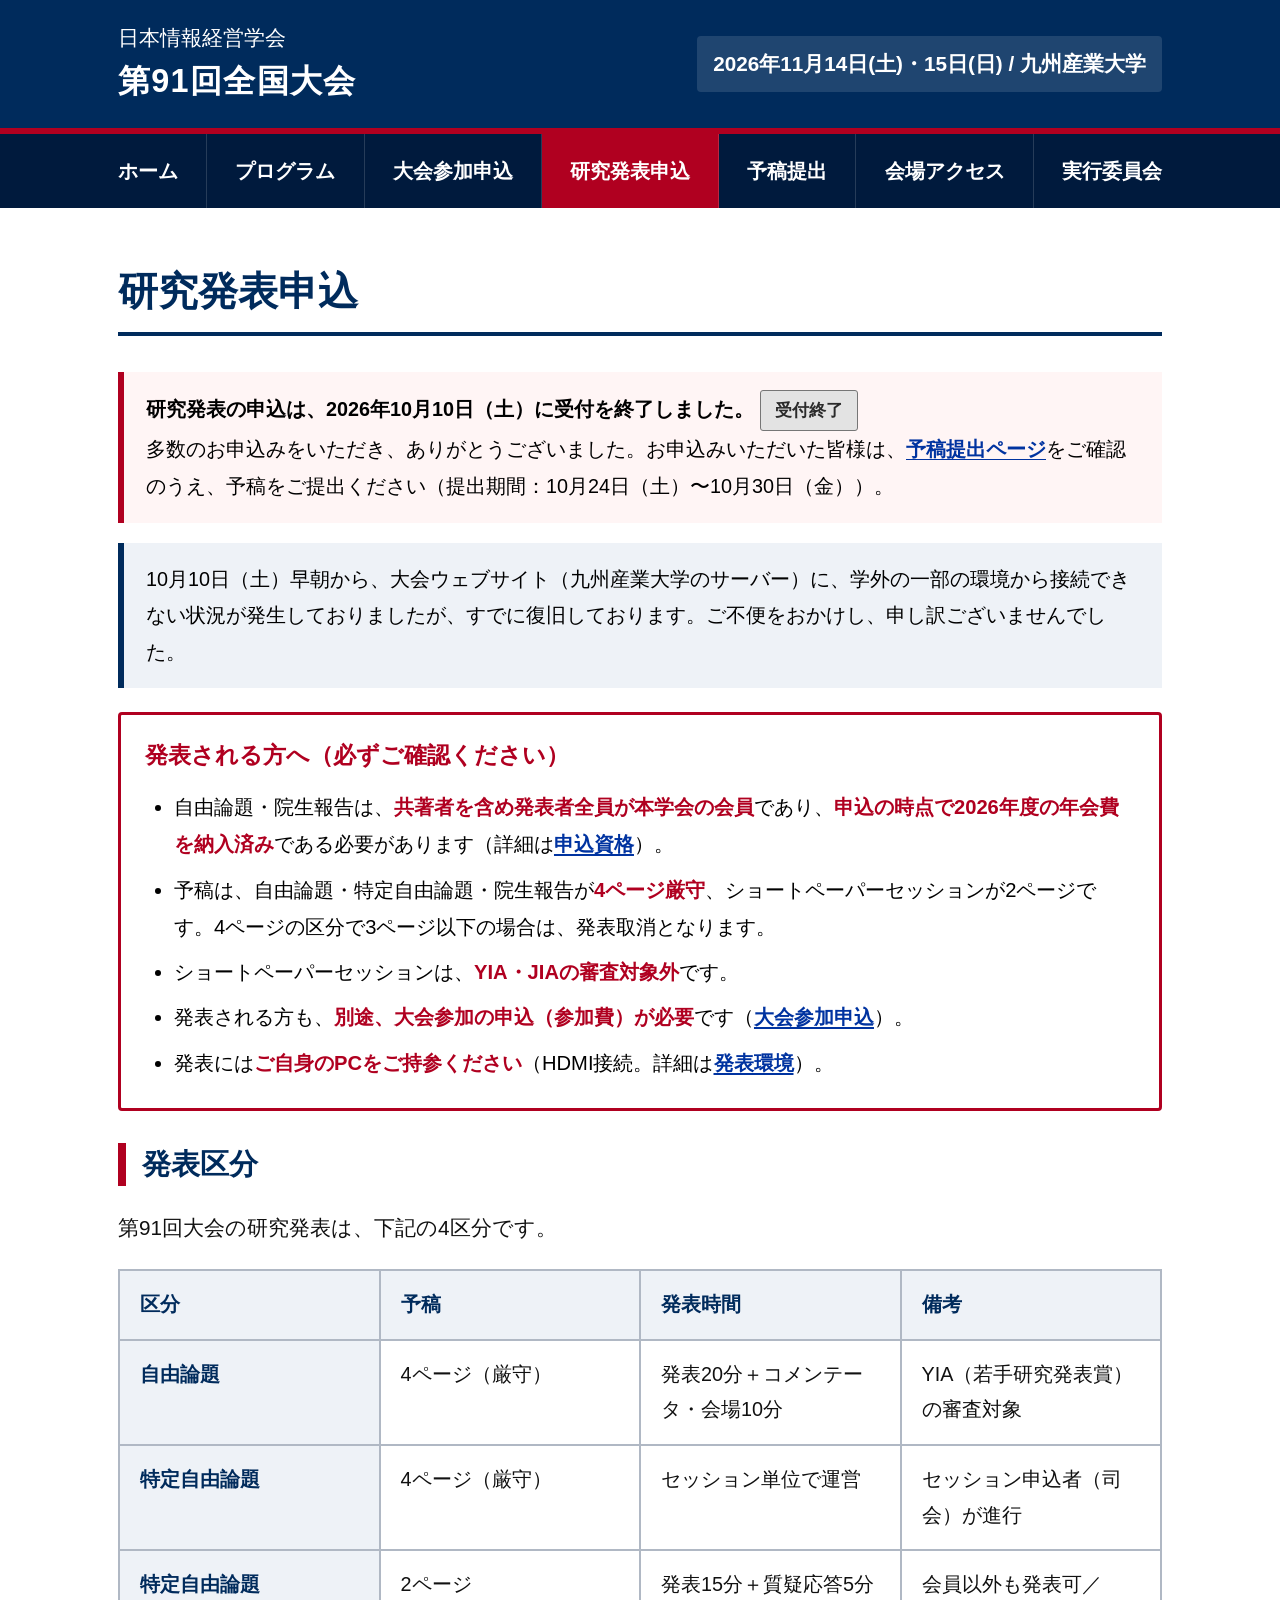
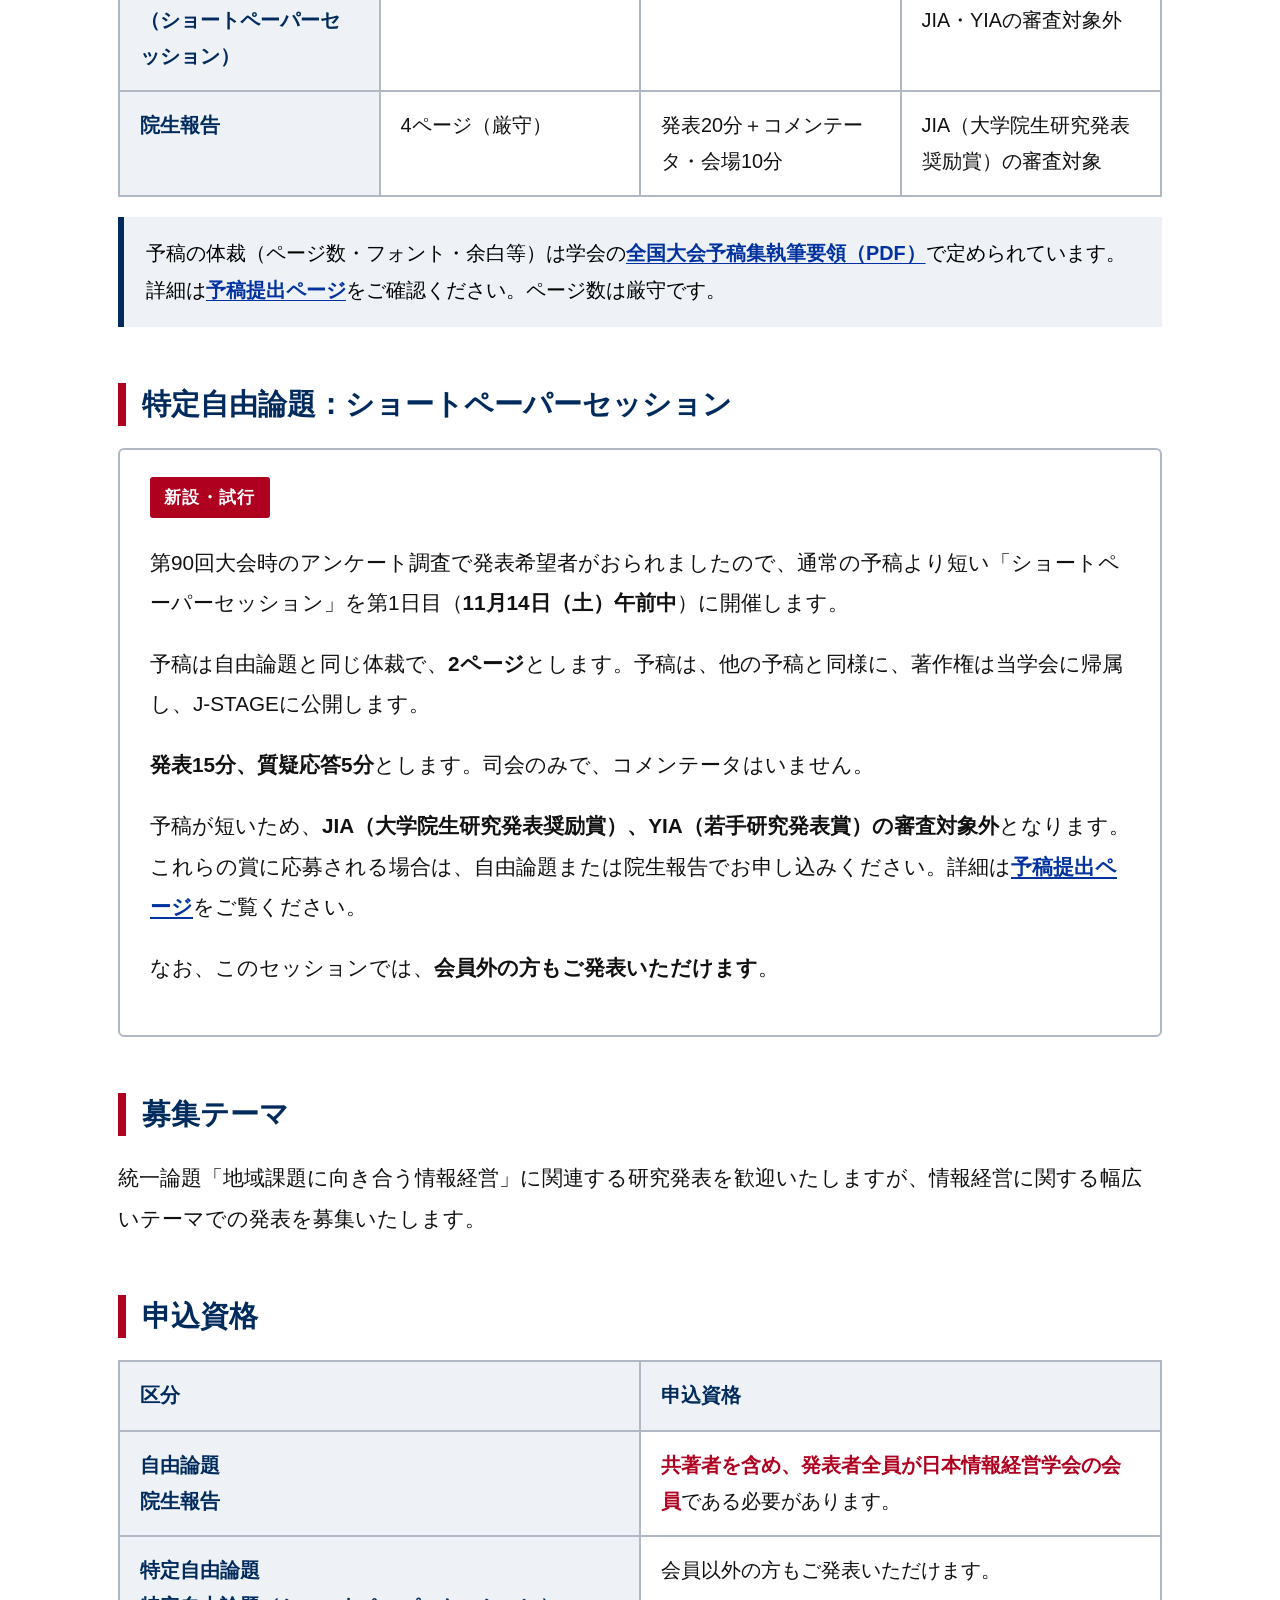
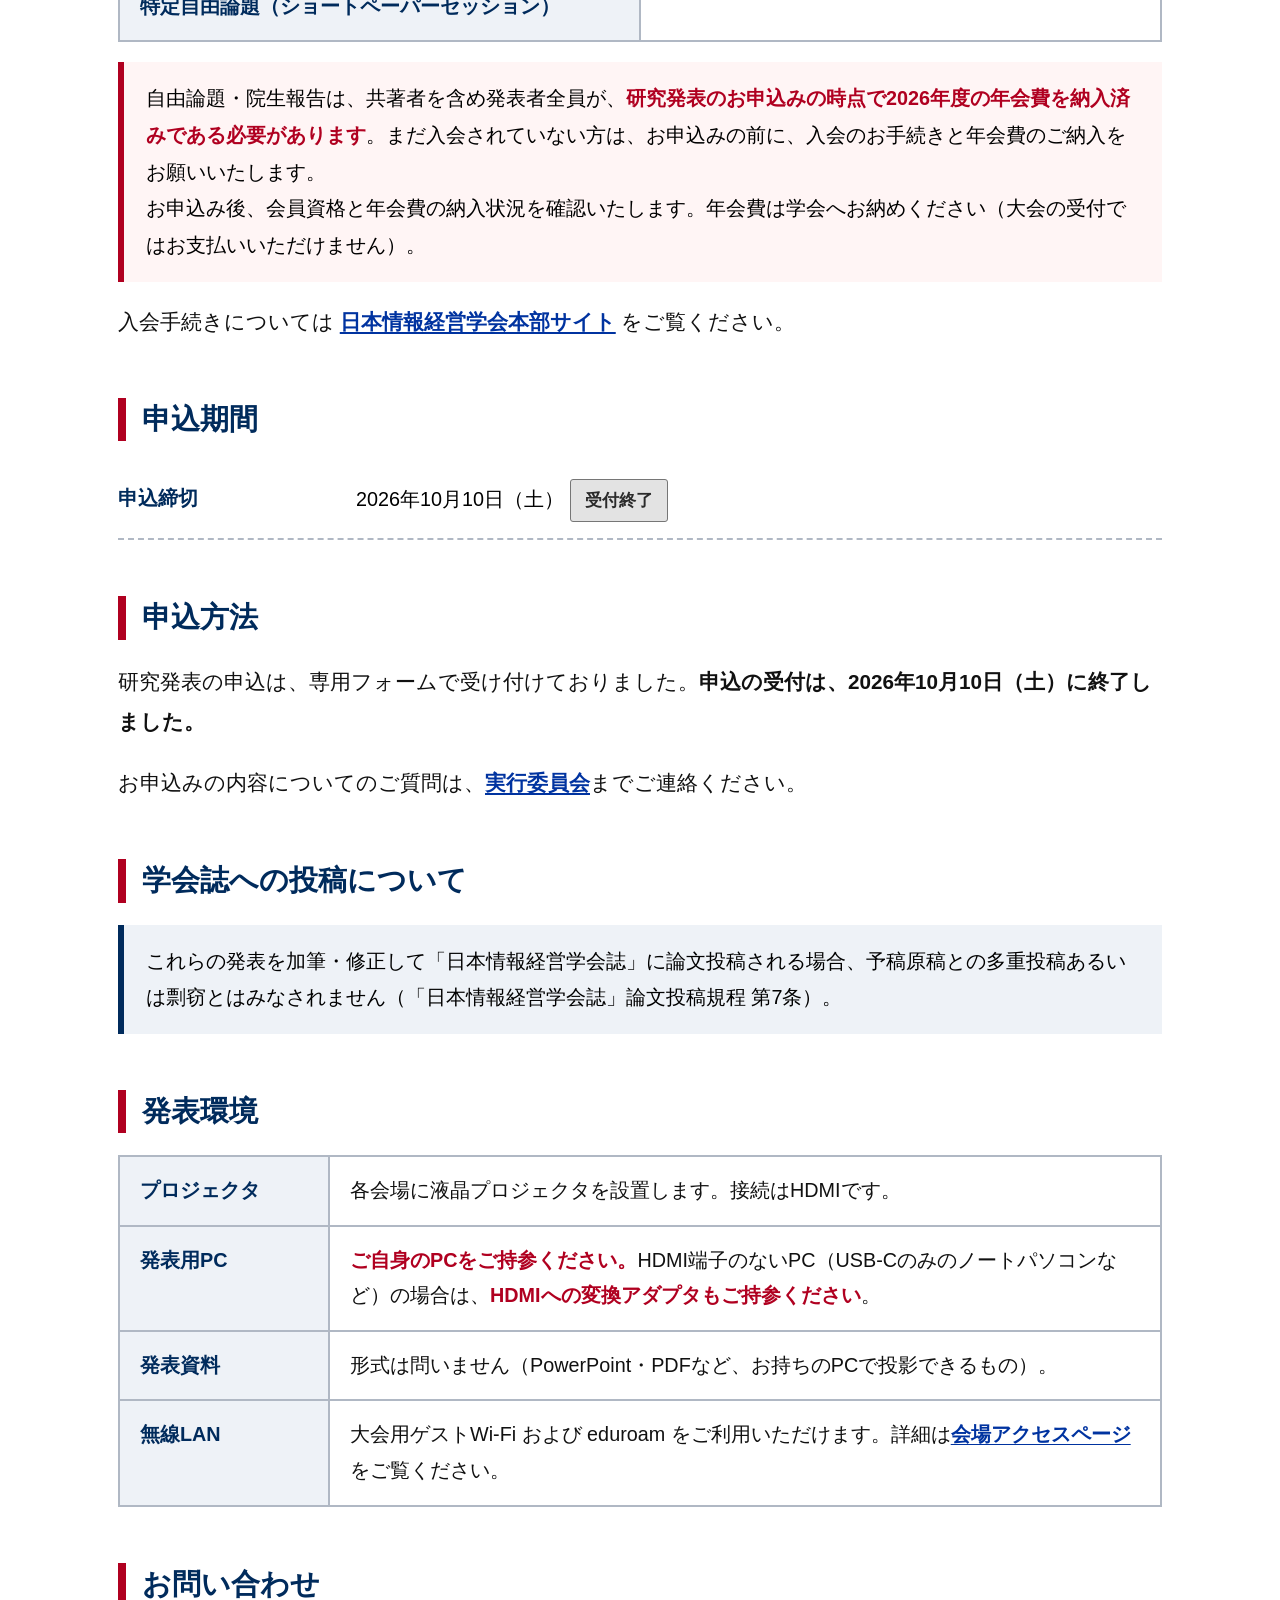
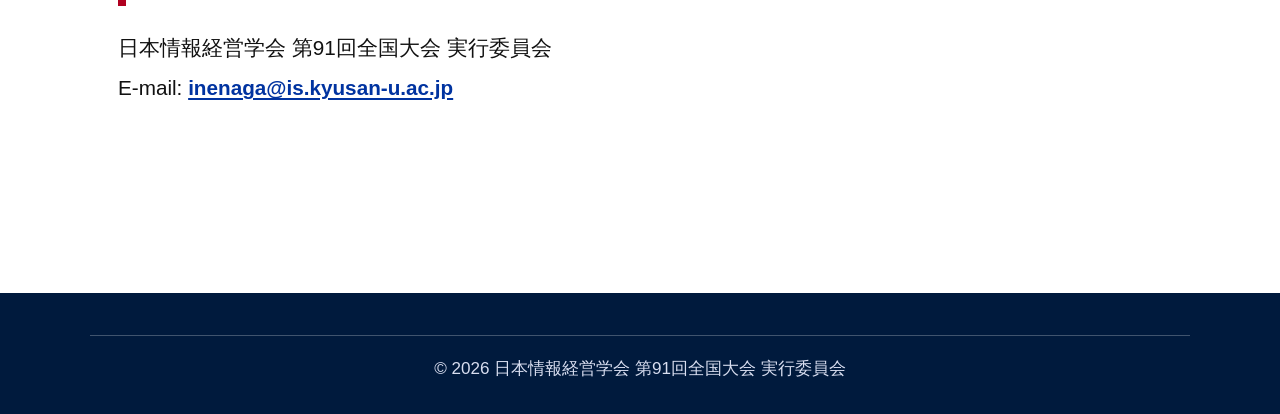
<file: submission.html>
<!DOCTYPE html>
<html lang="ja">
<head>
<meta charset="UTF-8">
<meta name="viewport" content="width=device-width, initial-scale=1">
<title>研究発表申込｜日本情報経営学会 第91回全国大会</title>
<meta name="description" content="日本情報経営学会 第91回全国大会の研究発表申込のご案内。研究発表の申込は2026年10月10日（土）に受付を終了しました。">
<link rel="stylesheet" href="css/style.css?v=20261011">
</head>
<body>

<header class="site-header">
  <div class="site-header__inner">
    <h1 class="site-title">
      <a href="index.html">
        日本情報経営学会
        <strong>第91回全国大会</strong>
      </a>
    </h1>
    <div class="site-header__date">2026年11月14日(土)・15日(日) / 九州産業大学</div>
  </div>
</header>

<nav class="global-nav">
  <div class="global-nav__inner">
    <button class="nav-toggle" type="button" aria-expanded="false" aria-controls="global-nav-list" aria-label="メニューを開く">
      <span class="nav-toggle__icon" aria-hidden="true"><span></span><span></span><span></span></span>
      メニュー
    </button>
    <ul id="global-nav-list">
      <li><a href="index.html">ホーム</a></li>
      <li><a href="program.html">プログラム</a></li>
      <li><a href="registration.html">大会参加申込</a></li>
      <li><a href="submission.html" class="is-current">研究発表申込</a></li>
      <li><a href="proceedings.html">予稿提出</a></li>
      <li><a href="access.html">会場アクセス</a></li>
      <li><a href="committee.html">実行委員会</a></li>
    </ul>
  </div>
</nav>

<main>
  <h2 class="page-title">研究発表申込</h2>

  <p class="note note--accent">
    <strong>研究発表の申込は、2026年10月10日（土）に受付を終了しました。</strong> <span class="badge badge--closed">受付終了</span><br>
    多数のお申込みをいただき、ありがとうございました。お申込みいただいた皆様は、<a href="proceedings.html">予稿提出ページ</a>をご確認のうえ、予稿をご提出ください（提出期間：10月24日（土）〜10月30日（金））。
  </p>
  <p class="note">10月10日（土）早朝から、大会ウェブサイト（九州産業大学のサーバー）に、学外の一部の環境から接続できない状況が発生しておりましたが、すでに復旧しております。ご不便をおかけし、申し訳ございませんでした。</p>

  <div class="keypoints">
    <h3 class="keypoints__title">発表される方へ（必ずご確認ください）</h3>
    <ul>
      <li>自由論題・院生報告は、<span class="em">共著者を含め発表者全員が本学会の会員</span>であり、<span class="em">申込の時点で2026年度の年会費を納入済み</span>である必要があります（詳細は<a href="#shikaku">申込資格</a>）。</li>
      <li>予稿は、自由論題・特定自由論題・院生報告が<span class="em">4ページ厳守</span>、ショートペーパーセッションが2ページです。4ページの区分で3ページ以下の場合は、発表取消となります。</li>
      <li>ショートペーパーセッションは、<span class="em">YIA・JIAの審査対象外</span>です。</li>
      <li>発表される方も、<span class="em">別途、大会参加の申込（参加費）が必要</span>です（<a href="registration.html">大会参加申込</a>）。</li>
      <li>発表には<span class="em">ご自身のPCをご持参ください</span>（HDMI接続。詳細は<a href="#kizai">発表環境</a>）。</li>
    </ul>
  </div>

  <section class="section">
    <h3 class="section__title">発表区分</h3>
    <p>第91回大会の研究発表は、下記の4区分です。</p>
    <table class="info-table">
      <thead>
        <tr><th>区分</th><th>予稿</th><th>発表時間</th><th>備考</th></tr>
      </thead>
      <tbody>
        <tr>
          <th>自由論題</th>
          <td>4ページ（厳守）</td>
          <td>発表20分＋コメンテータ・会場10分</td>
          <td>YIA（若手研究発表賞）の審査対象</td>
        </tr>
        <tr>
          <th>特定自由論題</th>
          <td>4ページ（厳守）</td>
          <td>セッション単位で運営</td>
          <td>セッション申込者（司会）が進行</td>
        </tr>
        <tr>
          <th>特定自由論題<br>（ショートペーパーセッション）</th>
          <td>2ページ</td>
          <td>発表15分＋質疑応答5分</td>
          <td>会員以外も発表可／JIA・YIAの審査対象外</td>
        </tr>
        <tr>
          <th>院生報告</th>
          <td>4ページ（厳守）</td>
          <td>発表20分＋コメンテータ・会場10分</td>
          <td>JIA（大学院生研究発表奨励賞）の審査対象</td>
        </tr>
      </tbody>
    </table>
    <p class="note">予稿の体裁（ページ数・フォント・余白等）は学会の<a href="https://jsim.gr.jp/conferences/guide.pdf" target="_blank" rel="noopener">全国大会予稿集執筆要領（PDF）</a>で定められています。詳細は<a href="proceedings.html">予稿提出ページ</a>をご確認ください。ページ数は厳守です。</p>
  </section>

  <section class="section">
    <h3 class="section__title">特定自由論題：ショートペーパーセッション</h3>
    <div class="card">
      <span class="card__label">新設・試行</span>
      <p>第90回大会時のアンケート調査で発表希望者がおられましたので、通常の予稿より短い「ショートペーパーセッション」を第1日目（<strong>11月14日（土）午前中</strong>）に開催します。</p>
      <p>予稿は自由論題と同じ体裁で、<strong>2ページ</strong>とします。予稿は、他の予稿と同様に、著作権は当学会に帰属し、J-STAGEに公開します。</p>
      <p><strong>発表15分、質疑応答5分</strong>とします。司会のみで、コメンテータはいません。</p>
      <p>予稿が短いため、<strong>JIA（大学院生研究発表奨励賞）、YIA（若手研究発表賞）の審査対象外</strong>となります。これらの賞に応募される場合は、自由論題または院生報告でお申し込みください。詳細は<a href="proceedings.html">予稿提出ページ</a>をご覧ください。</p>
      <p>なお、このセッションでは、<strong>会員外の方もご発表いただけます</strong>。</p>
    </div>
  </section>

  <section class="section">
    <h3 class="section__title">募集テーマ</h3>
    <p>統一論題「地域課題に向き合う情報経営」に関連する研究発表を歓迎いたしますが、情報経営に関する幅広いテーマでの発表を募集いたします。</p>
  </section>

  <section class="section" id="shikaku">
    <h3 class="section__title">申込資格</h3>
    <table class="info-table">
      <thead>
        <tr><th>区分</th><th>申込資格</th></tr>
      </thead>
      <tbody>
        <tr>
          <th>自由論題<br>院生報告</th>
          <td><strong class="em">共著者を含め、発表者全員が日本情報経営学会の会員</strong>である必要があります。</td>
        </tr>
        <tr>
          <th>特定自由論題<br>特定自由論題（ショートペーパーセッション）</th>
          <td>会員以外の方もご発表いただけます。</td>
        </tr>
      </tbody>
    </table>
    <p class="note note--accent">
      自由論題・院生報告は、共著者を含め発表者全員が、<strong class="em">研究発表のお申込みの時点で2026年度の年会費を納入済みである必要があります</strong>。まだ入会されていない方は、お申込みの前に、入会のお手続きと年会費のご納入をお願いいたします。<br>
      お申込み後、会員資格と年会費の納入状況を確認いたします。年会費は学会へお納めください（大会の受付ではお支払いいただけません）。
    </p>
    <p>入会手続きについては <a href="https://jsim.gr.jp/" target="_blank" rel="noopener">日本情報経営学会本部サイト</a> をご覧ください。</p>
  </section>

  <section class="section">
    <h3 class="section__title">申込期間</h3>
    <ul class="schedule-list">
      <li>
        <span class="schedule-list__date">申込締切</span>
        <span class="schedule-list__item">2026年10月10日（土） <span class="badge badge--closed">受付終了</span></span>
      </li>
    </ul>
  </section>

  <section class="section">
    <h3 class="section__title">申込方法</h3>
    <p>研究発表の申込は、専用フォームで受け付けておりました。<strong>申込の受付は、2026年10月10日（土）に終了しました。</strong></p>
    <p>お申込みの内容についてのご質問は、<a href="#contact">実行委員会</a>までご連絡ください。</p>
  </section>

  <section class="section">
    <h3 class="section__title">学会誌への投稿について</h3>
    <p class="note">
      これらの発表を加筆・修正して「日本情報経営学会誌」に論文投稿される場合、予稿原稿との多重投稿あるいは剽窃とはみなされません（「日本情報経営学会誌」論文投稿規程 第7条）。
    </p>
  </section>

  <section class="section" id="kizai">
    <h3 class="section__title">発表環境</h3>
    <table class="info-table">
      <tbody>
        <tr><th>プロジェクタ</th><td>各会場に液晶プロジェクタを設置します。接続はHDMIです。</td></tr>
        <tr><th>発表用PC</th><td><strong class="em">ご自身のPCをご持参ください。</strong>HDMI端子のないPC（USB-Cのみのノートパソコンなど）の場合は、<strong class="em">HDMIへの変換アダプタもご持参ください</strong>。</td></tr>
        <tr><th>発表資料</th><td>形式は問いません（PowerPoint・PDFなど、お持ちのPCで投影できるもの）。</td></tr>
        <tr><th>無線LAN</th><td>大会用ゲストWi-Fi および eduroam をご利用いただけます。詳細は<a href="access.html">会場アクセスページ</a>をご覧ください。</td></tr>
      </tbody>
    </table>
  </section>

  <section class="section" id="contact">
    <h3 class="section__title">お問い合わせ</h3>
    <p>
      日本情報経営学会 第91回全国大会 実行委員会<br>
      E-mail: <span class="js-mail" data-m="pj.ca.u-nasuyk.si@aganeni">inenaga [at] is.kyusan-u.ac.jp</span>
    </p>
  </section>

</main>

<footer class="site-footer">
  <div class="site-footer__inner">
    <p class="copyright">© 2026 日本情報経営学会 第91回全国大会 実行委員会</p>
  </div>
</footer>

<script src="js/nav.js?v=20260921"></script>

</body>
</html>
</file>
<file: css/style.css>
/* ===========================
   日本情報経営学会 第91回全国大会
   共通スタイルシート（高齢読者向け・高可読性版）
   =========================== */

:root {
  /* ブラウザやOSのダークモードで自動反転されないよう、明示的に明色指定とする */
  color-scheme: light;

  --primary: #002b5c;        /* 学会基調色：濃紺（コントラスト強め） */
  --primary-dark: #001a3d;
  --accent: #b00020;         /* アクセント：濃い赤 */
  --bg: #ffffff;
  --bg-soft: #eef2f7;
  --text: #111111;           /* 本文：ほぼ黒 */
  --text-strong: #000000;
  --border: #b0b8c4;
  --link: #0033a0;           /* リンク：濃い青 */
  --link-hover: #b00020;
  --max-width: 1100px;
}

* {
  box-sizing: border-box;
}

html {
  scroll-behavior: smooth;
  font-size: 18px;           /* ブラウザのデフォルト16pxより大きく */
}

html { background: #ffffff; }
body {
  margin: 0;
  font-family: "Hiragino Kaku Gothic ProN", "Yu Gothic", "Meiryo", "MS PGothic",
               -apple-system, BlinkMacSystemFont, "Segoe UI", sans-serif;
  font-size: 1.15rem;        /* 約 20.7px */
  line-height: 1.95;
  color: var(--text);
  background: var(--bg);
  -webkit-font-smoothing: antialiased;
}

a {
  color: var(--link);
  text-decoration: underline;
  text-underline-offset: 3px;
  font-weight: 600;
}
a:hover {
  color: var(--link-hover);
}

p {
  margin: 0.6em 0 1em;
}

ul, ol {
  margin: 0.6em 0 1em;
  padding-left: 1.6em;
}
li {
  margin-bottom: 0.4em;
}

/* ---------- ヘッダー ---------- */
.site-header {
  background: var(--primary);
  color: #fff;
  border-bottom: 6px solid var(--accent);
}
.site-header__inner {
  max-width: var(--max-width);
  margin: 0 auto;
  padding: 22px 28px;
  display: flex;
  flex-wrap: wrap;
  align-items: center;
  justify-content: space-between;
  gap: 16px;
}
.site-title {
  margin: 0;
  font-size: 1.15rem;
  font-weight: 500;
  line-height: 1.5;
  color: #fff;
}
.site-title a {
  color: #fff;
  text-decoration: none;
  font-weight: 500;
}
.site-title strong {
  display: block;
  font-size: 1.8rem;
  font-weight: 800;
  letter-spacing: 0.04em;
  margin-top: 4px;
}
.site-header__date {
  font-size: 1.15rem;
  font-weight: 700;
  background: rgba(255,255,255,0.12);
  padding: 8px 16px;
  border-radius: 4px;
}

/* ---------- ナビゲーション ---------- */
.global-nav {
  background: var(--primary-dark);
}
.global-nav__inner {
  max-width: var(--max-width);
  margin: 0 auto;
}
.global-nav ul {
  list-style: none;
  margin: 0;
  padding: 0;
  display: flex;
  flex-wrap: wrap;
}
.global-nav li {
  flex: 1 1 auto;
  text-align: center;
  margin: 0;
}
.global-nav a {
  display: block;
  padding: 18px 16px;
  color: #fff;
  font-size: 1.1rem;
  font-weight: 700;
  text-decoration: none;
  border-right: 1px solid rgba(255,255,255,0.15);
  transition: background 0.15s;
}
.global-nav li:last-child a {
  border-right: none;
}
.global-nav a:hover,
.global-nav a.is-current {
  background: var(--accent);
  color: #fff;
}

/* ---------- ヒーロー（トップページ） ---------- */
.hero {
  background: #002b5c;       /* グラデーション廃止、単色で読みやすく */
  color: #fff;
  padding: 72px 28px;
  text-align: center;
}
.hero__edition {
  display: inline-block;
  padding: 6px 18px;
  margin-bottom: 22px;
  border: 2px solid #fff;
  border-radius: 999px;
  font-size: 1rem;
  letter-spacing: 0.15em;
  font-weight: 700;
}
.hero__title {
  margin: 0 0 18px;
  font-size: 2.6rem;         /* 大きく */
  font-weight: 800;
  line-height: 1.4;
}
.hero__theme {
  margin: 28px auto 30px;
  padding: 22px 28px;
  max-width: 800px;
  background: #ffffff;       /* 不透明：地の文字を読みやすく */
  color: var(--text-strong);
  border-left: 8px solid var(--accent);
  text-align: left;
}
.hero__theme strong {
  display: block;
  font-size: 1.4rem;
  line-height: 1.6;
  color: var(--primary);
}
.hero__theme small {
  display: block;
  font-size: 0.95rem;
  color: #444;
  margin-top: 10px;
}
.hero__meta {
  font-size: 1.4rem;
  font-weight: 700;
  margin-top: 18px;
  line-height: 1.8;
}
.hero__meta span {
  display: inline-block;
  margin: 4px 14px;
}

/* ---------- メイン本文 ---------- */
main {
  max-width: var(--max-width);
  margin: 0 auto;
  padding: 56px 28px 72px;
}

.page-title {
  font-size: 2.2rem;
  font-weight: 800;
  color: var(--primary);
  border-bottom: 4px solid var(--primary);
  padding-bottom: 12px;
  margin-top: 0;
  margin-bottom: 36px;
  line-height: 1.4;
}

.section {
  margin-bottom: 56px;
}
.section__title {
  font-size: 1.6rem;
  font-weight: 800;
  color: var(--primary);
  border-left: 8px solid var(--accent);
  padding-left: 16px;
  margin-top: 0;
  margin-bottom: 22px;
  line-height: 1.5;
}
.section__subtitle {
  font-size: 1.3rem;
  font-weight: 700;
  color: var(--primary);
  margin: 32px 0 12px;
  line-height: 1.5;
}

/* ---------- 表 ---------- */
.info-table {
  width: 100%;
  border-collapse: collapse;
  margin-bottom: 20px;
  font-size: 1.1rem;
}
.info-table th,
.info-table td {
  border: 2px solid var(--border);
  padding: 16px 20px;
  text-align: left;
  vertical-align: top;
  line-height: 1.8;
}
.info-table th {
  background: var(--bg-soft);
  width: 210px;
  font-weight: 700;
  color: var(--primary);
}

/* ---------- カード ---------- */
.card {
  border: 2px solid var(--border);
  border-radius: 6px;
  padding: 26px 30px;
  background: #fff;
  margin-bottom: 22px;
}
.card__label {
  display: inline-block;
  background: var(--accent);
  color: #fff;
  font-size: 0.95rem;
  font-weight: 700;
  padding: 4px 14px;
  border-radius: 3px;
  margin-bottom: 12px;
  letter-spacing: 0.08em;
}
.card__title {
  font-size: 1.5rem;
  font-weight: 800;
  margin: 6px 0 6px;
  color: var(--primary);
  line-height: 1.5;
}
.card__affiliation {
  color: #222;              /* グレーをやめて濃く */
  font-size: 1.1rem;
  font-weight: 600;
  margin-bottom: 10px;
}

/* ---------- バッジ ---------- */
.badge {
  display: inline-block;
  padding: 4px 14px;
  font-size: 0.95rem;
  border-radius: 3px;
  font-weight: 700;
  vertical-align: middle;
}
.badge--coming {
  background: #fff2a8;
  color: #5a4500;
  border: 1px solid #c9b800;
}
.badge--open {
  background: #cfecd2;
  color: #144a1d;
  border: 1px solid #4a8a55;
}
.badge--closed {
  background: #e3e3e3;
  color: #2b2b2b;
  border: 1px solid #767676;
}

/* ---------- 重要日程リスト ---------- */
.schedule-list {
  list-style: none;
  padding: 0;
  margin: 0;
}
.schedule-list li {
  display: flex;
  flex-wrap: wrap;
  gap: 18px;
  padding: 16px 0;
  border-bottom: 2px dashed var(--border);
  font-size: 1.1rem;
  margin: 0;
}
.schedule-list__date {
  flex: 0 0 220px;
  color: var(--primary);
  font-weight: 700;
}
.schedule-list__item {
  flex: 1;
  color: var(--text-strong);
}

/* ---------- お知らせリスト ---------- */
.news-list {
  list-style: none;
  padding: 0;
  margin: 0;
}
.news-list li {
  padding: 14px 0;
  border-bottom: 1px solid var(--border);
  font-size: 1.1rem;
  margin: 0;
}
.news-list time {
  display: inline-block;
  width: 130px;
  color: var(--primary);
  font-weight: 700;
  font-size: 1.05rem;
}

/* ---------- 注意ボックス ---------- */
.note {
  background: var(--bg-soft);
  border-left: 6px solid var(--primary);
  padding: 18px 22px;
  margin: 20px 0;
  font-size: 1.1rem;
  line-height: 1.85;
  color: var(--text-strong);
}
.note--accent {
  border-left-color: var(--accent);
  background: #fff5f5;
}

/* ---------- ボタン ---------- */
.btn {
  display: inline-block;
  background: var(--primary);
  color: #fff !important;
  padding: 14px 32px;
  border-radius: 4px;
  text-decoration: none !important;
  font-weight: 700;
  font-size: 1.15rem;
  border: none;
  cursor: pointer;
}
.btn:hover {
  background: var(--accent);
}
.btn--disabled {
  background: #888;
  cursor: not-allowed;
  pointer-events: none;
}

/* ---------- フッター ---------- */
.site-footer {
  background: var(--primary-dark);
  color: #ffffff;
  padding: 36px 28px 24px;
  margin-top: 56px;
  font-size: 1.05rem;
  line-height: 1.8;
}
.site-footer__inner {
  max-width: var(--max-width);
  margin: 0 auto;
}
.site-footer p {
  margin: 6px 0;
}
.site-footer a {
  color: #ffffff;
}
.copyright {
  text-align: center;
  margin-top: 22px;
  padding-top: 18px;
  border-top: 1px solid rgba(255,255,255,0.25);
  font-size: 0.95rem;
  color: #d8def0;
}

/* ---------- レスポンシブ ---------- */
@media (max-width: 720px) {
  html { font-size: 17px; }
  .site-title strong { font-size: 1.45rem; }
  .global-nav ul { flex-direction: column; }
  .global-nav a {
    border-right: none;
    border-bottom: 1px solid rgba(255,255,255,0.18);
    padding: 16px;
    font-size: 1.05rem;
  }
  .hero { padding: 48px 18px; }
  .hero__title { font-size: 1.9rem; }
  .hero__theme strong { font-size: 1.2rem; }
  .hero__meta { font-size: 1.15rem; }
  .page-title { font-size: 1.7rem; }
  .section__title { font-size: 1.3rem; }
  .info-table th { width: 120px; font-size: 1rem; padding: 12px 14px; }
  .info-table td { padding: 12px 14px; font-size: 1rem; }
  .schedule-list li { flex-direction: column; gap: 4px; }
  .schedule-list__date { flex: none; }
}

/* ---------- ヒーロー内リンク ---------- */
.hero__meta a {
  color: #fff;
  text-decoration: underline;
  text-underline-offset: 5px;
  text-decoration-thickness: 2px;
}
.hero__meta a:hover {
  opacity: 0.8;
}

/* ---------- 地図埋め込み（レスポンシブ） ---------- */
.map-embed {
  position: relative;
  width: 100%;
  padding-top: 56.25%;
  margin: 18px 0 10px;
  border: 1px solid #ccc;
}
.map-embed iframe {
  position: absolute;
  top: 0;
  left: 0;
  width: 100%;
  height: 100%;
  border: 0;
}

/* ---------- モバイル用ハンバーガーメニュー ---------- */
.nav-toggle {
  display: none;
  width: 100%;
  box-sizing: border-box;
  align-items: center;
  gap: 12px;
  padding: 16px 18px;
  background: transparent;
  border: 0;
  border-bottom: 1px solid rgba(255,255,255,0.18);
  color: #fff;
  font-family: inherit;
  font-size: 1.05rem;
  font-weight: 700;
  cursor: pointer;
  text-align: left;
}
.nav-toggle__icon {
  position: relative;
  flex: none;
  width: 22px;
  height: 16px;
}
.nav-toggle__icon span {
  position: absolute;
  left: 0;
  width: 100%;
  height: 2px;
  background: #fff;
  transition: transform 0.2s, opacity 0.2s;
}
.nav-toggle__icon span:nth-child(1) { top: 0; }
.nav-toggle__icon span:nth-child(2) { top: 7px; }
.nav-toggle__icon span:nth-child(3) { top: 14px; }
.nav-toggle.is-open .nav-toggle__icon span:nth-child(1) { transform: translateY(7px) rotate(45deg); }
.nav-toggle.is-open .nav-toggle__icon span:nth-child(2) { opacity: 0; }
.nav-toggle.is-open .nav-toggle__icon span:nth-child(3) { transform: translateY(-7px) rotate(-45deg); }

@media (max-width: 720px) {
  .nav-toggle { display: flex; }
  .global-nav ul {
    display: none;
  }
  .global-nav ul.is-open {
    display: block;
  }
}

/* ---------- 締切カウントダウン ---------- */
.countdown {
  display: flex;
  align-items: center;
  flex-wrap: wrap;
  gap: 8px 20px;
  margin: 22px 0;
  padding: 20px 26px;
  background: var(--bg-soft);
  border: 2px solid var(--primary);
  border-left: 10px solid var(--accent);
  border-radius: 4px;
}
.countdown__label {
  font-size: 1.1rem;
  font-weight: 700;
  color: var(--primary);
}
.countdown__value {
  font-size: 1.6rem;
  font-weight: 800;
  color: var(--accent);
  line-height: 1.2;
}
.countdown__value .countdown__num {
  font-size: 2.8rem;
  margin: 0 4px;
  letter-spacing: 0.02em;
}
.countdown__date {
  font-size: 1.05rem;
  font-weight: 700;
  color: var(--text-strong);
}
.countdown.is-urgent {
  background: #fdecef;
}
.countdown.is-closed {
  border-left-color: var(--border);
  background: #f2f2f2;
}
.countdown.is-closed .countdown__value {
  color: var(--text);
  font-size: 1.3rem;
}

@media (max-width: 720px) {
  .countdown {
    flex-direction: column;
    align-items: flex-start;
    gap: 6px;
    padding: 16px 18px;
  }
  .countdown__value .countdown__num { font-size: 2.3rem; }
}

/* ---------- 重要事項の囲み（参加申込ページ） ---------- */
.keypoints {
  border: 3px solid var(--accent);
  border-radius: 4px;
  background: #fff;
  padding: 18px 24px;
  margin: 24px 0 32px;
}
.keypoints__title {
  margin: 0 0 10px;
  font-size: 1.3rem;
  font-weight: 800;
  color: var(--accent);
}
.keypoints ul {
  margin: 0;
  padding-left: 1.4em;
}
.keypoints li {
  margin: 8px 0;
  font-size: 1.12rem;
  line-height: 1.85;
  color: var(--text-strong);
}
/* 本文中の特に重要な語句 */
.em {
  color: var(--accent);
  font-weight: 700;
}

/* ---------- 研究発表プログラム（2026/10/13） ---------- */
.program-room {
  margin: 28px 0 8px;
  padding: 8px 12px;
  font-size: 1.15rem;
  font-weight: 700;
  color: #fff;
  background: var(--primary);
}
.program-room__kind {
  display: inline-block;
  margin-left: 12px;
  font-size: 1rem;
  font-weight: 700;
}
.program-session {
  margin: 0 0 8px;
  font-weight: 700;
  color: var(--text-strong);
}
.program-table th {
  width: 9.5em;
  white-space: nowrap;
}
.program-kind {
  display: inline-block;
  margin-top: 4px;
  padding: 0 6px;
  font-size: 0.85rem;
  white-space: nowrap;
  font-weight: 700;
  color: var(--primary);
  border: 2px solid var(--primary);
  background: #fff;
}
.program-title {
  display: block;
  font-weight: 700;
  color: var(--text-strong);
}
.program-authors {
  display: block;
  margin-top: 4px;
}
@media (max-width: 640px) {
  .program-table th { width: auto; white-space: normal; }
}

/* ---- 研究発表プログラム：時刻を行、会場を列にした表（10/14） ---- */
.program-grid-wrap {
  overflow-x: auto;
  -webkit-overflow-scrolling: touch;
  margin: 8px 0 28px;
}
.program-grid {
  width: 100%;
  min-width: 760px;
  border-collapse: collapse;
  table-layout: fixed;
  font-size: 0.95rem;
  line-height: 1.6;
}
.program-grid th,
.program-grid td {
  border: 2px solid var(--border);
  padding: 8px 10px;
  text-align: left;
  vertical-align: top;
}
.program-grid thead th {
  background: var(--primary);
  color: #fff;
  font-weight: 700;
}
.program-grid .pg-time {
  width: 6.2em;
  background: var(--bg-soft);
  color: var(--primary);
  font-weight: 700;
  position: sticky;
  left: 0;
  z-index: 1;
}
.program-grid thead .pg-time { background: var(--primary); color: #fff; }
.pg-room { display: block; font-size: 0.85rem; font-weight: 400; }
.pg-kind { display: block; font-size: 0.85rem; }
.pg-role { display: block; font-size: 0.85rem; color: #555; }
.pg-empty { color: #888; text-align: center !important; vertical-align: middle !important; }
.pg-merged { background: #f7f9fc; }
.pg-note { display: block; margin-bottom: 6px; font-size: 0.9rem; }
.pg-sp { display: block; padding: 6px 0; }
.pg-sp + .pg-sp { border-top: 1px dotted var(--border); }
.pg-sp-time { display: block; font-weight: 700; color: var(--primary); }
</file>
